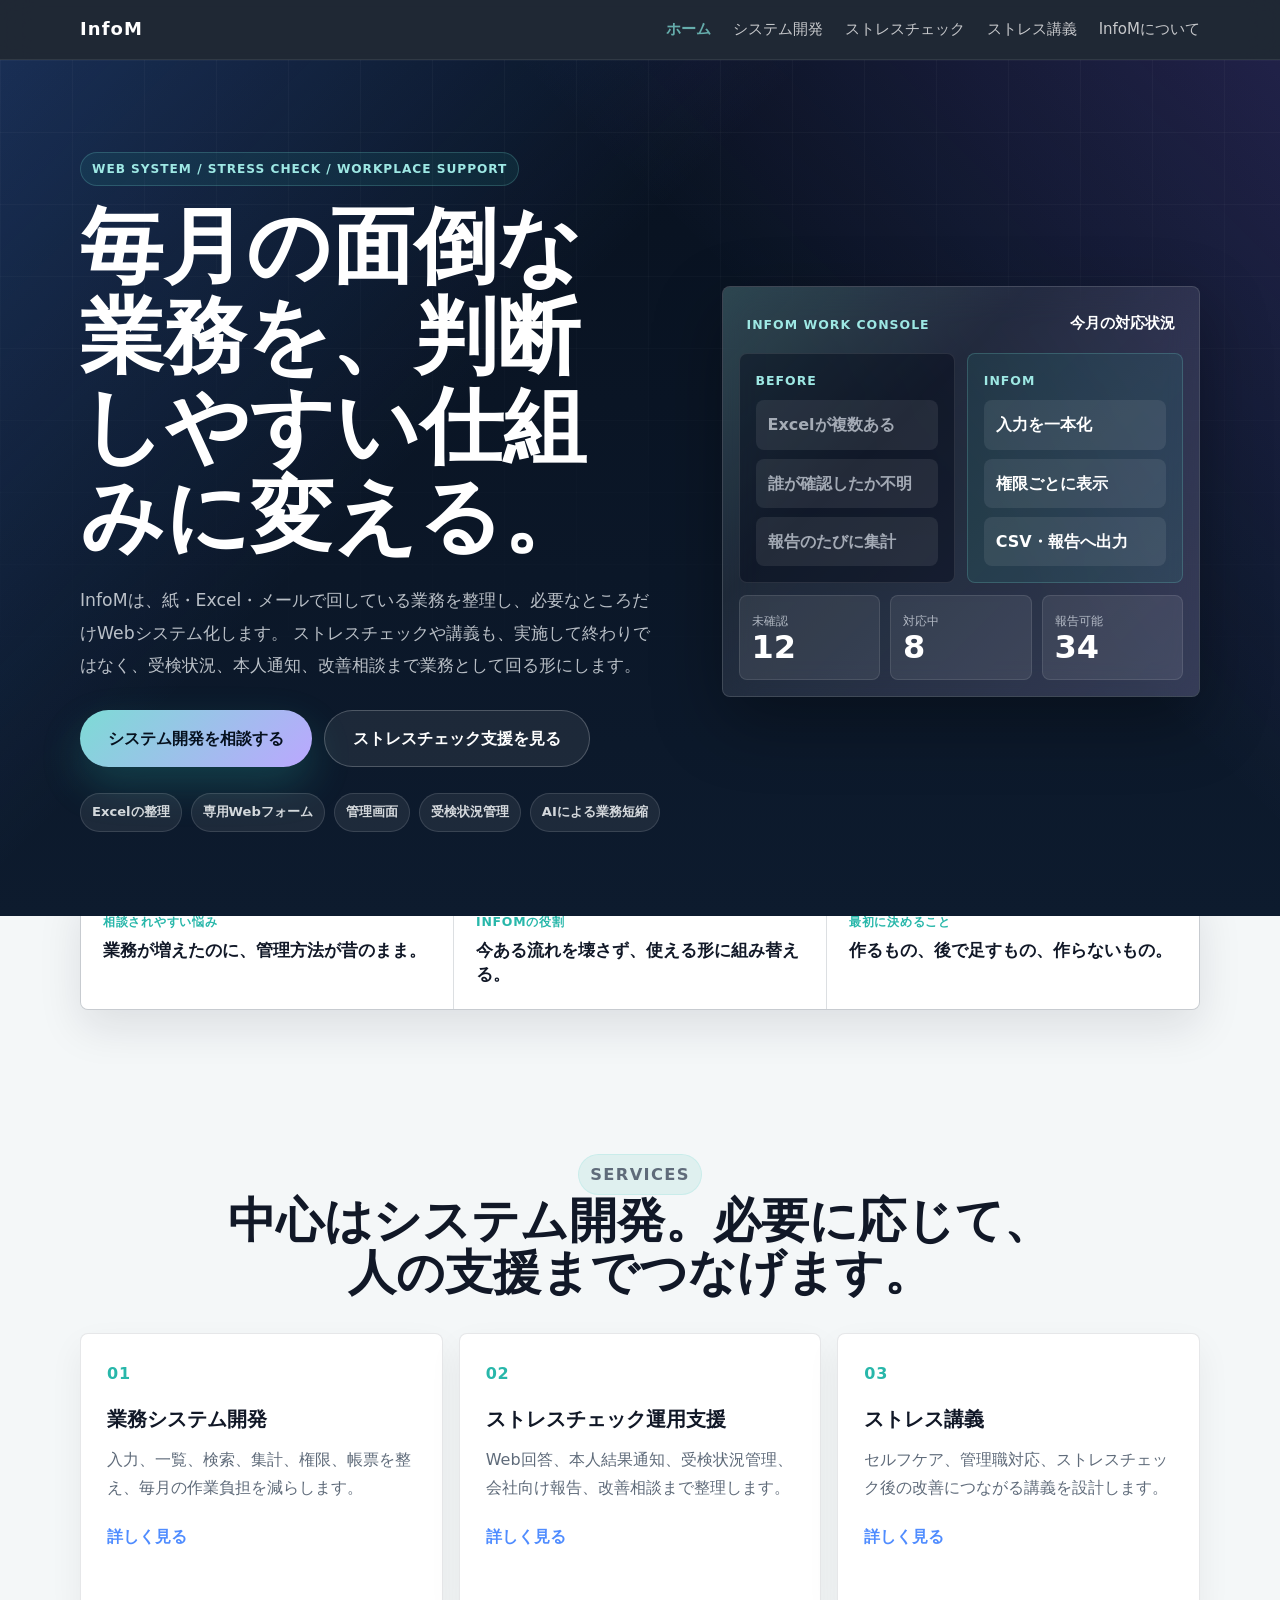
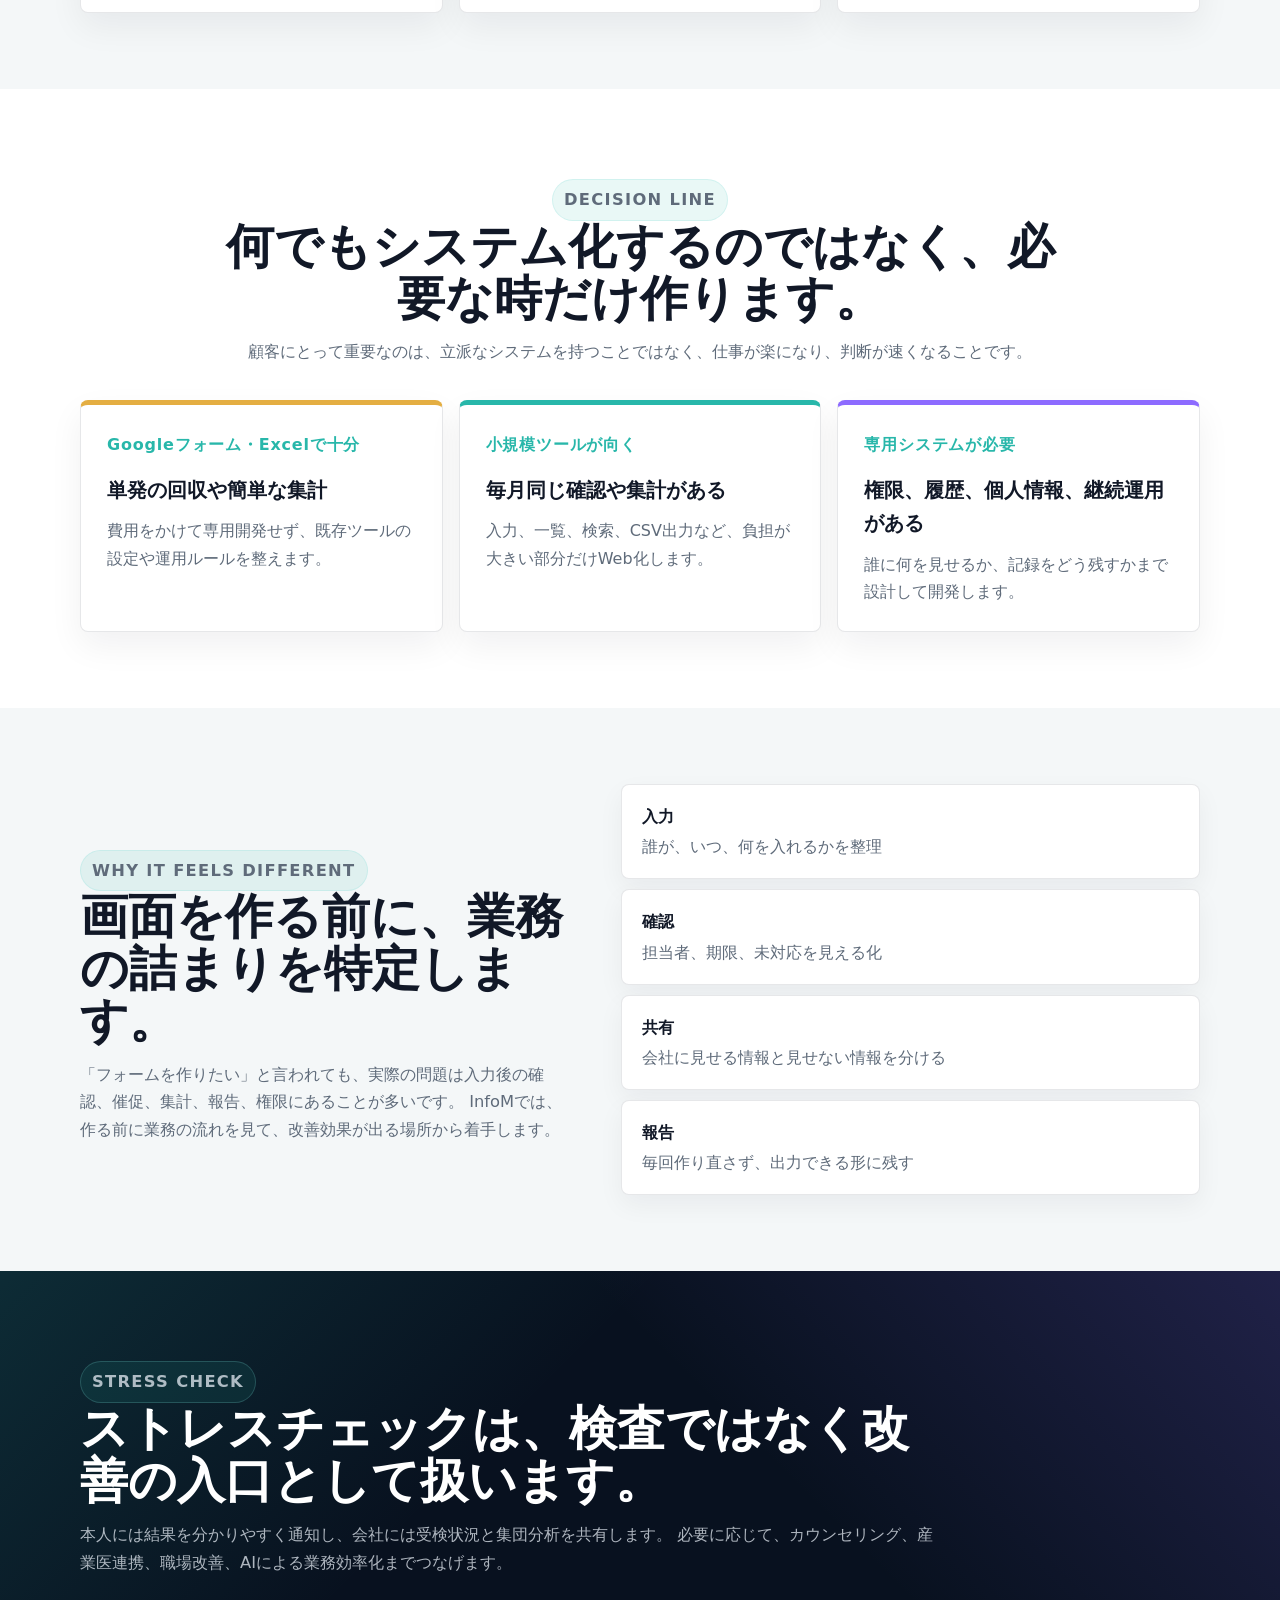
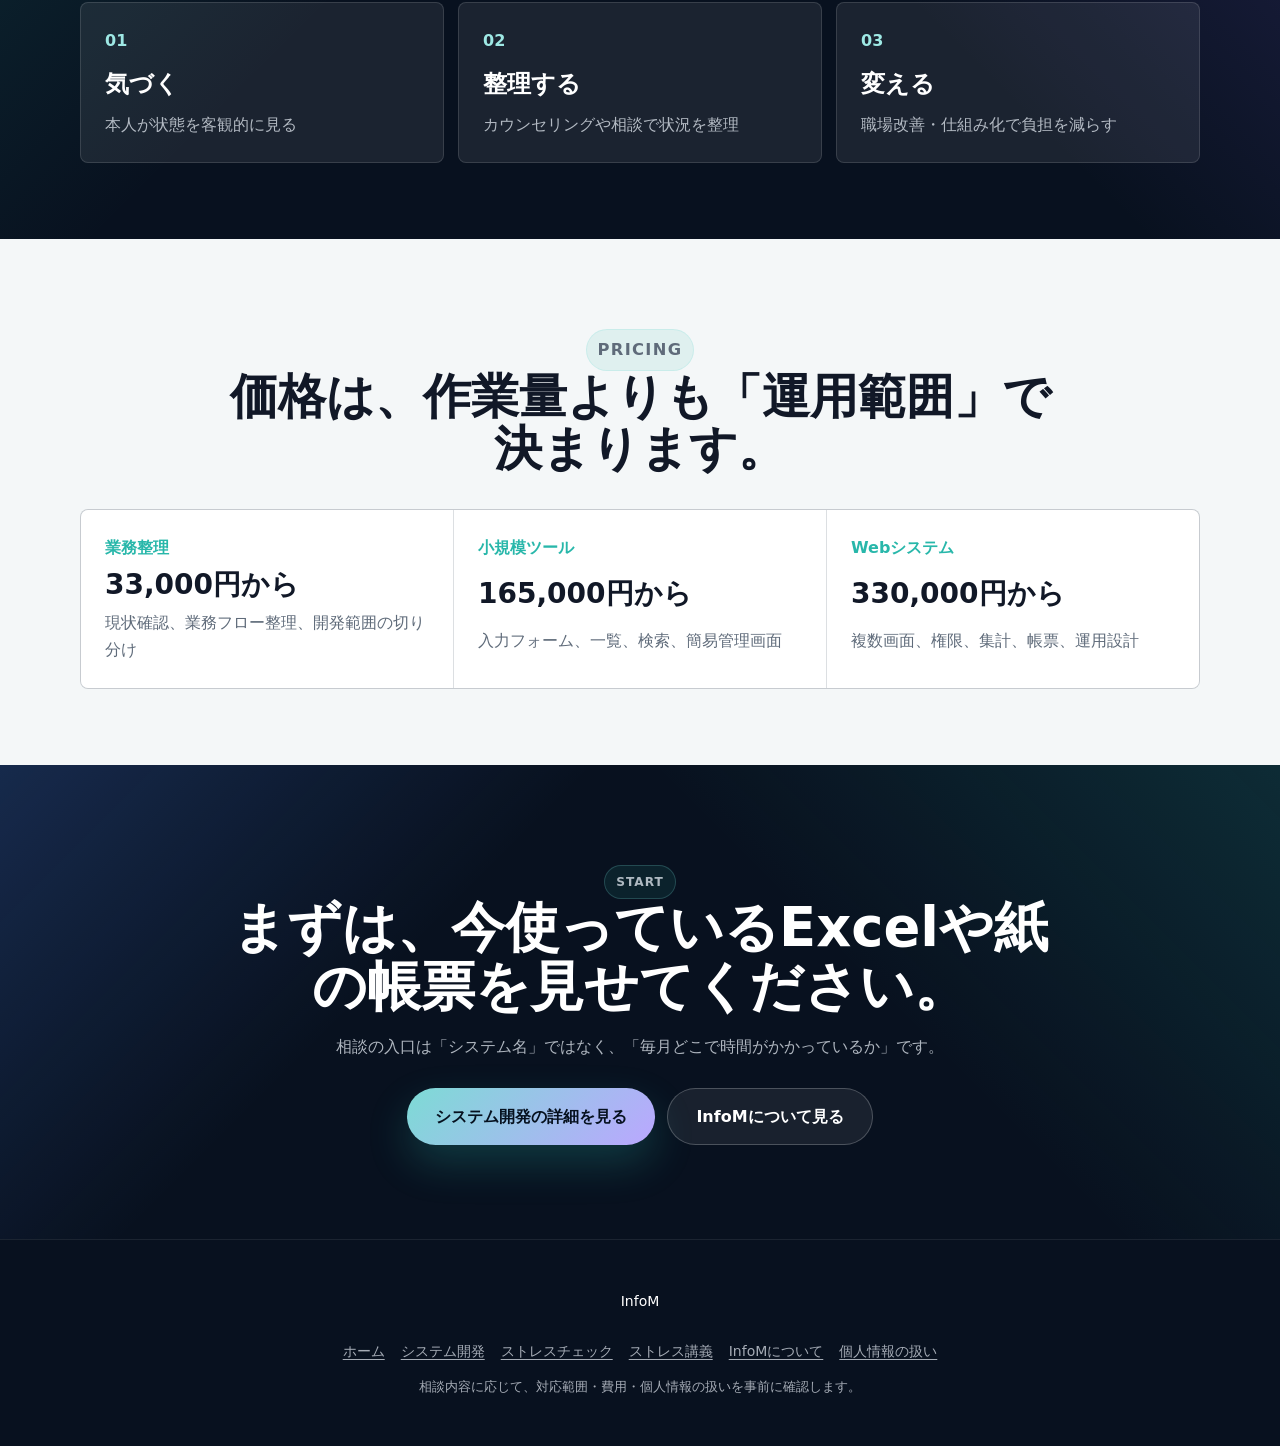
<file: index.html>
<!DOCTYPE html>
<html lang="ja">
<head>
  <meta charset="UTF-8" />
  <meta name="viewport" content="width=device-width, initial-scale=1.0" />
  <title>InfoM | 業務改善とWebシステム開発</title>
  <link rel="stylesheet" href="styles.css" />
</head>
<body class="studio-page">
  <header class="site-header">
    <div class="container header-inner">
      <a href="index.html" class="logo" aria-current="page">InfoM</a>
      <nav class="nav" aria-label="メインメニュー">
        <a href="index.html" aria-current="page">ホーム</a>
        <a href="system-development.html">システム開発</a>
        <a href="stress-check.html">ストレスチェック</a>
        <a href="lecture.html">ストレス講義</a>
        <a href="about.html">InfoMについて</a>
      </nav>
      <button type="button" class="menu-toggle" aria-expanded="false" aria-controls="mobile-nav">メニュー</button>
    </div>
    <div id="mobile-nav" class="mobile-nav" hidden>
      <a href="index.html" aria-current="page">ホーム</a>
      <a href="system-development.html">システム開発</a>
      <a href="stress-check.html">ストレスチェック</a>
      <a href="lecture.html">ストレス講義</a>
      <a href="about.html">InfoMについて</a>
    </div>
  </header>

  <main>
    <section class="studio-hero">
      <div class="container studio-hero-grid">
        <div class="studio-copy">
          <p class="studio-kicker">Web system / stress check / workplace support</p>
          <h1>毎月の面倒な業務を、判断しやすい仕組みに変える。</h1>
          <p class="studio-lead">
            InfoMは、紙・Excel・メールで回している業務を整理し、必要なところだけWebシステム化します。
            ストレスチェックや講義も、実施して終わりではなく、受検状況、本人通知、改善相談まで業務として回る形にします。
          </p>
          <div class="studio-actions">
            <a class="btn btn-primary btn-lg" href="system-development.html">システム開発を相談する</a>
            <a class="btn btn-outline btn-lg" href="stress-check.html">ストレスチェック支援を見る</a>
          </div>
          <div class="decision-tags" aria-label="相談できること">
            <span>Excelの整理</span>
            <span>専用Webフォーム</span>
            <span>管理画面</span>
            <span>受検状況管理</span>
            <span>AIによる業務短縮</span>
          </div>
        </div>

        <div class="workflow-showcase" aria-label="業務改善の流れ">
          <div class="showcase-head">
            <span>InfoM Work Console</span>
            <strong>今月の対応状況</strong>
          </div>
          <div class="showcase-lanes">
            <section>
              <span class="lane-label">Before</span>
              <div class="lane-item muted">Excelが複数ある</div>
              <div class="lane-item muted">誰が確認したか不明</div>
              <div class="lane-item muted">報告のたびに集計</div>
            </section>
            <section class="lane-active">
              <span class="lane-label">InfoM</span>
              <div class="lane-item">入力を一本化</div>
              <div class="lane-item">権限ごとに表示</div>
              <div class="lane-item">CSV・報告へ出力</div>
            </section>
          </div>
          <div class="showcase-result">
            <div><span>未確認</span><strong>12</strong></div>
            <div><span>対応中</span><strong>8</strong></div>
            <div><span>報告可能</span><strong>34</strong></div>
          </div>
        </div>
      </div>
    </section>

    <section class="studio-band">
      <div class="container studio-band-grid">
        <div>
          <span>相談されやすい悩み</span>
          <strong>業務が増えたのに、管理方法が昔のまま。</strong>
        </div>
        <div>
          <span>InfoMの役割</span>
          <strong>今ある流れを壊さず、使える形に組み替える。</strong>
        </div>
        <div>
          <span>最初に決めること</span>
          <strong>作るもの、後で足すもの、作らないもの。</strong>
        </div>
      </div>
    </section>

    <section class="studio-section">
      <div class="container">
        <div class="studio-section-head">
          <p class="studio-kicker">Services</p>
          <h2>中心はシステム開発。必要に応じて、人の支援までつなげます。</h2>
        </div>
        <div class="service-overview">
          <a href="system-development.html">
            <span>01</span>
            <h3>業務システム開発</h3>
            <p>入力、一覧、検索、集計、権限、帳票を整え、毎月の作業負担を減らします。</p>
            <em>詳しく見る</em>
          </a>
          <a href="stress-check.html">
            <span>02</span>
            <h3>ストレスチェック運用支援</h3>
            <p>Web回答、本人結果通知、受検状況管理、会社向け報告、改善相談まで整理します。</p>
            <em>詳しく見る</em>
          </a>
          <a href="lecture.html">
            <span>03</span>
            <h3>ストレス講義</h3>
            <p>セルフケア、管理職対応、ストレスチェック後の改善につながる講義を設計します。</p>
            <em>詳しく見る</em>
          </a>
        </div>
      </div>
    </section>

    <section class="studio-section studio-light">
      <div class="container">
        <div class="studio-section-head">
          <p class="studio-kicker">Decision Line</p>
          <h2>何でもシステム化するのではなく、必要な時だけ作ります。</h2>
          <p>顧客にとって重要なのは、立派なシステムを持つことではなく、仕事が楽になり、判断が速くなることです。</p>
        </div>
        <div class="decision-grid">
          <article>
            <span>Googleフォーム・Excelで十分</span>
            <h3>単発の回収や簡単な集計</h3>
            <p>費用をかけて専用開発せず、既存ツールの設定や運用ルールを整えます。</p>
          </article>
          <article>
            <span>小規模ツールが向く</span>
            <h3>毎月同じ確認や集計がある</h3>
            <p>入力、一覧、検索、CSV出力など、負担が大きい部分だけWeb化します。</p>
          </article>
          <article>
            <span>専用システムが必要</span>
            <h3>権限、履歴、個人情報、継続運用がある</h3>
            <p>誰に何を見せるか、記録をどう残すかまで設計して開発します。</p>
          </article>
        </div>
      </div>
    </section>

    <section class="studio-section">
      <div class="container proof-grid">
        <div>
          <p class="studio-kicker">Why it feels different</p>
          <h2>画面を作る前に、業務の詰まりを特定します。</h2>
          <p>
            「フォームを作りたい」と言われても、実際の問題は入力後の確認、催促、集計、報告、権限にあることが多いです。
            InfoMでは、作る前に業務の流れを見て、改善効果が出る場所から着手します。
          </p>
        </div>
        <div class="proof-list">
          <div><strong>入力</strong><span>誰が、いつ、何を入れるかを整理</span></div>
          <div><strong>確認</strong><span>担当者、期限、未対応を見える化</span></div>
          <div><strong>共有</strong><span>会社に見せる情報と見せない情報を分ける</span></div>
          <div><strong>報告</strong><span>毎回作り直さず、出力できる形に残す</span></div>
        </div>
      </div>
    </section>

    <section class="studio-section studio-dark">
      <div class="container">
        <div class="studio-section-head left">
          <p class="studio-kicker">Stress Check</p>
          <h2>ストレスチェックは、検査ではなく改善の入口として扱います。</h2>
          <p>
            本人には結果を分かりやすく通知し、会社には受検状況と集団分析を共有します。
            必要に応じて、カウンセリング、産業医連携、職場改善、AIによる業務効率化までつなげます。
          </p>
        </div>
        <div class="stress-support-flow">
          <div><span>01</span><strong>気づく</strong><em>本人が状態を客観的に見る</em></div>
          <div><span>02</span><strong>整理する</strong><em>カウンセリングや相談で状況を整理</em></div>
          <div><span>03</span><strong>変える</strong><em>職場改善・仕組み化で負担を減らす</em></div>
        </div>
      </div>
    </section>

    <section class="studio-section">
      <div class="container">
        <div class="studio-section-head">
          <p class="studio-kicker">Pricing</p>
          <h2>価格は、作業量よりも「運用範囲」で決まります。</h2>
        </div>
        <div class="pricing-table-lite">
          <div><span>業務整理</span><strong>33,000円から</strong><em>現状確認、業務フロー整理、開発範囲の切り分け</em></div>
          <div><span>小規模ツール</span><strong>165,000円から</strong><em>入力フォーム、一覧、検索、簡易管理画面</em></div>
          <div><span>Webシステム</span><strong>330,000円から</strong><em>複数画面、権限、集計、帳票、運用設計</em></div>
        </div>
      </div>
    </section>

    <section class="studio-cta">
      <div class="container">
        <p class="studio-kicker">Start</p>
        <h2>まずは、今使っているExcelや紙の帳票を見せてください。</h2>
        <p>相談の入口は「システム名」ではなく、「毎月どこで時間がかかっているか」です。</p>
        <div class="studio-actions center">
          <a class="btn btn-primary btn-lg" href="system-development.html">システム開発の詳細を見る</a>
          <a class="btn btn-outline btn-lg" href="about.html">InfoMについて見る</a>
        </div>
      </div>
    </section>
  </main>

  <footer class="site-footer">
    <div class="container footer-inner">
      <p class="footer-brand">InfoM</p>
      <nav class="footer-nav" aria-label="フッターメニュー">
        <a href="index.html">ホーム</a>
        <a href="system-development.html">システム開発</a>
        <a href="stress-check.html">ストレスチェック</a>
        <a href="lecture.html">ストレス講義</a>
        <a href="about.html">InfoMについて</a>
        <a href="privacy.html">個人情報の扱い</a>
      </nav>
      <p class="copyright">相談内容に応じて、対応範囲・費用・個人情報の扱いを事前に確認します。</p>
    </div>
  </footer>
  <script>
    const button = document.querySelector('.menu-toggle');
    const nav = document.querySelector('#mobile-nav');
    if (button && nav) {
      button.addEventListener('click', () => {
        const expanded = button.getAttribute('aria-expanded') === 'true';
        button.setAttribute('aria-expanded', String(!expanded));
        nav.hidden = expanded;
      });
    }
  </script>
</body>
</html>
</file>
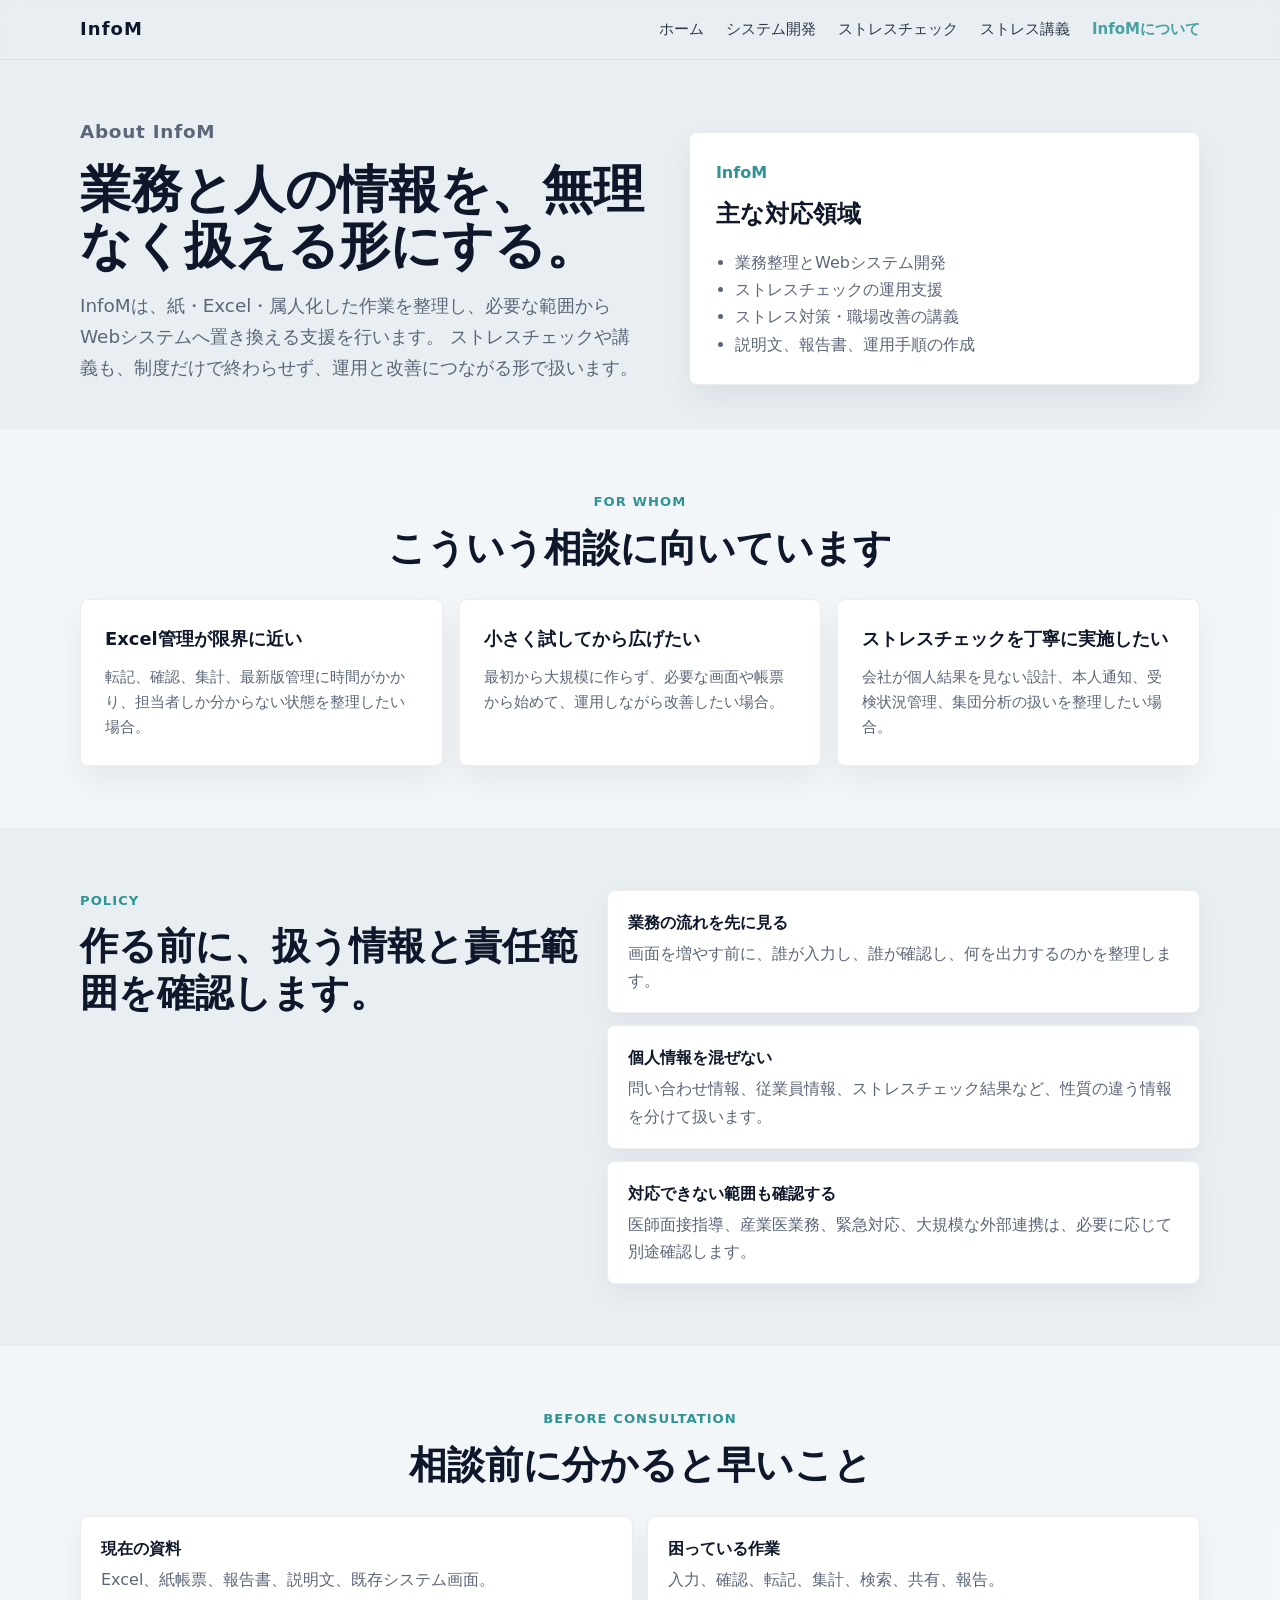
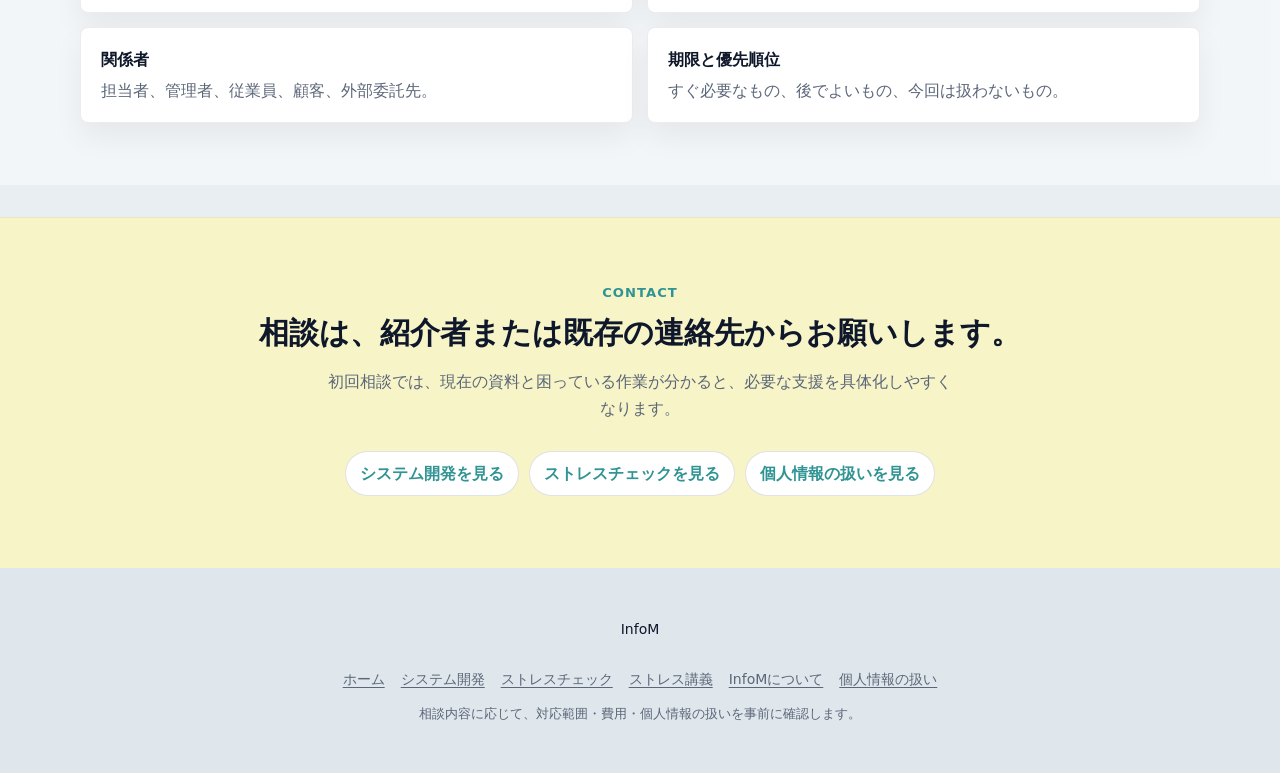
<file: about.html>
<!DOCTYPE html>
<html lang="ja">
<head>
  <meta charset="UTF-8" />
  <meta name="viewport" content="width=device-width, initial-scale=1.0" />
  <title>InfoM | InfoMについて</title>
  <link rel="stylesheet" href="styles.css" />
</head>
<body>
  <header class="site-header">
    <div class="container header-inner">
      <a href="index.html" class="logo">InfoM</a>
      <nav class="nav" aria-label="メインメニュー">
        <a href="index.html">ホーム</a>
        <a href="system-development.html">システム開発</a>
        <a href="stress-check.html">ストレスチェック</a>
        <a href="lecture.html">ストレス講義</a>
        <a href="about.html" aria-current="page">InfoMについて</a>
      </nav>
      <button type="button" class="menu-toggle" aria-expanded="false" aria-controls="mobile-nav">メニュー</button>
    </div>
    <div id="mobile-nav" class="mobile-nav" hidden>
      <a href="index.html">ホーム</a>
      <a href="system-development.html">システム開発</a>
      <a href="stress-check.html">ストレスチェック</a>
      <a href="lecture.html">ストレス講義</a>
      <a href="about.html" aria-current="page">InfoMについて</a>
    </div>
  </header>

  <main>
    <section class="page-hero">
      <div class="container page-hero-grid">
        <div>
          <p class="page-kicker">About InfoM</p>
          <h1 class="page-title">業務と人の情報を、無理なく扱える形にする。</h1>
          <p class="page-lead">
            InfoMは、紙・Excel・属人化した作業を整理し、必要な範囲からWebシステムへ置き換える支援を行います。
            ストレスチェックや講義も、制度だけで終わらせず、運用と改善につながる形で扱います。
          </p>
        </div>
        <div class="profile-card">
          <span>InfoM</span>
          <h2>主な対応領域</h2>
          <ul>
            <li>業務整理とWebシステム開発</li>
            <li>ストレスチェックの運用支援</li>
            <li>ストレス対策・職場改善の講義</li>
            <li>説明文、報告書、運用手順の作成</li>
          </ul>
        </div>
      </div>
    </section>

    <section class="lp-section lp-muted">
      <div class="container">
        <p class="lp-kicker centered">For Whom</p>
        <h2 class="lp-title centered">こういう相談に向いています</h2>
        <div class="lp-card-grid">
          <article class="lp-card">
            <h3>Excel管理が限界に近い</h3>
            <p>転記、確認、集計、最新版管理に時間がかかり、担当者しか分からない状態を整理したい場合。</p>
          </article>
          <article class="lp-card">
            <h3>小さく試してから広げたい</h3>
            <p>最初から大規模に作らず、必要な画面や帳票から始めて、運用しながら改善したい場合。</p>
          </article>
          <article class="lp-card">
            <h3>ストレスチェックを丁寧に実施したい</h3>
            <p>会社が個人結果を見ない設計、本人通知、受検状況管理、集団分析の扱いを整理したい場合。</p>
          </article>
        </div>
      </div>
    </section>

    <section class="lp-section">
      <div class="container lp-split">
        <div>
          <p class="lp-kicker">Policy</p>
          <h2>作る前に、扱う情報と責任範囲を確認します。</h2>
        </div>
        <div class="lp-review-list">
          <div>
            <strong>業務の流れを先に見る</strong>
            <p>画面を増やす前に、誰が入力し、誰が確認し、何を出力するのかを整理します。</p>
          </div>
          <div>
            <strong>個人情報を混ぜない</strong>
            <p>問い合わせ情報、従業員情報、ストレスチェック結果など、性質の違う情報を分けて扱います。</p>
          </div>
          <div>
            <strong>対応できない範囲も確認する</strong>
            <p>医師面接指導、産業医業務、緊急対応、大規模な外部連携は、必要に応じて別途確認します。</p>
          </div>
        </div>
      </div>
    </section>

    <section class="lp-section lp-muted">
      <div class="container">
        <p class="lp-kicker centered">Before Consultation</p>
        <h2 class="lp-title centered">相談前に分かると早いこと</h2>
        <div class="info-grid">
          <div><strong>現在の資料</strong><span>Excel、紙帳票、報告書、説明文、既存システム画面。</span></div>
          <div><strong>困っている作業</strong><span>入力、確認、転記、集計、検索、共有、報告。</span></div>
          <div><strong>関係者</strong><span>担当者、管理者、従業員、顧客、外部委託先。</span></div>
          <div><strong>期限と優先順位</strong><span>すぐ必要なもの、後でよいもの、今回は扱わないもの。</span></div>
        </div>
      </div>
    </section>

    <section class="cta-band">
      <div class="container cta-simple">
        <p class="lp-kicker centered">Contact</p>
        <h2 class="cta-title">相談は、紹介者または既存の連絡先からお願いします。</h2>
        <p class="cta-lead">初回相談では、現在の資料と困っている作業が分かると、必要な支援を具体化しやすくなります。</p>
        <div class="link-panel">
          <a href="system-development.html">システム開発を見る</a>
          <a href="stress-check.html">ストレスチェックを見る</a>
          <a href="privacy.html">個人情報の扱いを見る</a>
        </div>
      </div>
    </section>
  </main>

  <footer class="site-footer">
    <div class="container footer-inner">
      <p class="footer-brand">InfoM</p>
      <nav class="footer-nav" aria-label="フッターメニュー">
        <a href="index.html">ホーム</a>
        <a href="system-development.html">システム開発</a>
        <a href="stress-check.html">ストレスチェック</a>
        <a href="lecture.html">ストレス講義</a>
        <a href="about.html">InfoMについて</a>
        <a href="privacy.html">個人情報の扱い</a>
      </nav>
      <p class="copyright">相談内容に応じて、対応範囲・費用・個人情報の扱いを事前に確認します。</p>
    </div>
  </footer>
  <script>
    const button = document.querySelector('.menu-toggle');
    const nav = document.querySelector('#mobile-nav');
    if (button && nav) {
      button.addEventListener('click', () => {
        const expanded = button.getAttribute('aria-expanded') === 'true';
        button.setAttribute('aria-expanded', String(!expanded));
        nav.hidden = expanded;
      });
    }
  </script>
</body>
</html>
</file>
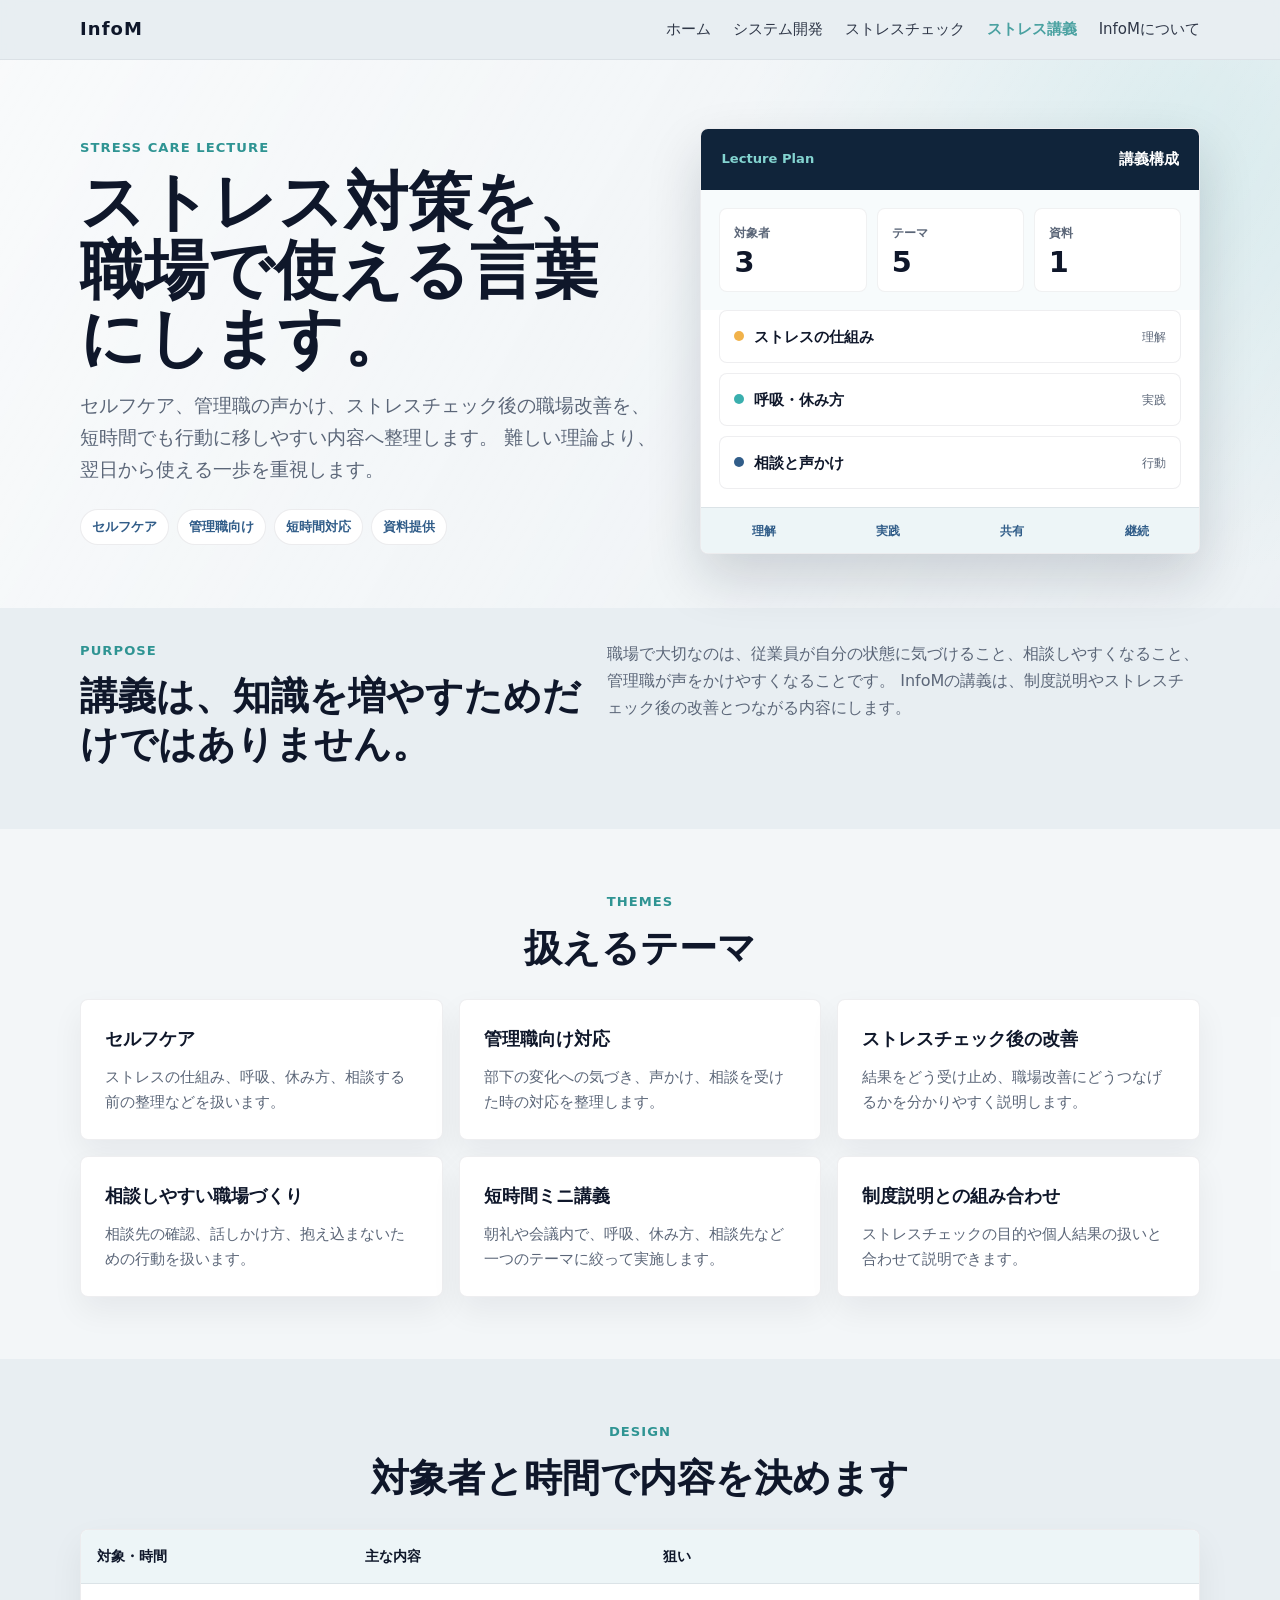
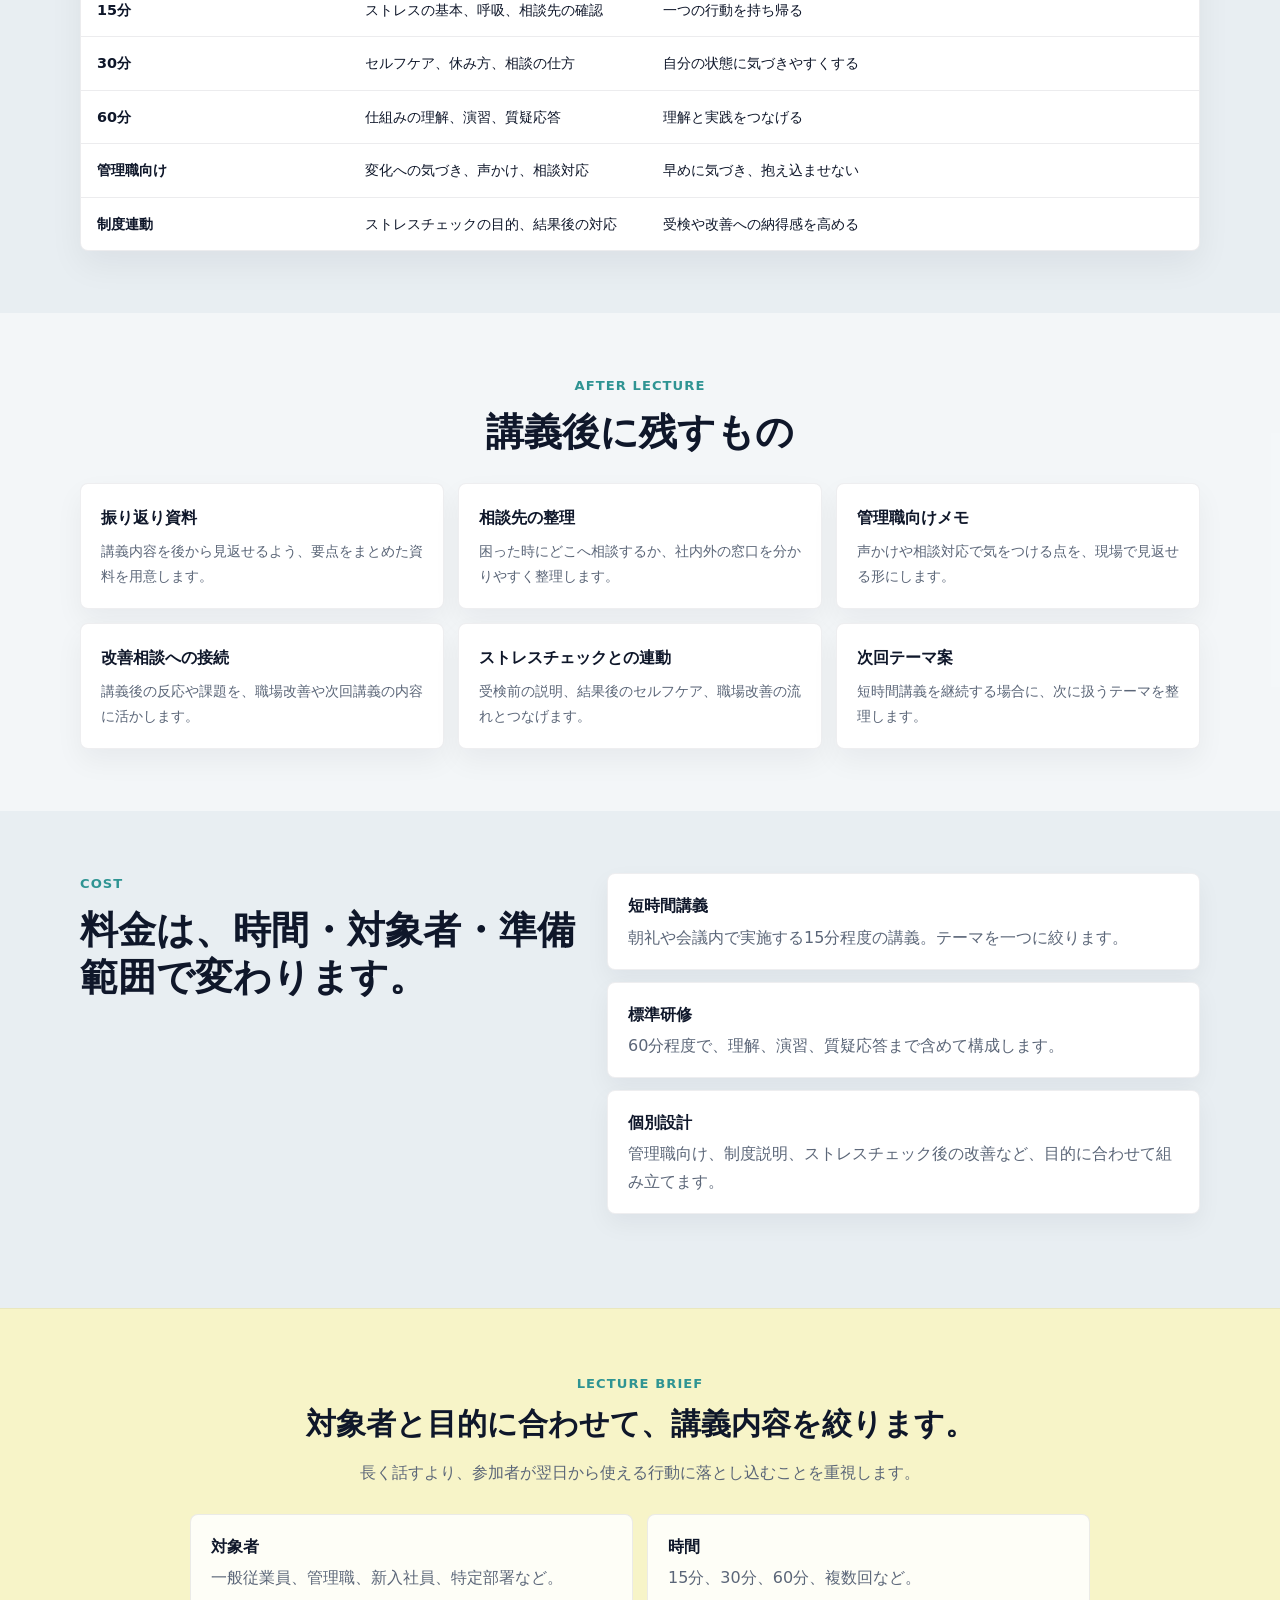
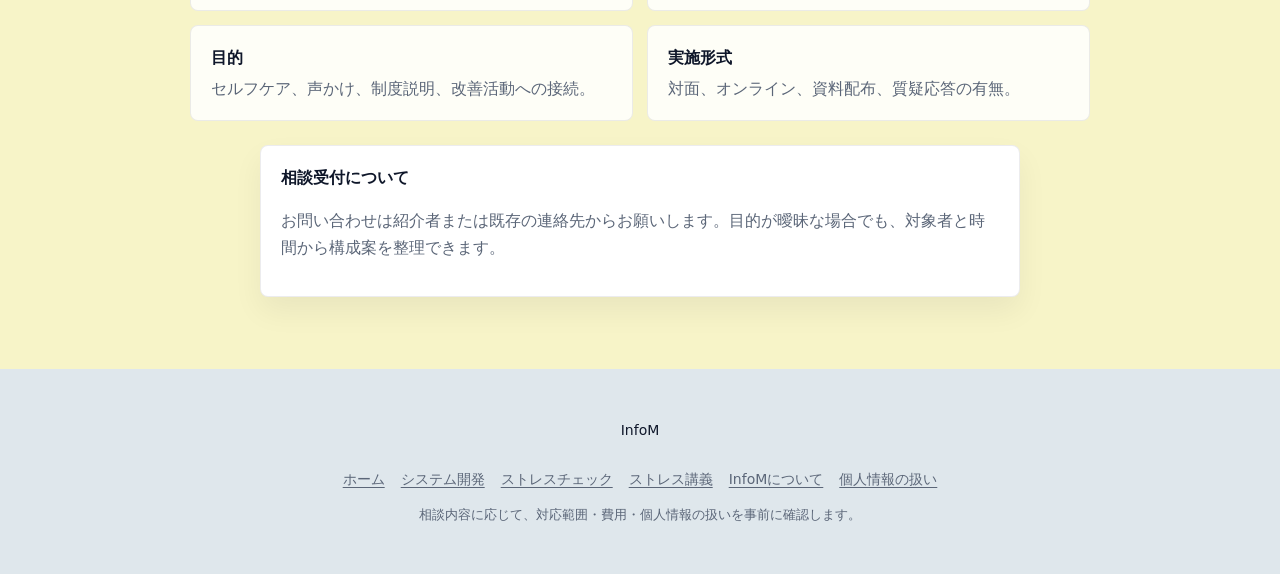
<file: lecture.html>
<!DOCTYPE html>
<html lang="ja">
<head>
  <meta charset="UTF-8" />
  <meta name="viewport" content="width=device-width, initial-scale=1.0" />
  <title>InfoM | ストレス講義</title>
  <link rel="stylesheet" href="styles.css" />
</head>
<body>
  <header class="site-header">
    <div class="container header-inner">
      <a href="index.html" class="logo">InfoM</a>
      <nav class="nav" aria-label="メインメニュー">
        <a href="index.html">ホーム</a>
        <a href="system-development.html">システム開発</a>
        <a href="stress-check.html">ストレスチェック</a>
        <a href="lecture.html" aria-current="page">ストレス講義</a>
        <a href="about.html">InfoMについて</a>
      </nav>
      <button type="button" class="menu-toggle" aria-expanded="false" aria-controls="mobile-nav">メニュー</button>
    </div>
    <div id="mobile-nav" class="mobile-nav" hidden>
      <a href="index.html">ホーム</a>
      <a href="system-development.html">システム開発</a>
      <a href="stress-check.html">ストレスチェック</a>
      <a href="lecture.html" aria-current="page">ストレス講義</a>
      <a href="about.html">InfoMについて</a>
    </div>
  </header>

  <main>
    <section class="lp-hero">
      <div class="container lp-hero-inner">
        <div class="lp-hero-copy">
          <p class="lp-kicker">Stress Care Lecture</p>
          <h1>ストレス対策を、職場で使える言葉にします。</h1>
          <p class="lp-lead">
            セルフケア、管理職の声かけ、ストレスチェック後の職場改善を、短時間でも行動に移しやすい内容へ整理します。
            難しい理論より、翌日から使える一歩を重視します。
          </p>
          <div class="lp-trust-row" aria-label="講義の特徴">
            <span>セルフケア</span>
            <span>管理職向け</span>
            <span>短時間対応</span>
            <span>資料提供</span>
          </div>
        </div>
        <div class="product-shot" aria-label="講義設計のイメージ">
          <div class="product-topbar">
            <span>Lecture Plan</span>
            <strong>講義構成</strong>
          </div>
          <div class="product-metrics">
            <div><span>対象者</span><strong>3</strong></div>
            <div><span>テーマ</span><strong>5</strong></div>
            <div><span>資料</span><strong>1</strong></div>
          </div>
          <div class="product-list">
            <div><span class="status status-new"></span><strong>ストレスの仕組み</strong><em>理解</em></div>
            <div><span class="status status-work"></span><strong>呼吸・休み方</strong><em>実践</em></div>
            <div><span class="status status-done"></span><strong>相談と声かけ</strong><em>行動</em></div>
          </div>
          <div class="product-foot">
            <span>理解</span>
            <span>実践</span>
            <span>共有</span>
            <span>継続</span>
          </div>
        </div>
      </div>
    </section>

    <section class="lp-section lp-intro">
      <div class="container lp-split">
        <div>
          <p class="lp-kicker">Purpose</p>
          <h2>講義は、知識を増やすためだけではありません。</h2>
        </div>
        <p>
          職場で大切なのは、従業員が自分の状態に気づけること、相談しやすくなること、管理職が声をかけやすくなることです。
          InfoMの講義は、制度説明やストレスチェック後の改善とつながる内容にします。
        </p>
      </div>
    </section>

    <section class="lp-section lp-muted">
      <div class="container">
        <p class="lp-kicker centered">Themes</p>
        <h2 class="lp-title centered">扱えるテーマ</h2>
        <div class="lp-card-grid">
          <article class="lp-card">
            <h3>セルフケア</h3>
            <p>ストレスの仕組み、呼吸、休み方、相談する前の整理などを扱います。</p>
          </article>
          <article class="lp-card">
            <h3>管理職向け対応</h3>
            <p>部下の変化への気づき、声かけ、相談を受けた時の対応を整理します。</p>
          </article>
          <article class="lp-card">
            <h3>ストレスチェック後の改善</h3>
            <p>結果をどう受け止め、職場改善にどうつなげるかを分かりやすく説明します。</p>
          </article>
          <article class="lp-card">
            <h3>相談しやすい職場づくり</h3>
            <p>相談先の確認、話しかけ方、抱え込まないための行動を扱います。</p>
          </article>
          <article class="lp-card">
            <h3>短時間ミニ講義</h3>
            <p>朝礼や会議内で、呼吸、休み方、相談先など一つのテーマに絞って実施します。</p>
          </article>
          <article class="lp-card">
            <h3>制度説明との組み合わせ</h3>
            <p>ストレスチェックの目的や個人結果の扱いと合わせて説明できます。</p>
          </article>
        </div>
      </div>
    </section>

    <section class="lp-section">
      <div class="container">
        <p class="lp-kicker centered">Design</p>
        <h2 class="lp-title centered">対象者と時間で内容を決めます</h2>
        <div class="lp-scope-table" role="table" aria-label="講義設計">
          <div class="lp-scope-head" role="row">
            <span role="columnheader">対象・時間</span>
            <span role="columnheader">主な内容</span>
            <span role="columnheader">狙い</span>
          </div>
          <div role="row"><span>15分</span><span>ストレスの基本、呼吸、相談先の確認</span><span>一つの行動を持ち帰る</span></div>
          <div role="row"><span>30分</span><span>セルフケア、休み方、相談の仕方</span><span>自分の状態に気づきやすくする</span></div>
          <div role="row"><span>60分</span><span>仕組みの理解、演習、質疑応答</span><span>理解と実践をつなげる</span></div>
          <div role="row"><span>管理職向け</span><span>変化への気づき、声かけ、相談対応</span><span>早めに気づき、抱え込ませない</span></div>
          <div role="row"><span>制度連動</span><span>ストレスチェックの目的、結果後の対応</span><span>受検や改善への納得感を高める</span></div>
        </div>
      </div>
    </section>

    <section class="lp-section lp-muted">
      <div class="container">
        <p class="lp-kicker centered">After Lecture</p>
        <h2 class="lp-title centered">講義後に残すもの</h2>
        <div class="lp-deliverable-grid">
          <article>
            <h3>振り返り資料</h3>
            <p>講義内容を後から見返せるよう、要点をまとめた資料を用意します。</p>
          </article>
          <article>
            <h3>相談先の整理</h3>
            <p>困った時にどこへ相談するか、社内外の窓口を分かりやすく整理します。</p>
          </article>
          <article>
            <h3>管理職向けメモ</h3>
            <p>声かけや相談対応で気をつける点を、現場で見返せる形にします。</p>
          </article>
          <article>
            <h3>改善相談への接続</h3>
            <p>講義後の反応や課題を、職場改善や次回講義の内容に活かします。</p>
          </article>
          <article>
            <h3>ストレスチェックとの連動</h3>
            <p>受検前の説明、結果後のセルフケア、職場改善の流れとつなげます。</p>
          </article>
          <article>
            <h3>次回テーマ案</h3>
            <p>短時間講義を継続する場合に、次に扱うテーマを整理します。</p>
          </article>
        </div>
      </div>
    </section>

    <section class="lp-section">
      <div class="container lp-split">
        <div>
          <p class="lp-kicker">Cost</p>
          <h2>料金は、時間・対象者・準備範囲で変わります。</h2>
        </div>
        <div class="lp-review-list">
          <div>
            <strong>短時間講義</strong>
            <p>朝礼や会議内で実施する15分程度の講義。テーマを一つに絞ります。</p>
          </div>
          <div>
            <strong>標準研修</strong>
            <p>60分程度で、理解、演習、質疑応答まで含めて構成します。</p>
          </div>
          <div>
            <strong>個別設計</strong>
            <p>管理職向け、制度説明、ストレスチェック後の改善など、目的に合わせて組み立てます。</p>
          </div>
        </div>
      </div>
    </section>

    <section class="cta-band">
      <div class="container cta-simple">
        <p class="lp-kicker centered">Lecture Brief</p>
        <h2 class="cta-title">対象者と目的に合わせて、講義内容を絞ります。</h2>
        <p class="cta-lead">長く話すより、参加者が翌日から使える行動に落とし込むことを重視します。</p>
        <div class="cta-checks">
          <div><strong>対象者</strong><span>一般従業員、管理職、新入社員、特定部署など。</span></div>
          <div><strong>時間</strong><span>15分、30分、60分、複数回など。</span></div>
          <div><strong>目的</strong><span>セルフケア、声かけ、制度説明、改善活動への接続。</span></div>
          <div><strong>実施形式</strong><span>対面、オンライン、資料配布、質疑応答の有無。</span></div>
        </div>
        <div class="notice-panel">
          <strong>相談受付について</strong>
          <p>お問い合わせは紹介者または既存の連絡先からお願いします。目的が曖昧な場合でも、対象者と時間から構成案を整理できます。</p>
        </div>
      </div>
    </section>
  </main>

  <footer class="site-footer">
    <div class="container footer-inner">
      <p class="footer-brand">InfoM</p>
      <nav class="footer-nav" aria-label="フッターメニュー">
        <a href="index.html">ホーム</a>
        <a href="system-development.html">システム開発</a>
        <a href="stress-check.html">ストレスチェック</a>
        <a href="lecture.html">ストレス講義</a>
        <a href="about.html">InfoMについて</a>
        <a href="privacy.html">個人情報の扱い</a>
      </nav>
      <p class="copyright">相談内容に応じて、対応範囲・費用・個人情報の扱いを事前に確認します。</p>
    </div>
  </footer>
  <script>
    const button = document.querySelector('.menu-toggle');
    const nav = document.querySelector('#mobile-nav');
    if (button && nav) {
      button.addEventListener('click', () => {
        const expanded = button.getAttribute('aria-expanded') === 'true';
        button.setAttribute('aria-expanded', String(!expanded));
        nav.hidden = expanded;
      });
    }
  </script>
</body>
</html>
</file>
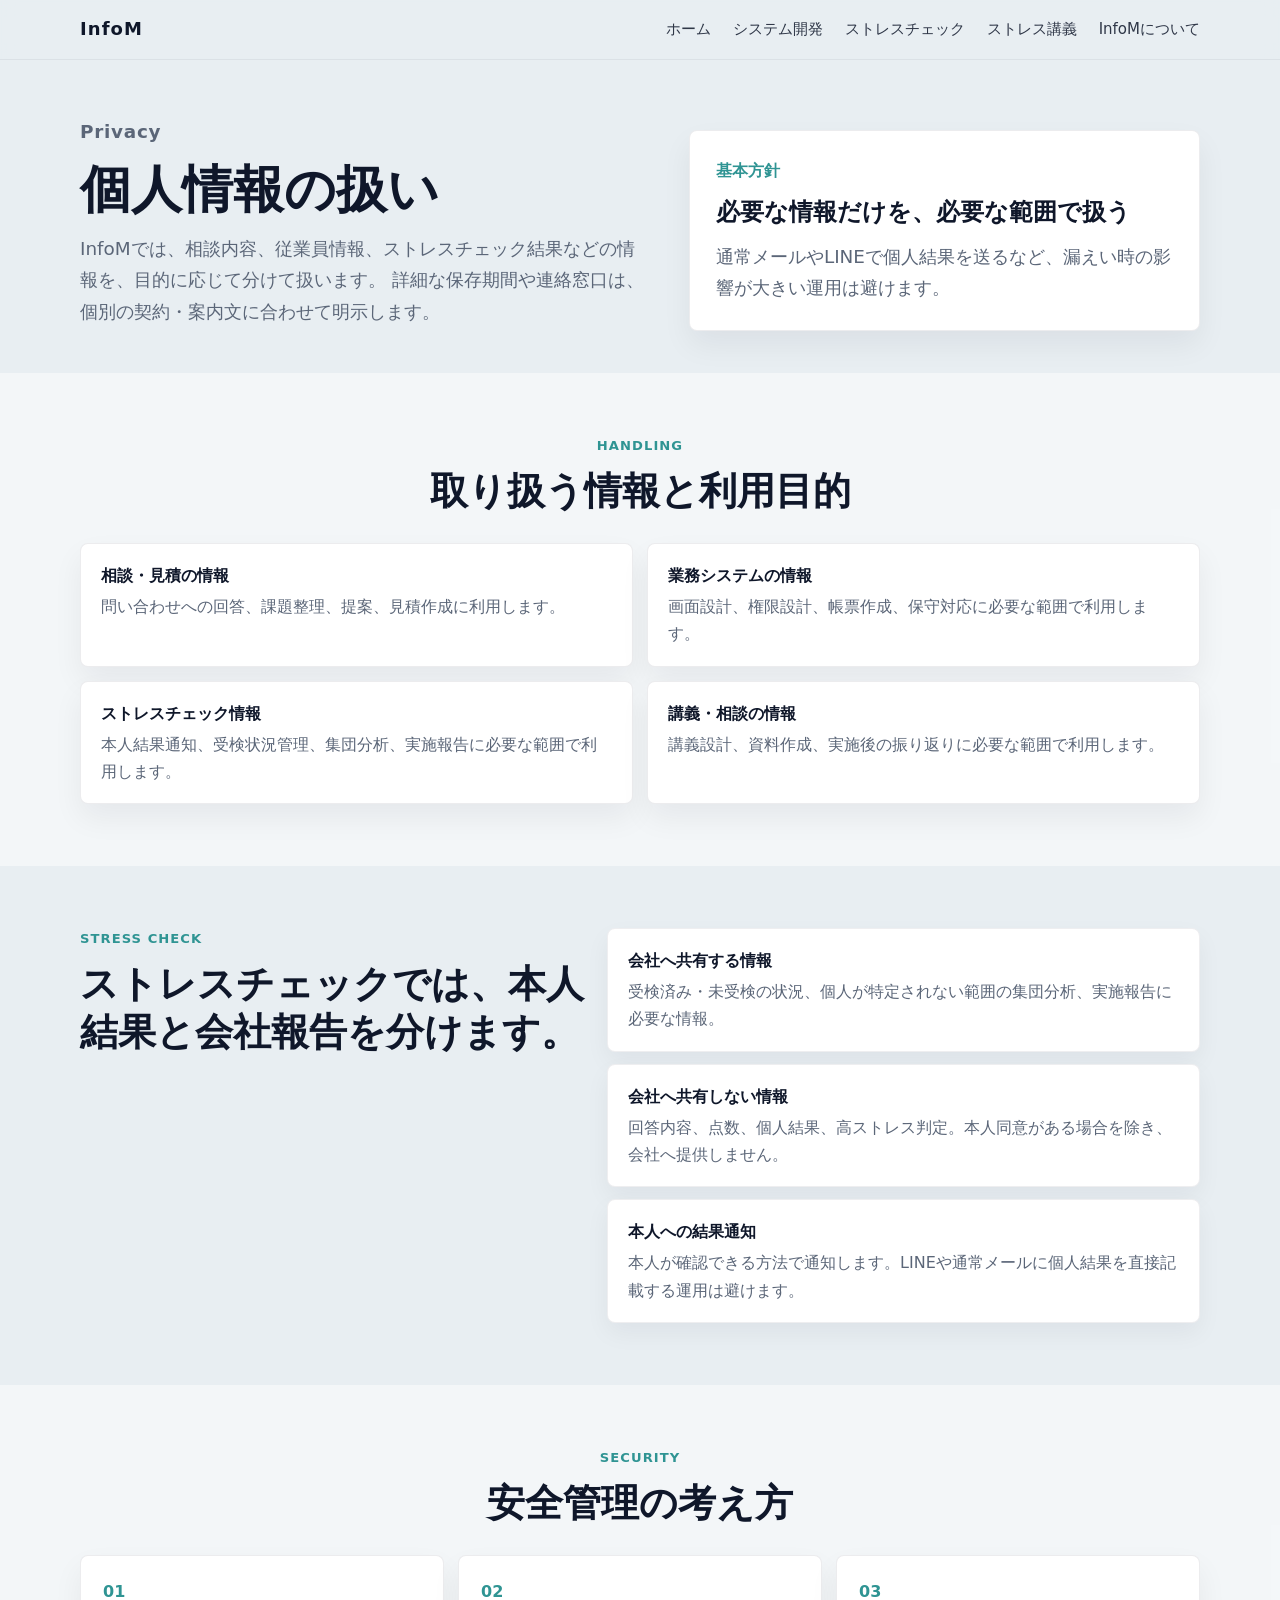
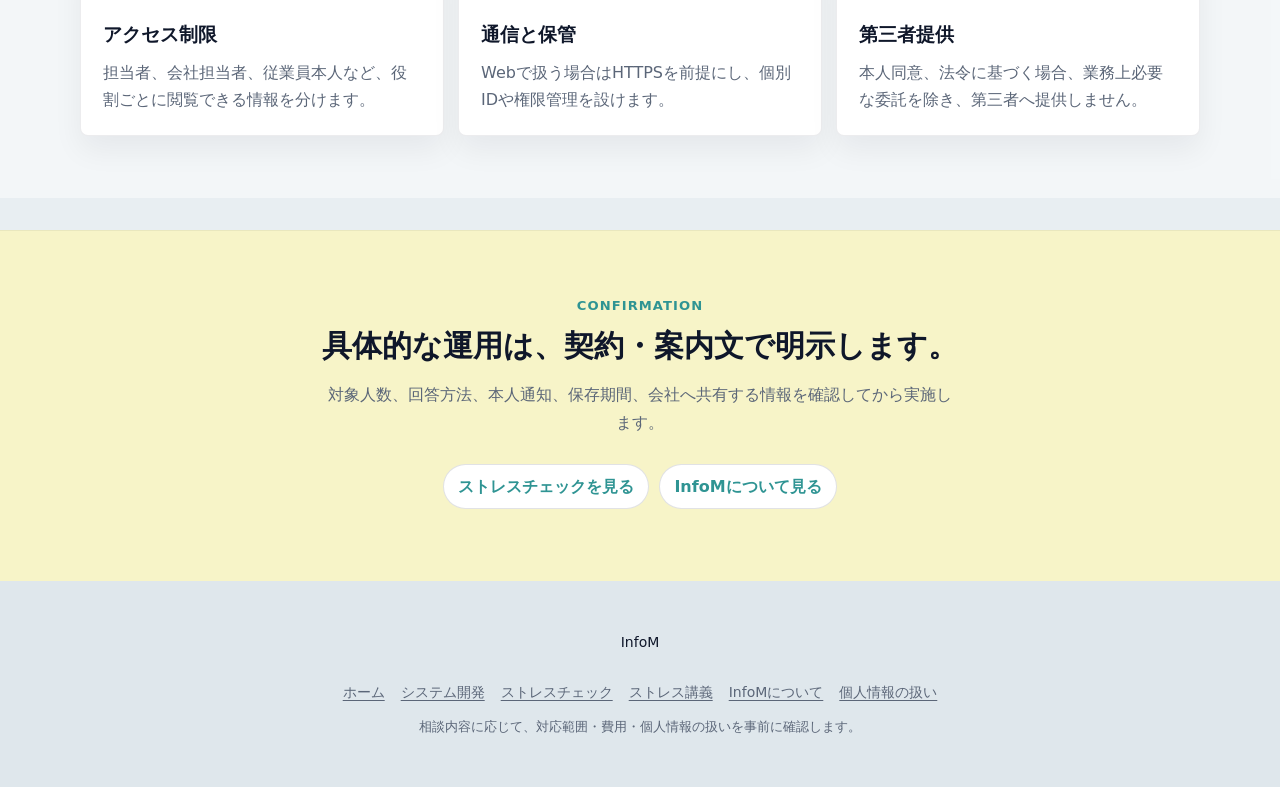
<file: privacy.html>
<!DOCTYPE html>
<html lang="ja">
<head>
  <meta charset="UTF-8" />
  <meta name="viewport" content="width=device-width, initial-scale=1.0" />
  <title>InfoM | 個人情報の扱い</title>
  <link rel="stylesheet" href="styles.css" />
</head>
<body>
  <header class="site-header">
    <div class="container header-inner">
      <a href="index.html" class="logo">InfoM</a>
      <nav class="nav" aria-label="メインメニュー">
        <a href="index.html">ホーム</a>
        <a href="system-development.html">システム開発</a>
        <a href="stress-check.html">ストレスチェック</a>
        <a href="lecture.html">ストレス講義</a>
        <a href="about.html">InfoMについて</a>
      </nav>
      <button type="button" class="menu-toggle" aria-expanded="false" aria-controls="mobile-nav">メニュー</button>
    </div>
    <div id="mobile-nav" class="mobile-nav" hidden>
      <a href="index.html">ホーム</a>
      <a href="system-development.html">システム開発</a>
      <a href="stress-check.html">ストレスチェック</a>
      <a href="lecture.html">ストレス講義</a>
      <a href="about.html">InfoMについて</a>
    </div>
  </header>

  <main>
    <section class="page-hero">
      <div class="container page-hero-grid">
        <div>
          <p class="page-kicker">Privacy</p>
          <h1 class="page-title">個人情報の扱い</h1>
          <p class="page-lead">
            InfoMでは、相談内容、従業員情報、ストレスチェック結果などの情報を、目的に応じて分けて扱います。
            詳細な保存期間や連絡窓口は、個別の契約・案内文に合わせて明示します。
          </p>
        </div>
        <div class="profile-card">
          <span>基本方針</span>
          <h2>必要な情報だけを、必要な範囲で扱う</h2>
          <p>通常メールやLINEで個人結果を送るなど、漏えい時の影響が大きい運用は避けます。</p>
        </div>
      </div>
    </section>

    <section class="lp-section lp-muted">
      <div class="container">
        <p class="lp-kicker centered">Handling</p>
        <h2 class="lp-title centered">取り扱う情報と利用目的</h2>
        <div class="info-grid">
          <div><strong>相談・見積の情報</strong><span>問い合わせへの回答、課題整理、提案、見積作成に利用します。</span></div>
          <div><strong>業務システムの情報</strong><span>画面設計、権限設計、帳票作成、保守対応に必要な範囲で利用します。</span></div>
          <div><strong>ストレスチェック情報</strong><span>本人結果通知、受検状況管理、集団分析、実施報告に必要な範囲で利用します。</span></div>
          <div><strong>講義・相談の情報</strong><span>講義設計、資料作成、実施後の振り返りに必要な範囲で利用します。</span></div>
        </div>
      </div>
    </section>

    <section class="lp-section">
      <div class="container lp-split">
        <div>
          <p class="lp-kicker">Stress Check</p>
          <h2>ストレスチェックでは、本人結果と会社報告を分けます。</h2>
        </div>
        <div class="lp-review-list">
          <div>
            <strong>会社へ共有する情報</strong>
            <p>受検済み・未受検の状況、個人が特定されない範囲の集団分析、実施報告に必要な情報。</p>
          </div>
          <div>
            <strong>会社へ共有しない情報</strong>
            <p>回答内容、点数、個人結果、高ストレス判定。本人同意がある場合を除き、会社へ提供しません。</p>
          </div>
          <div>
            <strong>本人への結果通知</strong>
            <p>本人が確認できる方法で通知します。LINEや通常メールに個人結果を直接記載する運用は避けます。</p>
          </div>
        </div>
      </div>
    </section>

    <section class="lp-section lp-muted">
      <div class="container">
        <p class="lp-kicker centered">Security</p>
        <h2 class="lp-title centered">安全管理の考え方</h2>
        <div class="trust-panel-grid">
          <article class="trust-panel">
            <span>01</span>
            <h3>アクセス制限</h3>
            <p>担当者、会社担当者、従業員本人など、役割ごとに閲覧できる情報を分けます。</p>
          </article>
          <article class="trust-panel">
            <span>02</span>
            <h3>通信と保管</h3>
            <p>Webで扱う場合はHTTPSを前提にし、個別IDや権限管理を設けます。</p>
          </article>
          <article class="trust-panel">
            <span>03</span>
            <h3>第三者提供</h3>
            <p>本人同意、法令に基づく場合、業務上必要な委託を除き、第三者へ提供しません。</p>
          </article>
        </div>
      </div>
    </section>

    <section class="cta-band">
      <div class="container cta-simple">
        <p class="lp-kicker centered">Confirmation</p>
        <h2 class="cta-title">具体的な運用は、契約・案内文で明示します。</h2>
        <p class="cta-lead">対象人数、回答方法、本人通知、保存期間、会社へ共有する情報を確認してから実施します。</p>
        <div class="link-panel">
          <a href="stress-check.html">ストレスチェックを見る</a>
          <a href="about.html">InfoMについて見る</a>
        </div>
      </div>
    </section>
  </main>

  <footer class="site-footer">
    <div class="container footer-inner">
      <p class="footer-brand">InfoM</p>
      <nav class="footer-nav" aria-label="フッターメニュー">
        <a href="index.html">ホーム</a>
        <a href="system-development.html">システム開発</a>
        <a href="stress-check.html">ストレスチェック</a>
        <a href="lecture.html">ストレス講義</a>
        <a href="about.html">InfoMについて</a>
        <a href="privacy.html">個人情報の扱い</a>
      </nav>
      <p class="copyright">相談内容に応じて、対応範囲・費用・個人情報の扱いを事前に確認します。</p>
    </div>
  </footer>
  <script>
    const button = document.querySelector('.menu-toggle');
    const nav = document.querySelector('#mobile-nav');
    if (button && nav) {
      button.addEventListener('click', () => {
        const expanded = button.getAttribute('aria-expanded') === 'true';
        button.setAttribute('aria-expanded', String(!expanded));
        nav.hidden = expanded;
      });
    }
  </script>
</body>
</html>
</file>
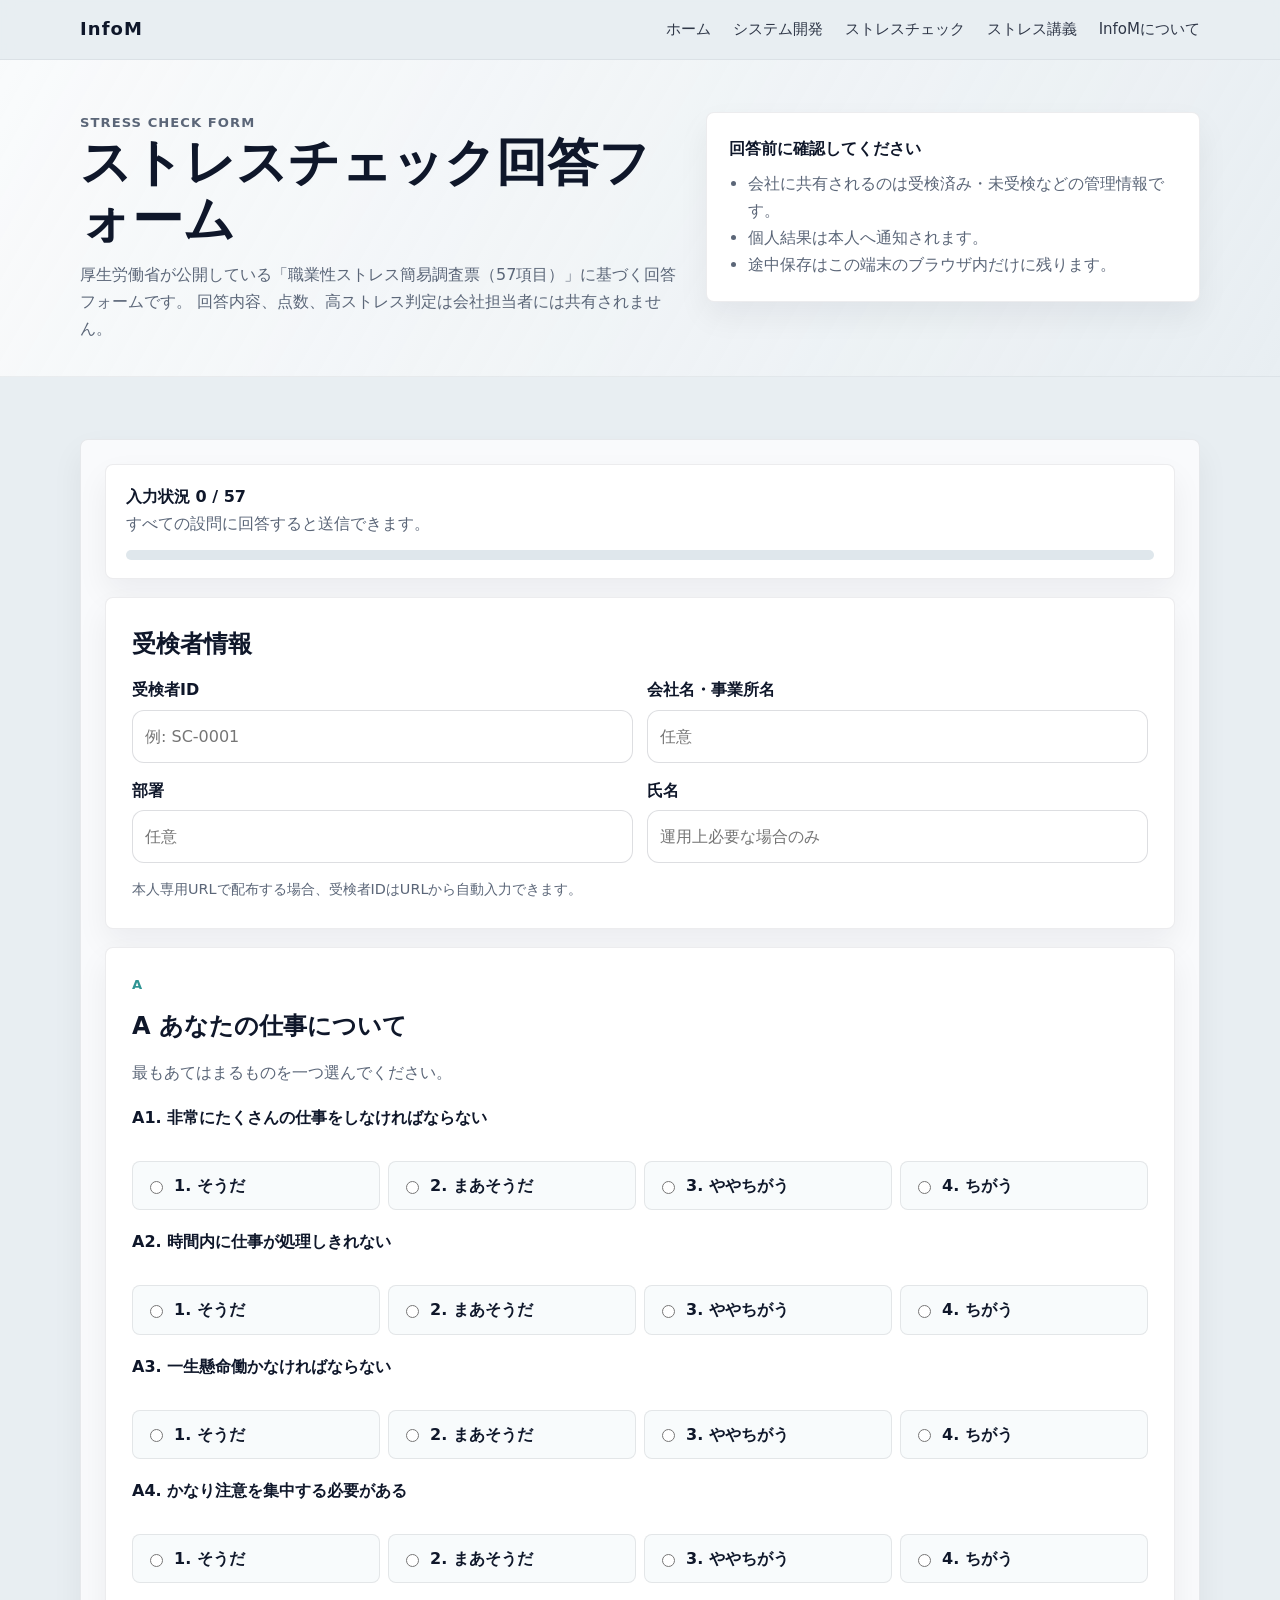
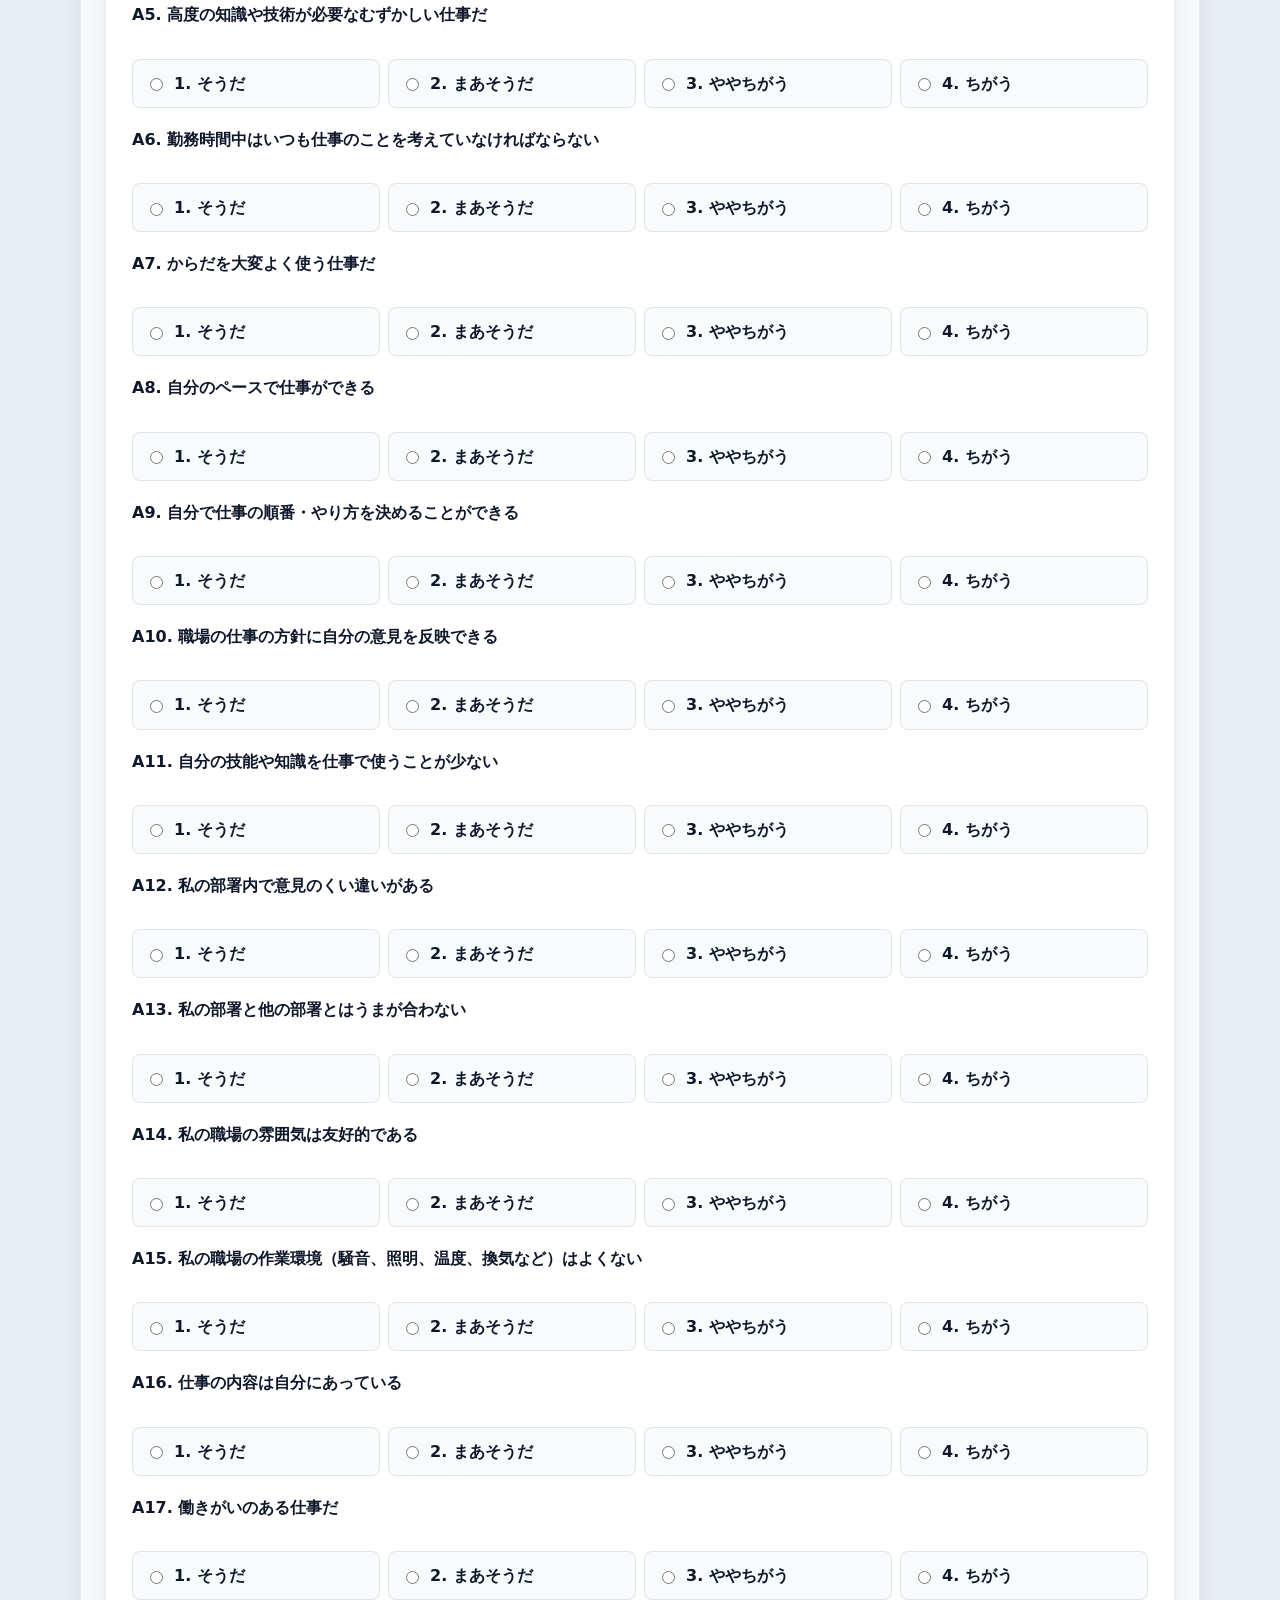
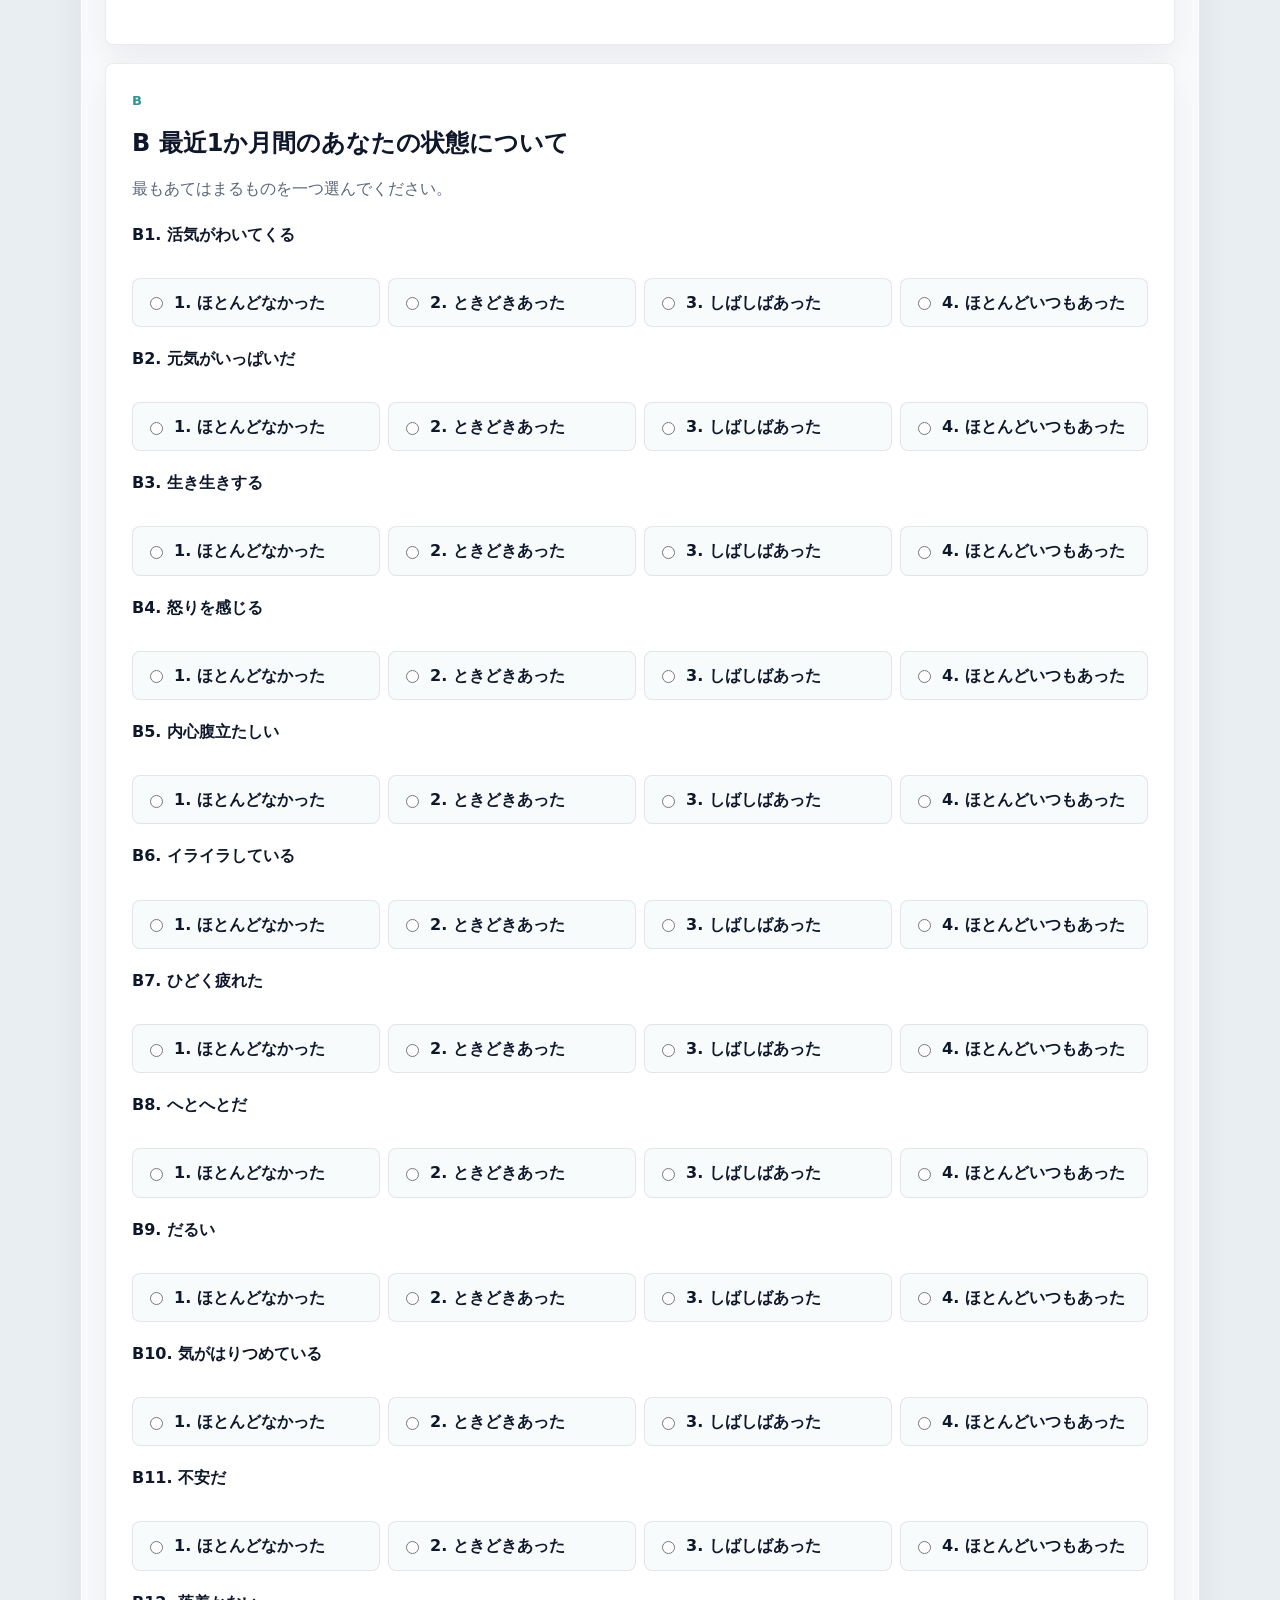
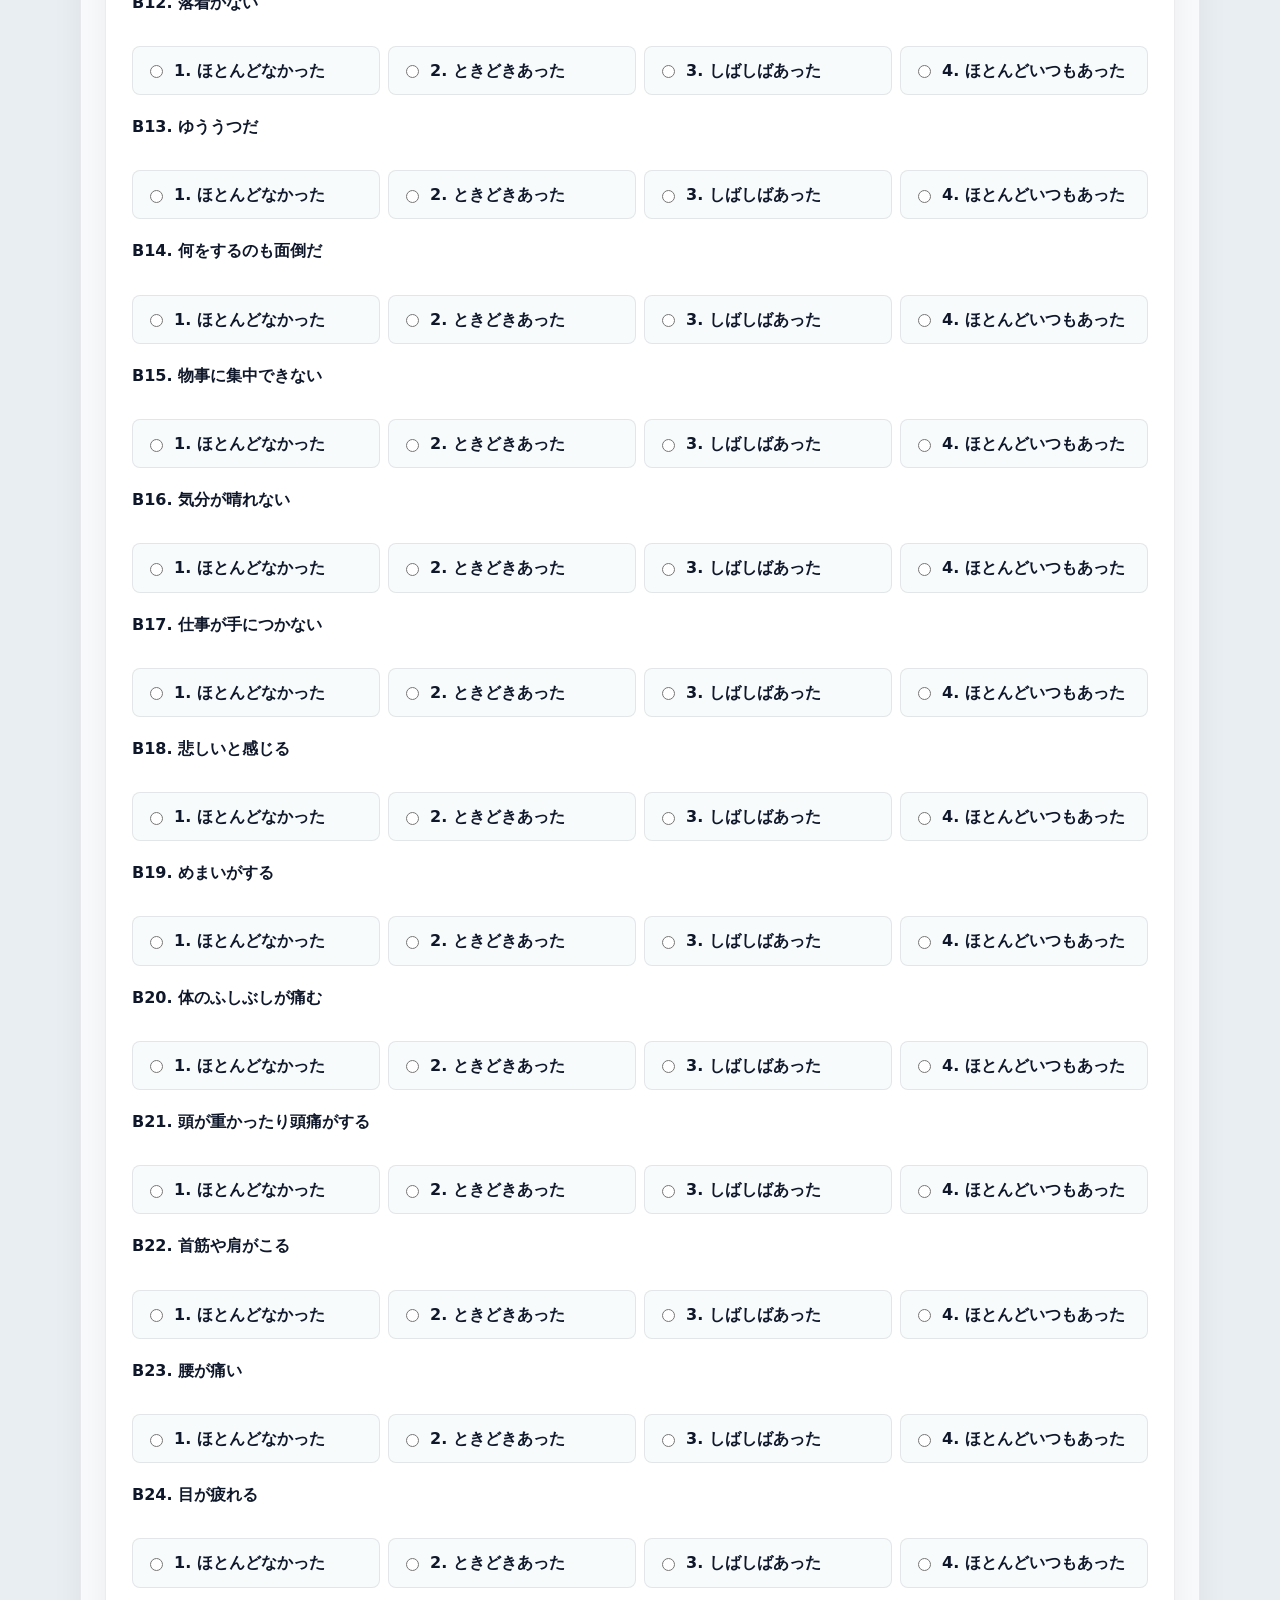
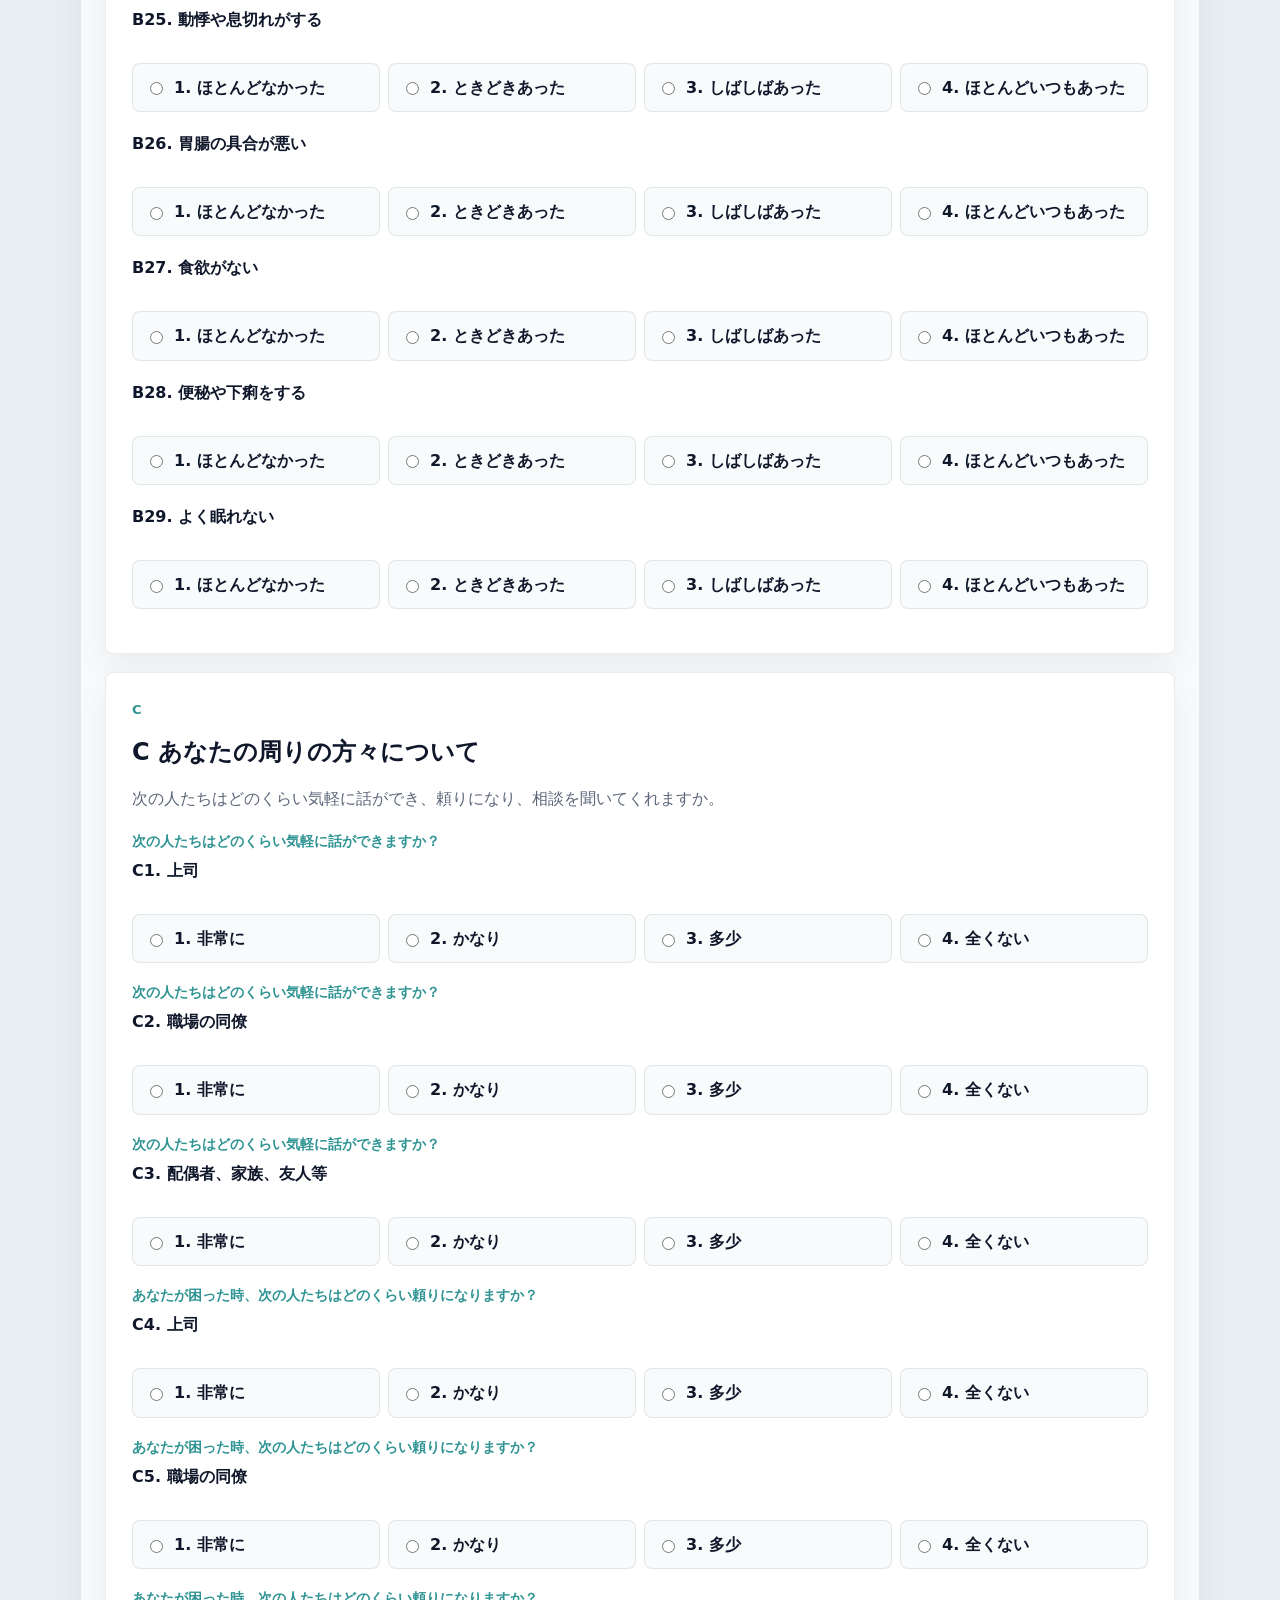
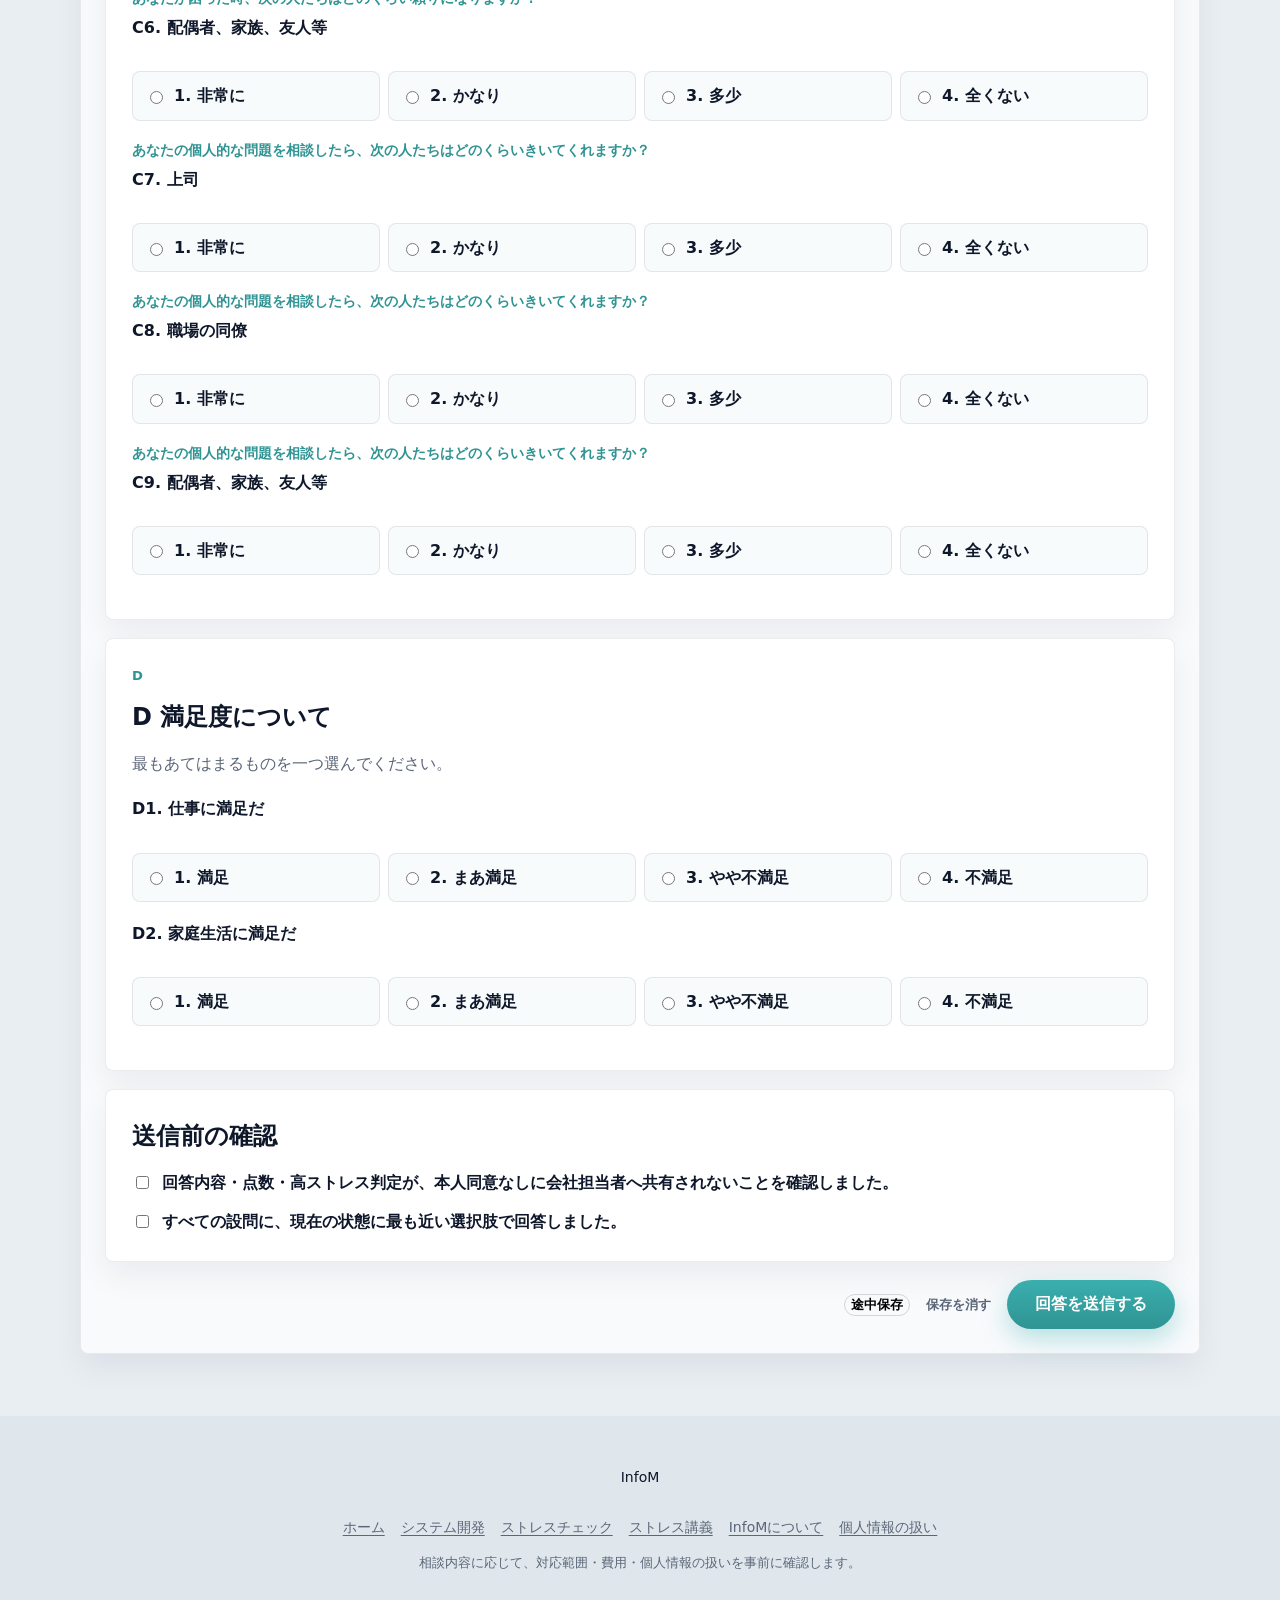
<file: stress-check-form.html>
<!DOCTYPE html>
<html lang="ja">
<head>
  <meta charset="UTF-8" />
  <meta name="viewport" content="width=device-width, initial-scale=1.0" />
  <title>InfoM | ストレスチェック回答フォーム</title>
  <link rel="stylesheet" href="styles.css" />
</head>
<body>
  <header class="site-header">
    <div class="container header-inner">
      <a href="index.html" class="logo">InfoM</a>
      <nav class="nav" aria-label="メインメニュー">
        <a href="index.html">ホーム</a>
        <a href="system-development.html">システム開発</a>
        <a href="stress-check.html">ストレスチェック</a>
        <a href="lecture.html">ストレス講義</a>
        <a href="about.html">InfoMについて</a>
      </nav>
      <button type="button" class="menu-toggle" aria-expanded="false" aria-controls="mobile-nav">メニュー</button>
    </div>
    <div id="mobile-nav" class="mobile-nav" hidden>
      <a href="index.html">ホーム</a>
      <a href="system-development.html">システム開発</a>
      <a href="stress-check.html">ストレスチェック</a>
      <a href="lecture.html">ストレス講義</a>
      <a href="about.html">InfoMについて</a>
    </div>
  </header>

  <main>
    <section class="form-hero">
      <div class="container form-hero-inner">
        <div>
          <p class="lp-kicker">Stress Check Form</p>
          <h1>ストレスチェック回答フォーム</h1>
          <p>
            厚生労働省が公開している「職業性ストレス簡易調査票（57項目）」に基づく回答フォームです。
            回答内容、点数、高ストレス判定は会社担当者には共有されません。
          </p>
        </div>
        <aside class="form-guard">
          <strong>回答前に確認してください</strong>
          <ul>
            <li>会社に共有されるのは受検済み・未受検などの管理情報です。</li>
            <li>個人結果は本人へ通知されます。</li>
            <li>途中保存はこの端末のブラウザ内だけに残ります。</li>
          </ul>
        </aside>
      </div>
    </section>

    <section class="lp-section">
      <div class="container">
        <div class="form-shell">
          <div class="form-progress-card">
            <div>
              <strong id="progressText">入力状況 0 / 57</strong>
              <span>すべての設問に回答すると送信できます。</span>
            </div>
            <div class="progress-track" aria-hidden="true"><span id="progressBar"></span></div>
          </div>

          <form id="stressCheckForm" class="stress-form" novalidate>
            <section class="respondent-panel" aria-labelledby="respondentTitle">
              <h2 id="respondentTitle">受検者情報</h2>
              <div class="respondent-grid">
                <label>
                  <span>受検者ID</span>
                  <input id="respondentId" name="respondentId" type="text" autocomplete="off" required placeholder="例: SC-0001" />
                </label>
                <label>
                  <span>会社名・事業所名</span>
                  <input id="organization" name="organization" type="text" autocomplete="organization" placeholder="任意" />
                </label>
                <label>
                  <span>部署</span>
                  <input id="department" name="department" type="text" autocomplete="off" placeholder="任意" />
                </label>
                <label>
                  <span>氏名</span>
                  <input id="personName" name="personName" type="text" autocomplete="name" placeholder="運用上必要な場合のみ" />
                </label>
              </div>
              <p class="form-note-left">本人専用URLで配布する場合、受検者IDはURLから自動入力できます。</p>
            </section>

            <div id="questionRoot" class="question-root"></div>

            <section class="agreement-panel" aria-labelledby="agreementTitle">
              <h2 id="agreementTitle">送信前の確認</h2>
              <label class="check-line">
                <input id="privacyConfirm" name="privacyConfirm" type="checkbox" required />
                <span>回答内容・点数・高ストレス判定が、本人同意なしに会社担当者へ共有されないことを確認しました。</span>
              </label>
              <label class="check-line">
                <input id="answerConfirm" name="answerConfirm" type="checkbox" required />
                <span>すべての設問に、現在の状態に最も近い選択肢で回答しました。</span>
              </label>
            </section>

            <div class="form-actions-bar">
              <button type="button" id="saveDraftButton" class="btn btn-outline">途中保存</button>
              <button type="button" id="clearDraftButton" class="btn btn-ghost">保存を消す</button>
              <button type="submit" class="btn btn-primary btn-lg">回答を送信する</button>
            </div>
          </form>

          <div id="formMessage" class="form-message" role="status" aria-live="polite" hidden></div>
        </div>
      </div>
    </section>
  </main>

  <footer class="site-footer">
    <div class="container footer-inner">
      <p class="footer-brand">InfoM</p>
      <nav class="footer-nav" aria-label="フッターメニュー">
        <a href="index.html">ホーム</a>
        <a href="system-development.html">システム開発</a>
        <a href="stress-check.html">ストレスチェック</a>
        <a href="lecture.html">ストレス講義</a>
        <a href="about.html">InfoMについて</a>
        <a href="privacy.html">個人情報の扱い</a>
      </nav>
      <p class="copyright">相談内容に応じて、対応範囲・費用・個人情報の扱いを事前に確認します。</p>
    </div>
  </footer>
  <script>
    const button = document.querySelector('.menu-toggle');
    const nav = document.querySelector('#mobile-nav');
    if (button && nav) {
      button.addEventListener('click', () => {
        const expanded = button.getAttribute('aria-expanded') === 'true';
        button.setAttribute('aria-expanded', String(!expanded));
        nav.hidden = expanded;
      });
    }
  </script>
  <script src="stress-check-form.js"></script>
</body>
</html>
</file>
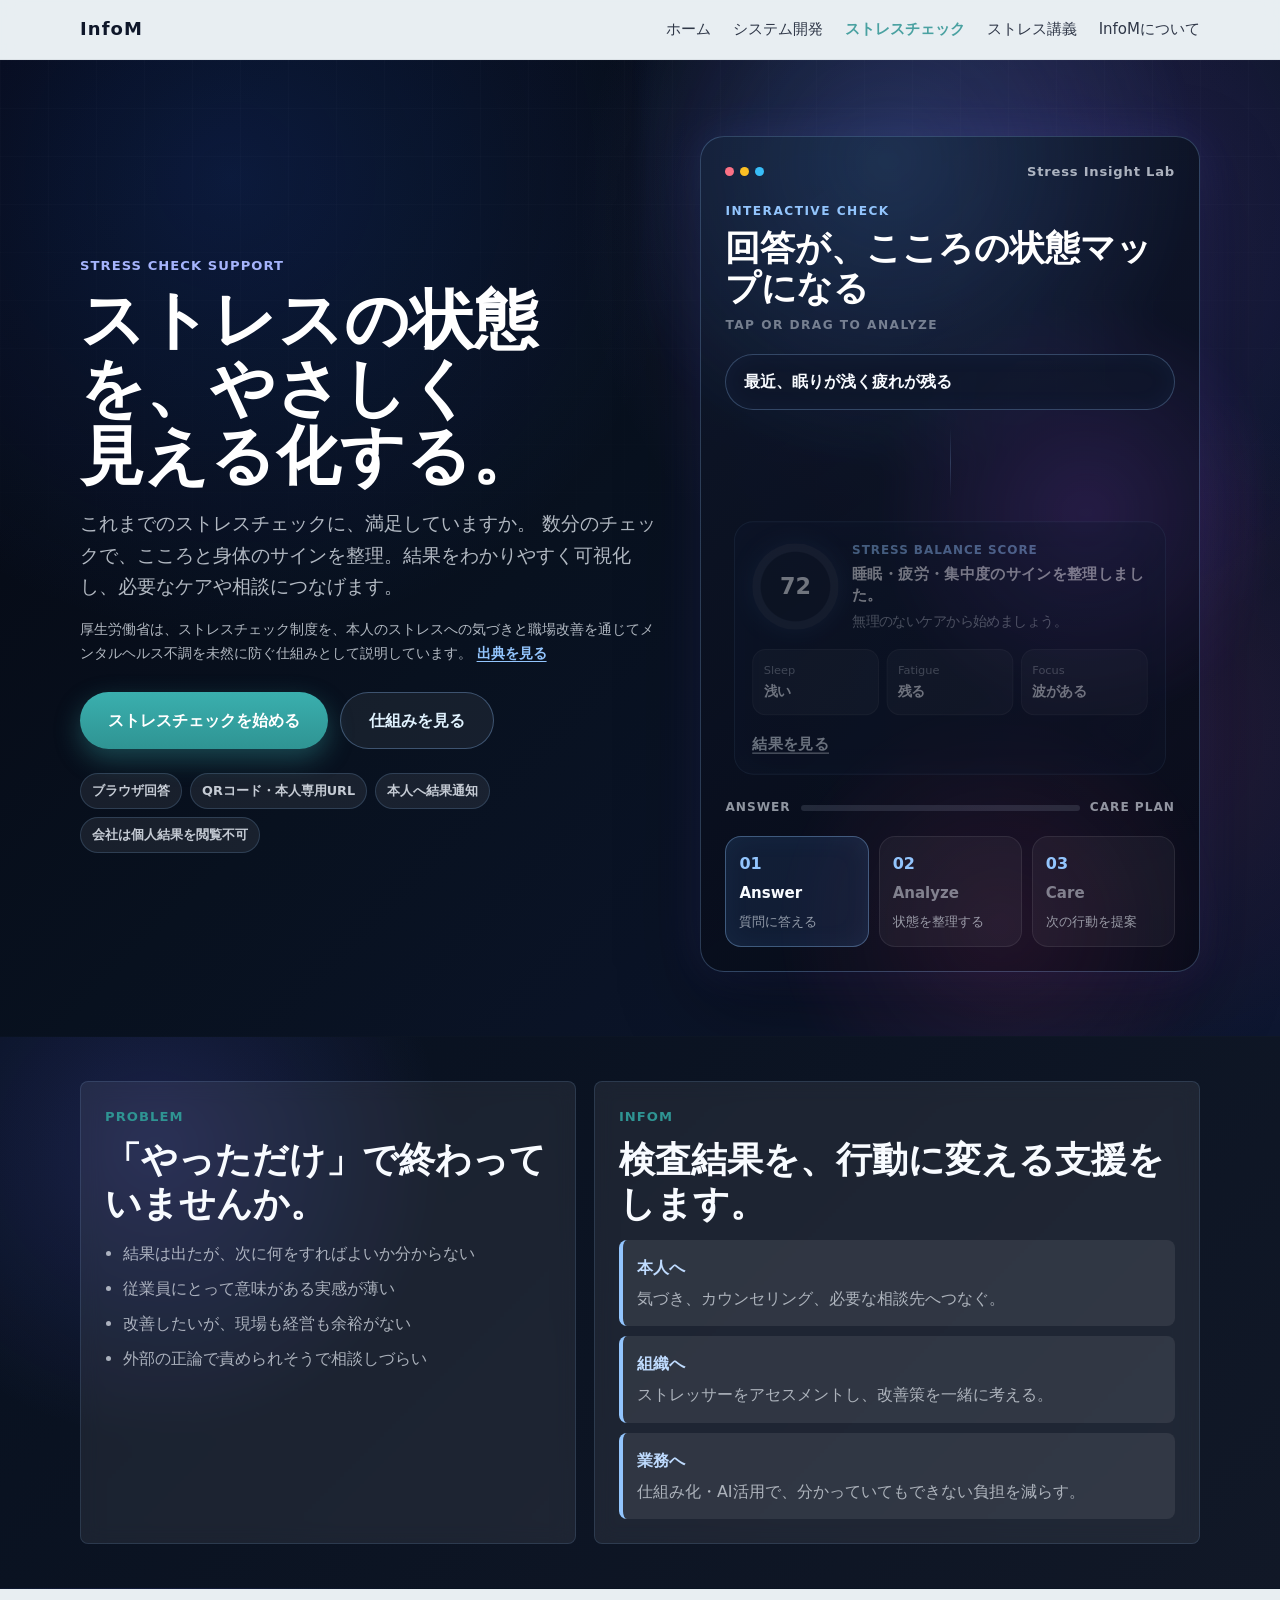
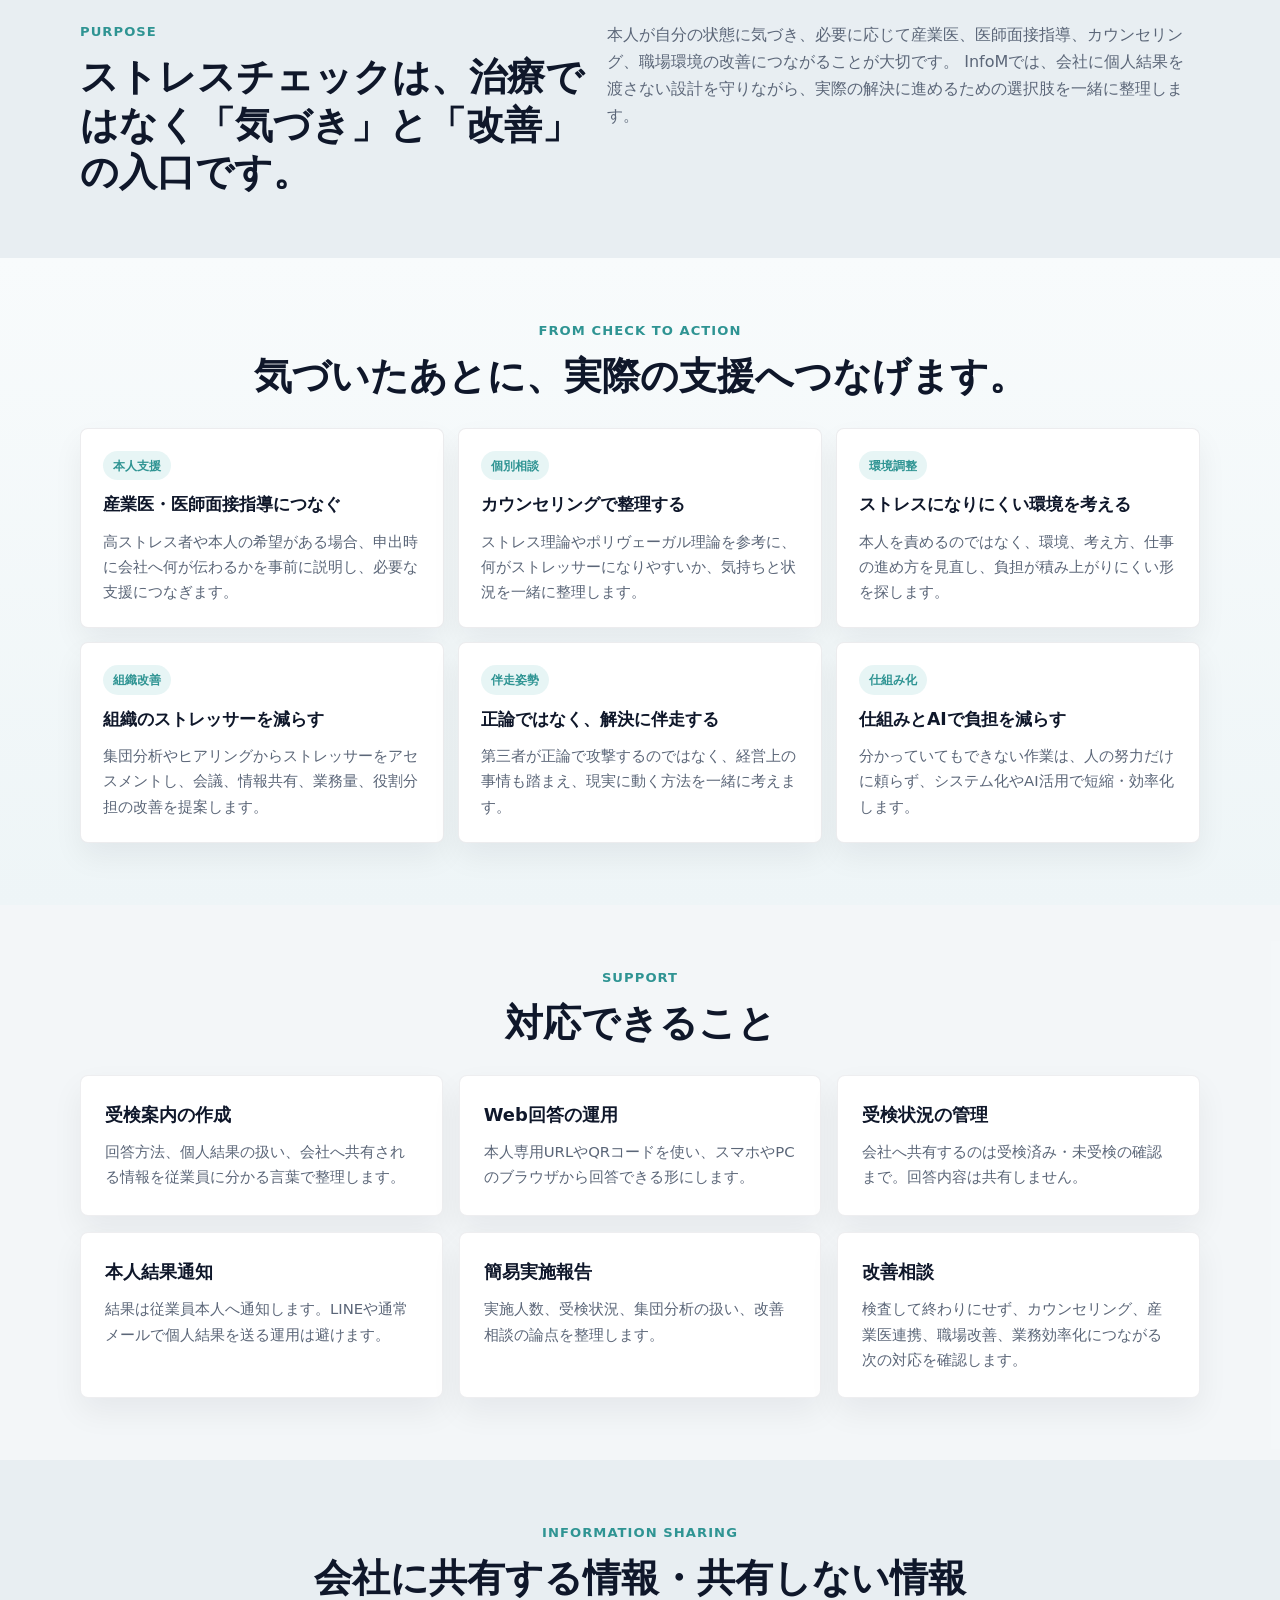
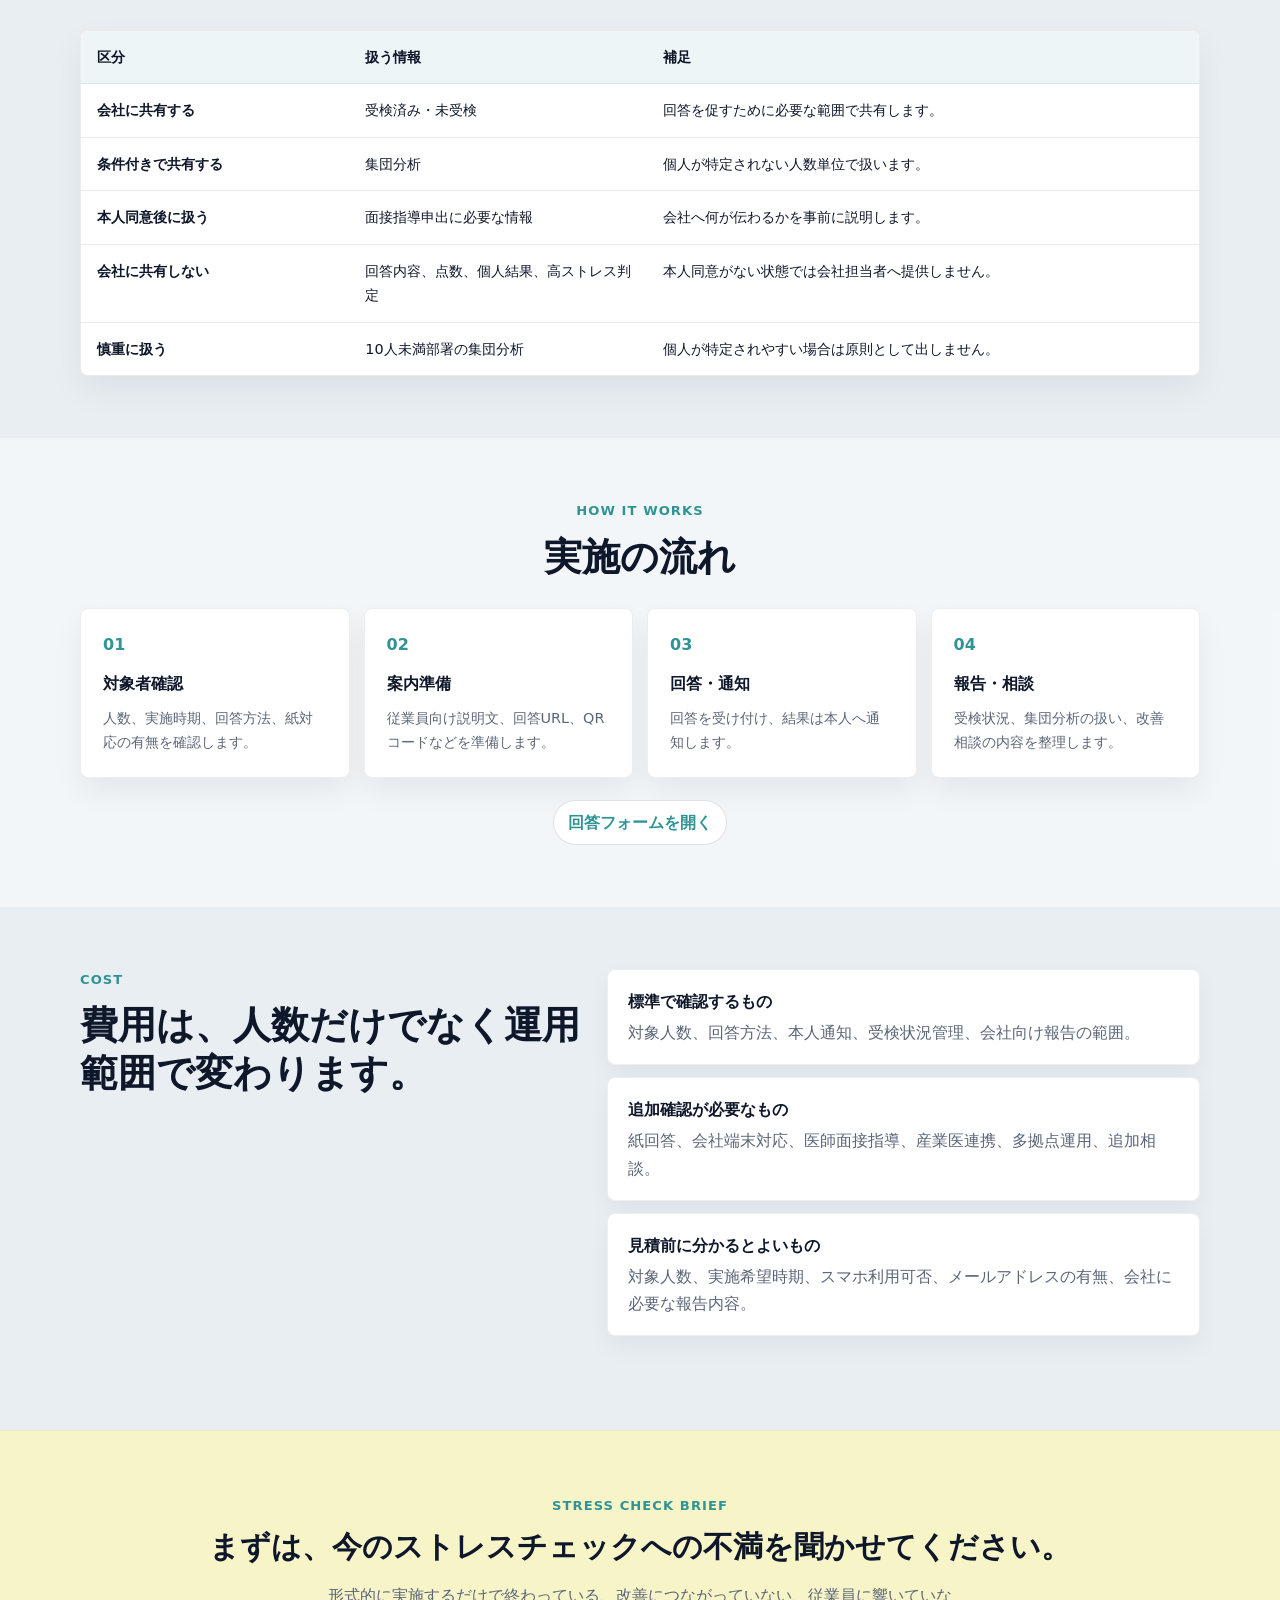
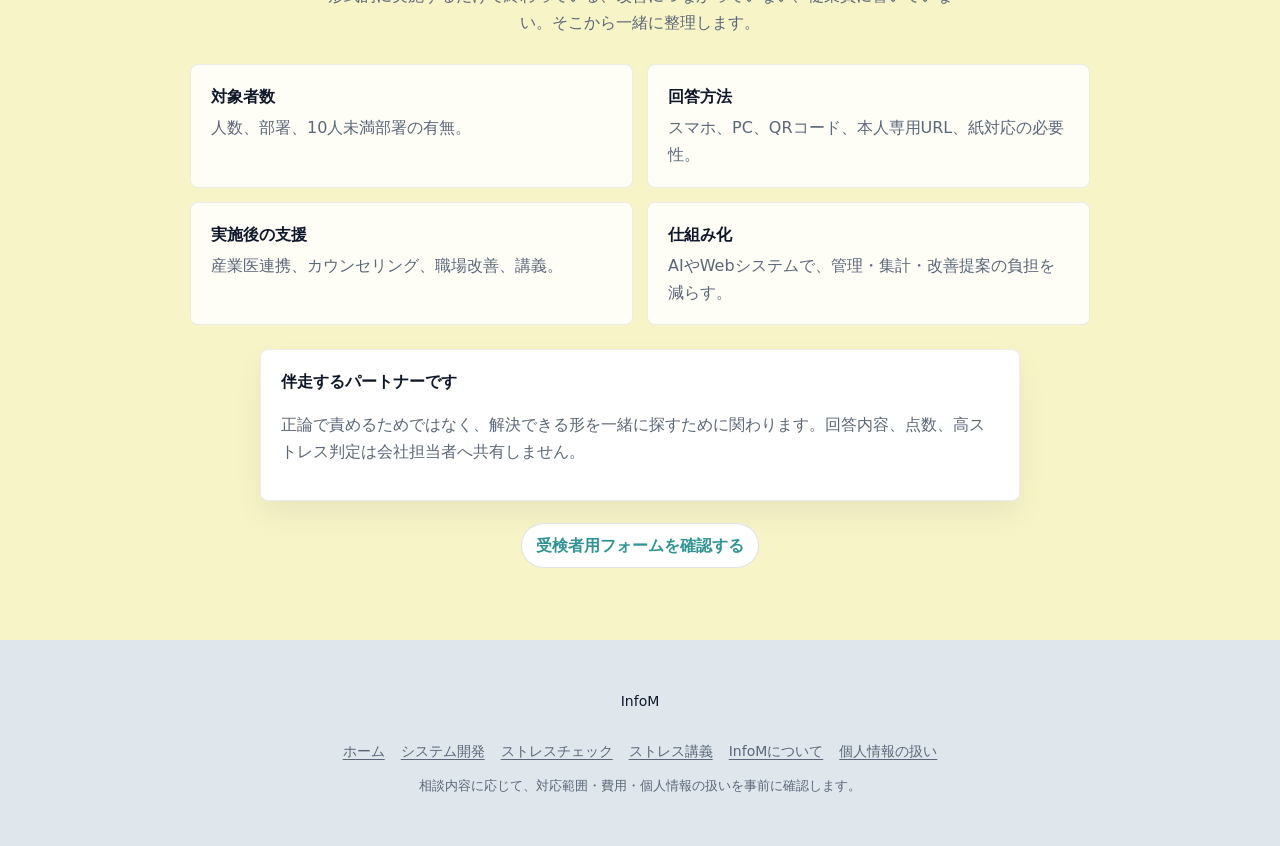
<file: stress-check.html>
<!DOCTYPE html>
<html lang="ja">
<head>
  <meta charset="UTF-8" />
  <meta name="viewport" content="width=device-width, initial-scale=1.0" />
  <title>InfoM | ストレスチェック運用支援</title>
  <link rel="stylesheet" href="styles.css" />
</head>
<body>
  <header class="site-header">
    <div class="container header-inner">
      <a href="index.html" class="logo">InfoM</a>
      <nav class="nav" aria-label="メインメニュー">
        <a href="index.html">ホーム</a>
        <a href="system-development.html">システム開発</a>
        <a href="stress-check.html" aria-current="page">ストレスチェック</a>
        <a href="lecture.html">ストレス講義</a>
        <a href="about.html">InfoMについて</a>
      </nav>
      <button type="button" class="menu-toggle" aria-expanded="false" aria-controls="mobile-nav">メニュー</button>
    </div>
    <div id="mobile-nav" class="mobile-nav" hidden>
      <a href="index.html">ホーム</a>
      <a href="system-development.html">システム開発</a>
      <a href="stress-check.html" aria-current="page">ストレスチェック</a>
      <a href="lecture.html">ストレス講義</a>
      <a href="about.html">InfoMについて</a>
    </div>
  </header>

  <main>
    <section class="lp-hero stress-hero">
      <div class="container lp-hero-inner">
        <div class="lp-hero-copy">
          <p class="lp-kicker">Stress Check Support</p>
          <h1>ストレスの状態を、やさしく見える化する。</h1>
          <p class="lp-lead">
            これまでのストレスチェックに、満足していますか。
            数分のチェックで、こころと身体のサインを整理。結果をわかりやすく可視化し、必要なケアや相談につなげます。
          </p>
          <p class="lp-source-note">
            厚生労働省は、ストレスチェック制度を、本人のストレスへの気づきと職場改善を通じてメンタルヘルス不調を未然に防ぐ仕組みとして説明しています。
            <a href="https://www.startup-roudou.mhlw.go.jp/study/jigyonushi_stresscheck.html" target="_blank" rel="noreferrer">出典を見る</a>
          </p>
          <div class="lp-actions">
            <a class="btn btn-primary btn-lg" href="stress-check-form.html">ストレスチェックを始める</a>
            <a class="btn btn-outline btn-lg" href="about.html">仕組みを見る</a>
          </div>
          <div class="lp-trust-row" aria-label="対応の特徴">
            <span>ブラウザ回答</span>
            <span>QRコード・本人専用URL</span>
            <span>本人へ結果通知</span>
            <span>会社は個人結果を閲覧不可</span>
          </div>
        </div>
        <aside class="interactive-stress-demo" data-stress-demo aria-label="回答が状態マップになるデモ">
          <div class="demo-glow" aria-hidden="true"></div>
          <div class="demo-header">
            <div class="demo-dots" aria-hidden="true"><span></span><span></span><span></span></div>
            <strong>Stress Insight Lab</strong>
          </div>

          <div class="demo-title">
            <span>INTERACTIVE CHECK</span>
            <h2>回答が、こころの状態マップになる</h2>
            <p>TAP OR DRAG TO ANALYZE</p>
          </div>

          <button type="button" class="demo-input" data-demo-trigger aria-label="分析デモを開始する">
            <span>最近、眠りが浅く疲れが残る</span>
          </button>

          <div class="demo-flow" aria-hidden="true">
            <span class="flow-line"></span>
            <span class="flow-particle particle-a"></span>
            <span class="flow-particle particle-b"></span>
            <span class="flow-particle particle-c"></span>
          </div>

          <div class="stress-result-card">
            <div class="score-block">
              <div class="score-meter" data-score-meter><span>72</span></div>
              <div>
                <p>Stress Balance Score</p>
                <strong>睡眠・疲労・集中度のサインを整理しました。</strong>
                <em>無理のないケアから始めましょう。</em>
              </div>
            </div>
            <div class="mini-metrics">
              <div><span>Sleep</span><strong>浅い</strong></div>
              <div><span>Fatigue</span><strong>残る</strong></div>
              <div><span>Focus</span><strong>波がある</strong></div>
            </div>
            <a href="stress-check-form.html">結果を見る</a>
          </div>

          <div class="demo-stage-track" aria-label="分析の進行">
            <span data-stage-label>Answer</span>
            <div><i data-stage-bar></i></div>
            <span>Care Plan</span>
          </div>

          <div class="demo-step-grid">
            <div class="demo-step active" data-demo-step="0"><span>01</span><strong>Answer</strong><em>質問に答える</em></div>
            <div class="demo-step" data-demo-step="1"><span>02</span><strong>Analyze</strong><em>状態を整理する</em></div>
            <div class="demo-step" data-demo-step="2"><span>03</span><strong>Care</strong><em>次の行動を提案</em></div>
          </div>
        </aside>
      </div>
    </section>

    <section class="stress-message-band">
      <div class="container message-contrast">
        <div class="message-question">
          <p class="lp-kicker">Problem</p>
          <h2>「やっただけ」で終わっていませんか。</h2>
          <ul>
            <li>結果は出たが、次に何をすればよいか分からない</li>
            <li>従業員にとって意味がある実感が薄い</li>
            <li>改善したいが、現場も経営も余裕がない</li>
            <li>外部の正論で責められそうで相談しづらい</li>
          </ul>
        </div>
        <div class="message-answer">
          <p class="lp-kicker">InfoM</p>
          <h2>検査結果を、行動に変える支援をします。</h2>
          <div class="answer-stack">
            <div><strong>本人へ</strong><span>気づき、カウンセリング、必要な相談先へつなぐ。</span></div>
            <div><strong>組織へ</strong><span>ストレッサーをアセスメントし、改善策を一緒に考える。</span></div>
            <div><strong>業務へ</strong><span>仕組み化・AI活用で、分かっていてもできない負担を減らす。</span></div>
          </div>
        </div>
      </div>
    </section>

    <section class="lp-section lp-intro">
      <div class="container lp-split">
        <div>
          <p class="lp-kicker">Purpose</p>
          <h2>ストレスチェックは、治療ではなく「気づき」と「改善」の入口です。</h2>
        </div>
        <p>
          本人が自分の状態に気づき、必要に応じて産業医、医師面接指導、カウンセリング、職場環境の改善につながることが大切です。
          InfoMでは、会社に個人結果を渡さない設計を守りながら、実際の解決に進めるための選択肢を一緒に整理します。
        </p>
      </div>
    </section>

    <section class="lp-section solution-section">
      <div class="container">
        <p class="lp-kicker centered">From Check To Action</p>
        <h2 class="lp-title centered">気づいたあとに、実際の支援へつなげます。</h2>
        <div class="solution-lanes">
          <article>
            <span>本人支援</span>
            <h3>産業医・医師面接指導につなぐ</h3>
            <p>高ストレス者や本人の希望がある場合、申出時に会社へ何が伝わるかを事前に説明し、必要な支援につなぎます。</p>
          </article>
          <article>
            <span>個別相談</span>
            <h3>カウンセリングで整理する</h3>
            <p>ストレス理論やポリヴェーガル理論を参考に、何がストレッサーになりやすいか、気持ちと状況を一緒に整理します。</p>
          </article>
          <article>
            <span>環境調整</span>
            <h3>ストレスになりにくい環境を考える</h3>
            <p>本人を責めるのではなく、環境、考え方、仕事の進め方を見直し、負担が積み上がりにくい形を探します。</p>
          </article>
          <article>
            <span>組織改善</span>
            <h3>組織のストレッサーを減らす</h3>
            <p>集団分析やヒアリングからストレッサーをアセスメントし、会議、情報共有、業務量、役割分担の改善を提案します。</p>
          </article>
          <article>
            <span>伴走姿勢</span>
            <h3>正論ではなく、解決に伴走する</h3>
            <p>第三者が正論で攻撃するのではなく、経営上の事情も踏まえ、現実に動く方法を一緒に考えます。</p>
          </article>
          <article>
            <span>仕組み化</span>
            <h3>仕組みとAIで負担を減らす</h3>
            <p>分かっていてもできない作業は、人の努力だけに頼らず、システム化やAI活用で短縮・効率化します。</p>
          </article>
        </div>
      </div>
    </section>

    <section class="lp-section lp-muted">
      <div class="container">
        <p class="lp-kicker centered">Support</p>
        <h2 class="lp-title centered">対応できること</h2>
        <div class="lp-card-grid">
          <article class="lp-card">
            <h3>受検案内の作成</h3>
            <p>回答方法、個人結果の扱い、会社へ共有される情報を従業員に分かる言葉で整理します。</p>
          </article>
          <article class="lp-card">
            <h3>Web回答の運用</h3>
            <p>本人専用URLやQRコードを使い、スマホやPCのブラウザから回答できる形にします。</p>
          </article>
          <article class="lp-card">
            <h3>受検状況の管理</h3>
            <p>会社へ共有するのは受検済み・未受検の確認まで。回答内容は共有しません。</p>
          </article>
          <article class="lp-card">
            <h3>本人結果通知</h3>
            <p>結果は従業員本人へ通知します。LINEや通常メールで個人結果を送る運用は避けます。</p>
          </article>
          <article class="lp-card">
            <h3>簡易実施報告</h3>
            <p>実施人数、受検状況、集団分析の扱い、改善相談の論点を整理します。</p>
          </article>
          <article class="lp-card">
            <h3>改善相談</h3>
            <p>検査して終わりにせず、カウンセリング、産業医連携、職場改善、業務効率化につながる次の対応を確認します。</p>
          </article>
        </div>
      </div>
    </section>

    <section class="lp-section">
      <div class="container">
        <p class="lp-kicker centered">Information Sharing</p>
        <h2 class="lp-title centered">会社に共有する情報・共有しない情報</h2>
        <div class="lp-scope-table" role="table" aria-label="会社に共有する情報">
          <div class="lp-scope-head" role="row">
            <span role="columnheader">区分</span>
            <span role="columnheader">扱う情報</span>
            <span role="columnheader">補足</span>
          </div>
          <div role="row"><span>会社に共有する</span><span>受検済み・未受検</span><span>回答を促すために必要な範囲で共有します。</span></div>
          <div role="row"><span>条件付きで共有する</span><span>集団分析</span><span>個人が特定されない人数単位で扱います。</span></div>
          <div role="row"><span>本人同意後に扱う</span><span>面接指導申出に必要な情報</span><span>会社へ何が伝わるかを事前に説明します。</span></div>
          <div role="row"><span>会社に共有しない</span><span>回答内容、点数、個人結果、高ストレス判定</span><span>本人同意がない状態では会社担当者へ提供しません。</span></div>
          <div role="row"><span>慎重に扱う</span><span>10人未満部署の集団分析</span><span>個人が特定されやすい場合は原則として出しません。</span></div>
        </div>
      </div>
    </section>

    <section class="lp-section lp-muted">
      <div class="container">
        <p class="lp-kicker centered">How It Works</p>
        <h2 class="lp-title centered">実施の流れ</h2>
        <div class="lp-flow">
          <div><span>01</span><strong>対象者確認</strong><p>人数、実施時期、回答方法、紙対応の有無を確認します。</p></div>
          <div><span>02</span><strong>案内準備</strong><p>従業員向け説明文、回答URL、QRコードなどを準備します。</p></div>
          <div><span>03</span><strong>回答・通知</strong><p>回答を受け付け、結果は本人へ通知します。</p></div>
          <div><span>04</span><strong>報告・相談</strong><p>受検状況、集団分析の扱い、改善相談の内容を整理します。</p></div>
        </div>
        <div class="link-panel">
          <a href="stress-check-form.html">回答フォームを開く</a>
        </div>
      </div>
    </section>

    <section class="lp-section">
      <div class="container lp-split">
        <div>
          <p class="lp-kicker">Cost</p>
          <h2>費用は、人数だけでなく運用範囲で変わります。</h2>
        </div>
        <div class="lp-review-list">
          <div>
            <strong>標準で確認するもの</strong>
            <p>対象人数、回答方法、本人通知、受検状況管理、会社向け報告の範囲。</p>
          </div>
          <div>
            <strong>追加確認が必要なもの</strong>
            <p>紙回答、会社端末対応、医師面接指導、産業医連携、多拠点運用、追加相談。</p>
          </div>
          <div>
            <strong>見積前に分かるとよいもの</strong>
            <p>対象人数、実施希望時期、スマホ利用可否、メールアドレスの有無、会社に必要な報告内容。</p>
          </div>
        </div>
      </div>
    </section>

    <section class="cta-band" id="stress-consult">
      <div class="container cta-simple">
        <p class="lp-kicker centered">Stress Check Brief</p>
        <h2 class="cta-title">まずは、今のストレスチェックへの不満を聞かせてください。</h2>
        <p class="cta-lead">形式的に実施するだけで終わっている、改善につながっていない、従業員に響いていない。そこから一緒に整理します。</p>
        <div class="cta-checks">
          <div><strong>対象者数</strong><span>人数、部署、10人未満部署の有無。</span></div>
          <div><strong>回答方法</strong><span>スマホ、PC、QRコード、本人専用URL、紙対応の必要性。</span></div>
          <div><strong>実施後の支援</strong><span>産業医連携、カウンセリング、職場改善、講義。</span></div>
          <div><strong>仕組み化</strong><span>AIやWebシステムで、管理・集計・改善提案の負担を減らす。</span></div>
        </div>
        <div class="notice-panel">
          <strong>伴走するパートナーです</strong>
          <p>正論で責めるためではなく、解決できる形を一緒に探すために関わります。回答内容、点数、高ストレス判定は会社担当者へ共有しません。</p>
        </div>
        <div class="link-panel">
          <a href="stress-check-form.html">受検者用フォームを確認する</a>
        </div>
      </div>
    </section>
  </main>

  <footer class="site-footer">
    <div class="container footer-inner">
      <p class="footer-brand">InfoM</p>
      <nav class="footer-nav" aria-label="フッターメニュー">
        <a href="index.html">ホーム</a>
        <a href="system-development.html">システム開発</a>
        <a href="stress-check.html">ストレスチェック</a>
        <a href="lecture.html">ストレス講義</a>
        <a href="about.html">InfoMについて</a>
        <a href="privacy.html">個人情報の扱い</a>
      </nav>
      <p class="copyright">相談内容に応じて、対応範囲・費用・個人情報の扱いを事前に確認します。</p>
    </div>
  </footer>
  <script>
    const button = document.querySelector('.menu-toggle');
    const nav = document.querySelector('#mobile-nav');
    if (button && nav) {
      button.addEventListener('click', () => {
        const expanded = button.getAttribute('aria-expanded') === 'true';
        button.setAttribute('aria-expanded', String(!expanded));
        nav.hidden = expanded;
      });
    }
  </script>
  <script src="stress-demo.js"></script>
</body>
</html>
</file>
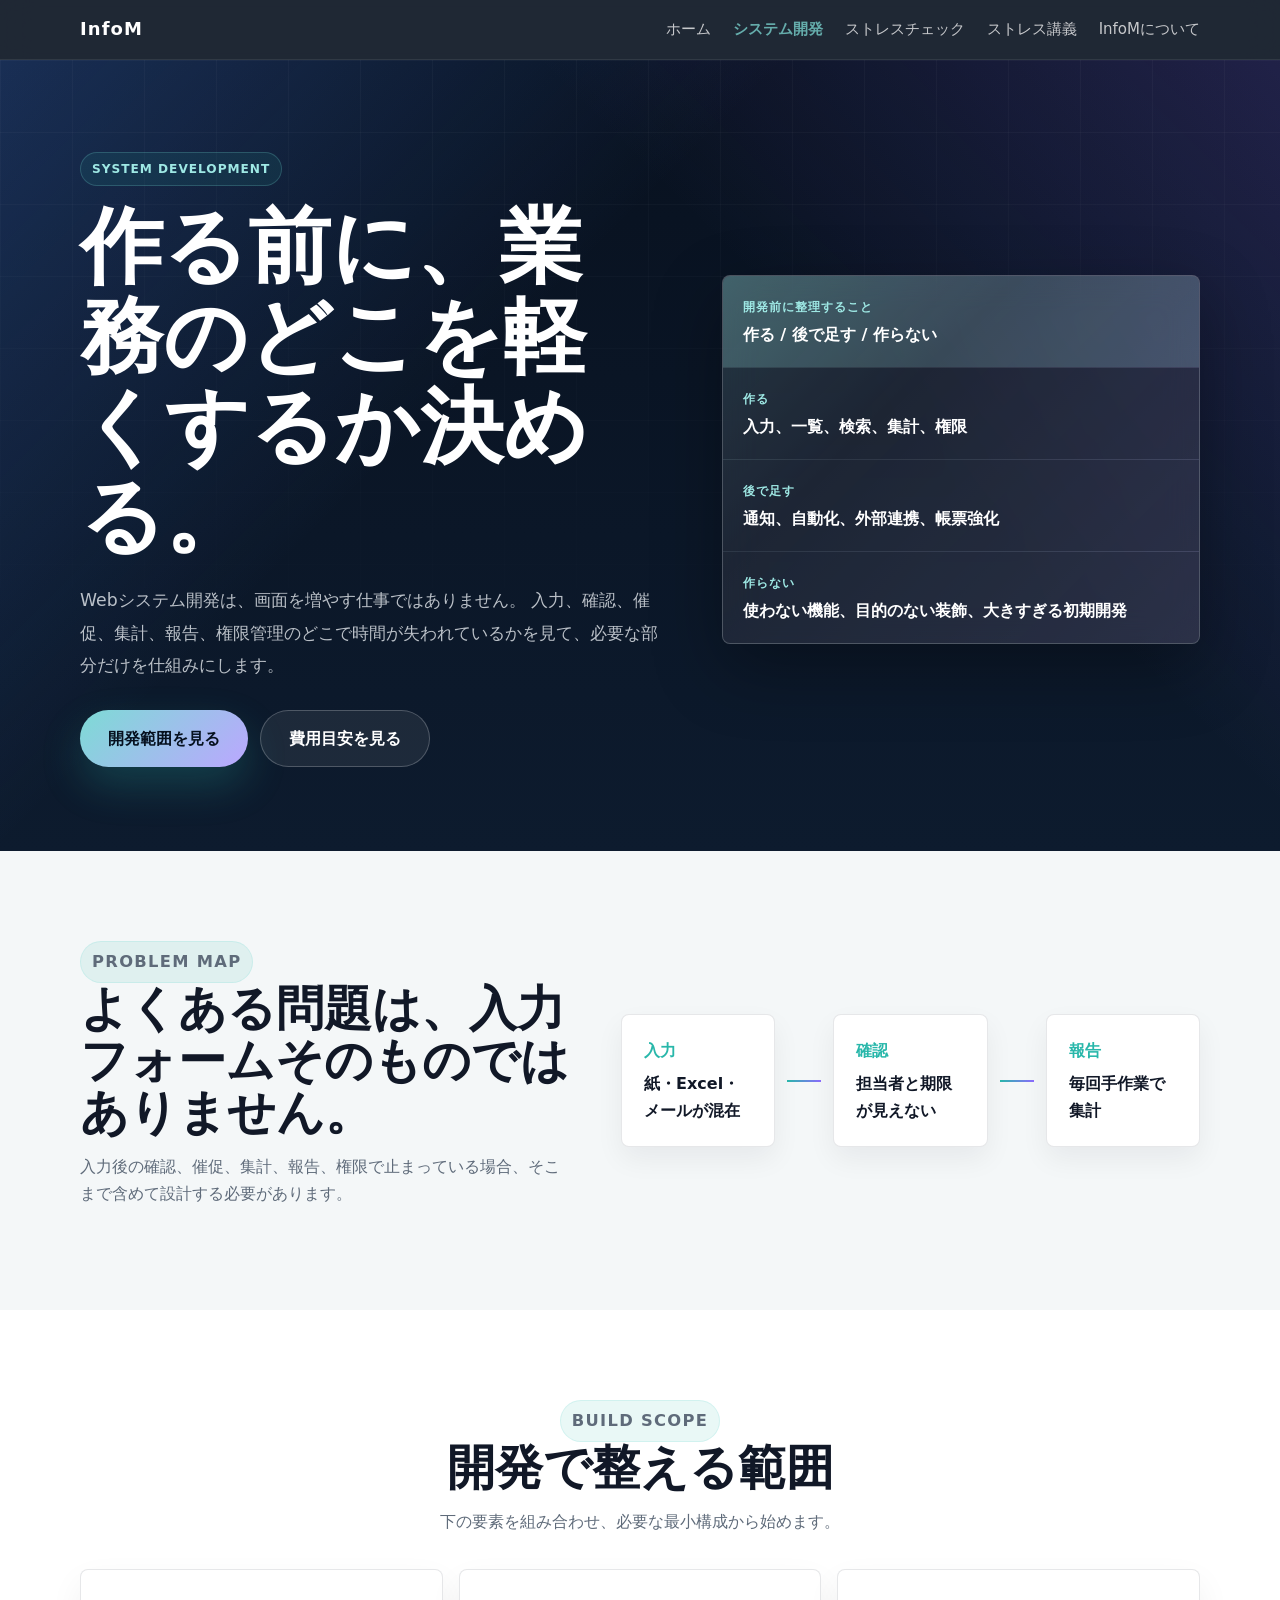
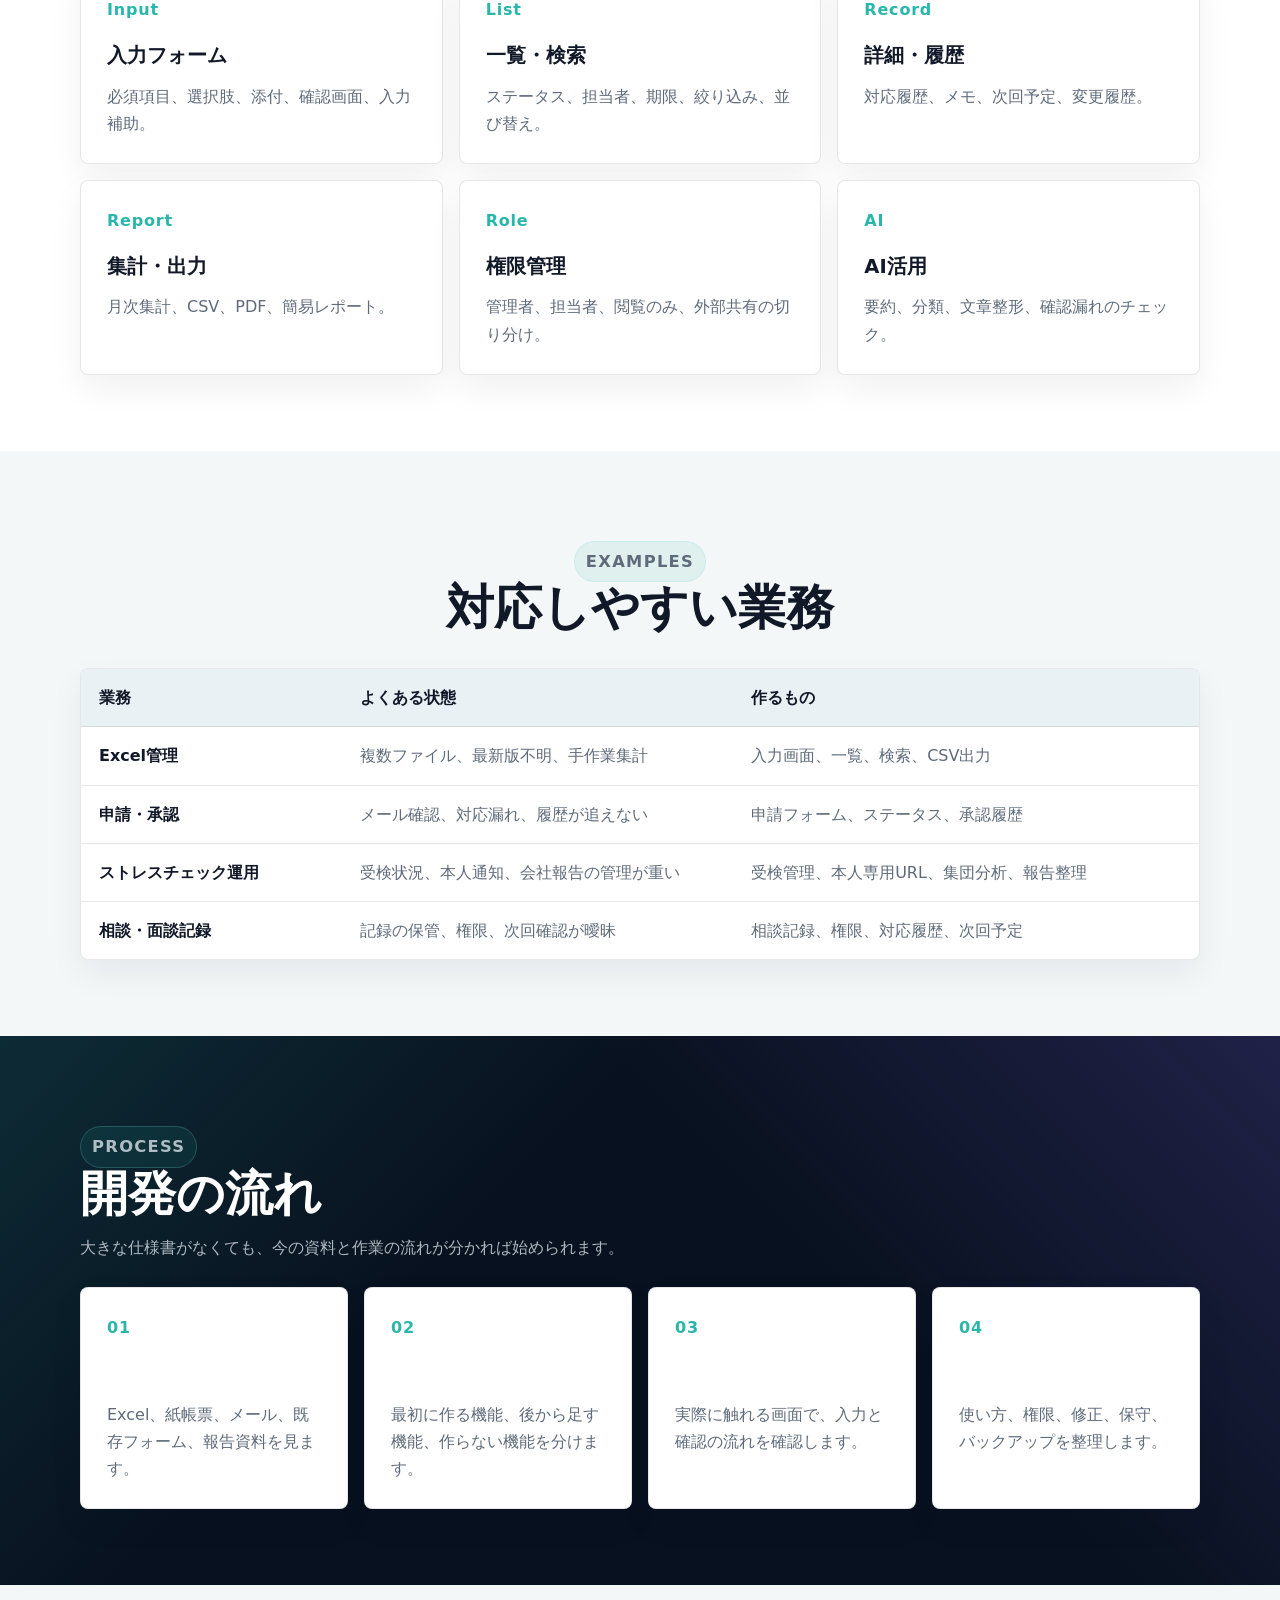
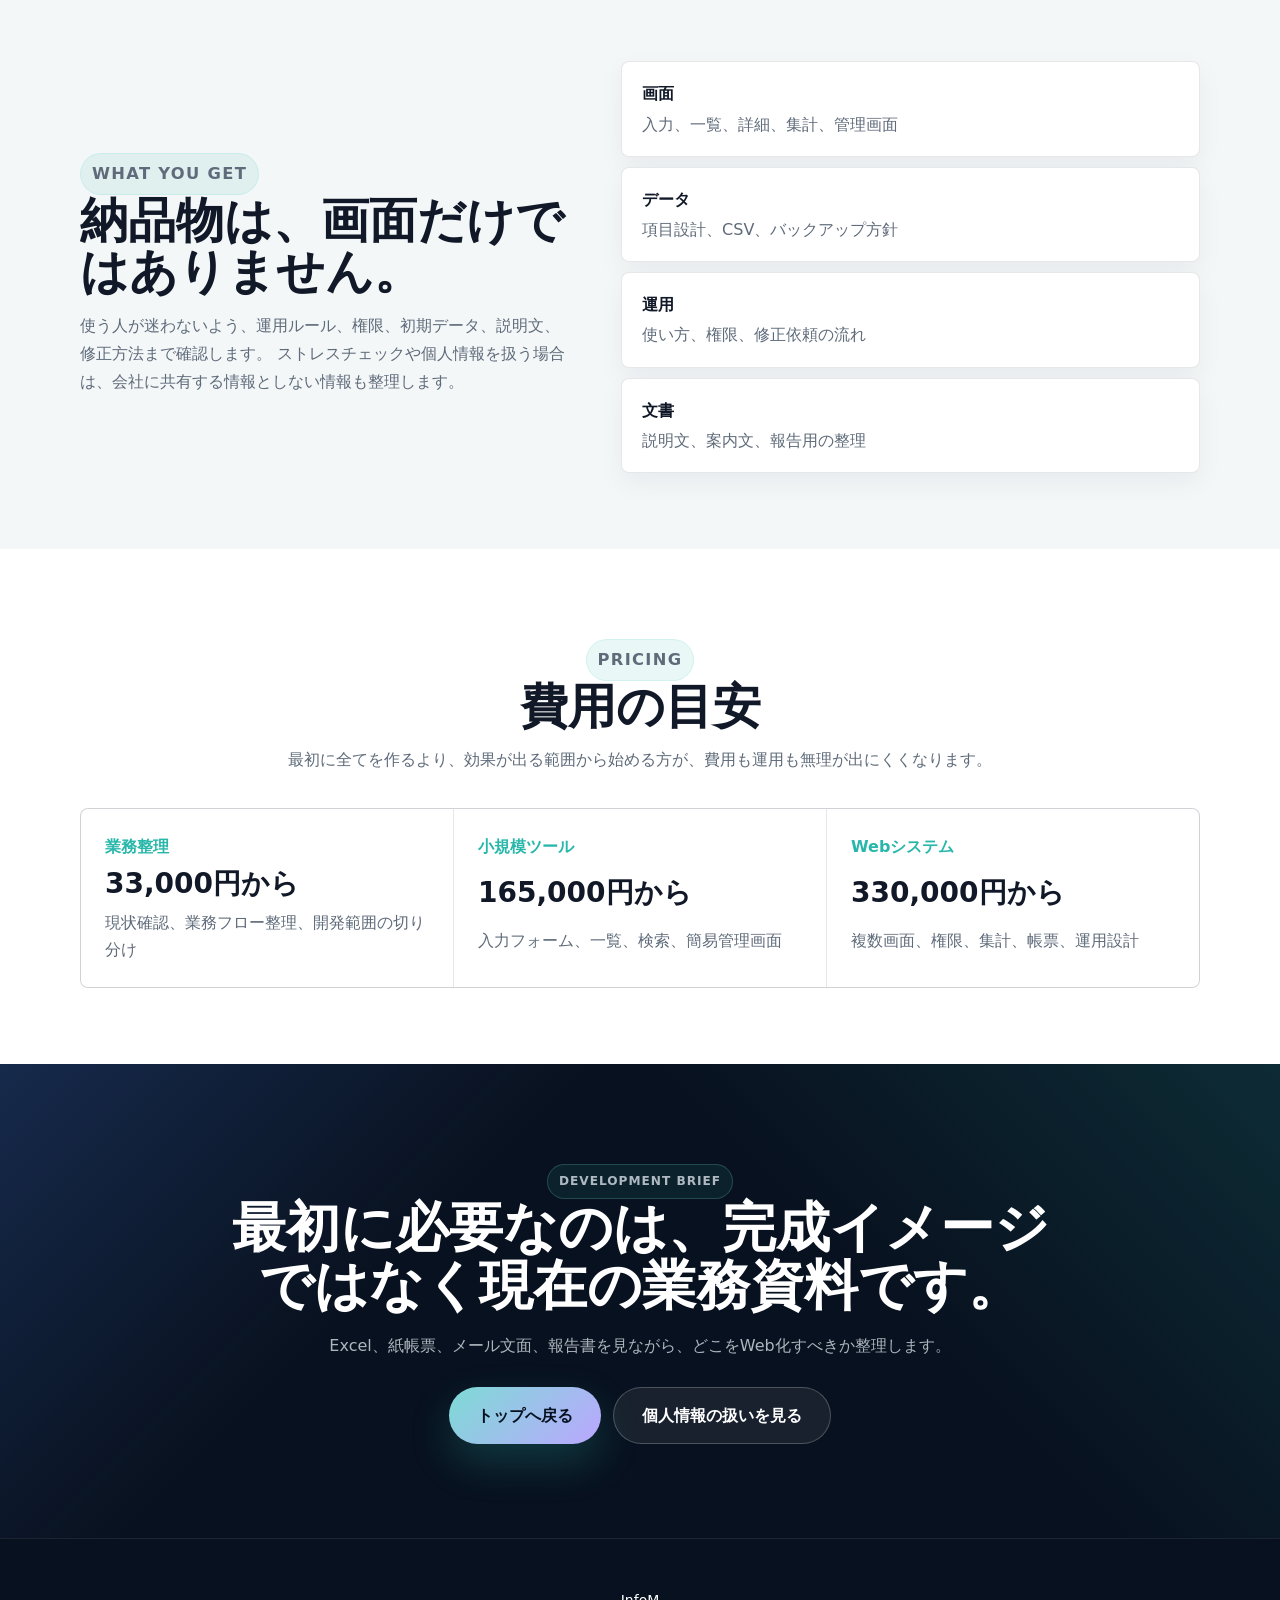
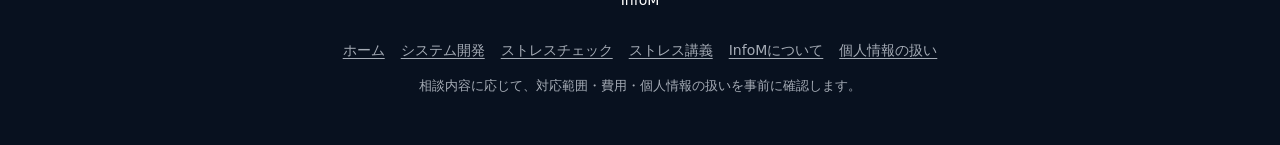
<file: system-development.html>
<!DOCTYPE html>
<html lang="ja">
<head>
  <meta charset="UTF-8" />
  <meta name="viewport" content="width=device-width, initial-scale=1.0" />
  <title>InfoM | システム開発</title>
  <link rel="stylesheet" href="styles.css" />
</head>
<body class="studio-page system-page">
  <header class="site-header">
    <div class="container header-inner">
      <a href="index.html" class="logo">InfoM</a>
      <nav class="nav" aria-label="メインメニュー">
        <a href="index.html">ホーム</a>
        <a href="system-development.html" aria-current="page">システム開発</a>
        <a href="stress-check.html">ストレスチェック</a>
        <a href="lecture.html">ストレス講義</a>
        <a href="about.html">InfoMについて</a>
      </nav>
      <button type="button" class="menu-toggle" aria-expanded="false" aria-controls="mobile-nav">メニュー</button>
    </div>
    <div id="mobile-nav" class="mobile-nav" hidden>
      <a href="index.html">ホーム</a>
      <a href="system-development.html" aria-current="page">システム開発</a>
      <a href="stress-check.html">ストレスチェック</a>
      <a href="lecture.html">ストレス講義</a>
      <a href="about.html">InfoMについて</a>
    </div>
  </header>

  <main>
    <section class="studio-hero system-detail-hero">
      <div class="container studio-hero-grid">
        <div class="studio-copy">
          <p class="studio-kicker">System Development</p>
          <h1>作る前に、業務のどこを軽くするか決める。</h1>
          <p class="studio-lead">
            Webシステム開発は、画面を増やす仕事ではありません。
            入力、確認、催促、集計、報告、権限管理のどこで時間が失われているかを見て、必要な部分だけを仕組みにします。
          </p>
          <div class="studio-actions">
            <a class="btn btn-primary btn-lg" href="#scope">開発範囲を見る</a>
            <a class="btn btn-outline btn-lg" href="#pricing">費用目安を見る</a>
          </div>
        </div>

        <div class="build-brief" aria-label="開発前の整理">
          <div class="brief-row head">
            <span>開発前に整理すること</span>
            <strong>作る / 後で足す / 作らない</strong>
          </div>
          <div class="brief-row">
            <span>作る</span>
            <strong>入力、一覧、検索、集計、権限</strong>
          </div>
          <div class="brief-row">
            <span>後で足す</span>
            <strong>通知、自動化、外部連携、帳票強化</strong>
          </div>
          <div class="brief-row">
            <span>作らない</span>
            <strong>使わない機能、目的のない装飾、大きすぎる初期開発</strong>
          </div>
        </div>
      </div>
    </section>

    <section class="studio-section">
      <div class="container problem-map">
        <div class="studio-section-head left">
          <p class="studio-kicker">Problem Map</p>
          <h2>よくある問題は、入力フォームそのものではありません。</h2>
          <p>入力後の確認、催促、集計、報告、権限で止まっている場合、そこまで含めて設計する必要があります。</p>
        </div>
        <div class="problem-chain" aria-label="業務の詰まり">
          <div><span>入力</span><strong>紙・Excel・メールが混在</strong></div>
          <i></i>
          <div><span>確認</span><strong>担当者と期限が見えない</strong></div>
          <i></i>
          <div><span>報告</span><strong>毎回手作業で集計</strong></div>
        </div>
      </div>
    </section>

    <section class="studio-section studio-light" id="scope">
      <div class="container">
        <div class="studio-section-head">
          <p class="studio-kicker">Build Scope</p>
          <h2>開発で整える範囲</h2>
          <p>下の要素を組み合わせ、必要な最小構成から始めます。</p>
        </div>
        <div class="scope-catalog">
          <article><span>Input</span><h3>入力フォーム</h3><p>必須項目、選択肢、添付、確認画面、入力補助。</p></article>
          <article><span>List</span><h3>一覧・検索</h3><p>ステータス、担当者、期限、絞り込み、並び替え。</p></article>
          <article><span>Record</span><h3>詳細・履歴</h3><p>対応履歴、メモ、次回予定、変更履歴。</p></article>
          <article><span>Report</span><h3>集計・出力</h3><p>月次集計、CSV、PDF、簡易レポート。</p></article>
          <article><span>Role</span><h3>権限管理</h3><p>管理者、担当者、閲覧のみ、外部共有の切り分け。</p></article>
          <article><span>AI</span><h3>AI活用</h3><p>要約、分類、文章整形、確認漏れのチェック。</p></article>
        </div>
      </div>
    </section>

    <section class="studio-section">
      <div class="container">
        <div class="studio-section-head">
          <p class="studio-kicker">Examples</p>
          <h2>対応しやすい業務</h2>
        </div>
        <div class="example-table" role="table" aria-label="対応しやすい業務">
          <div class="example-row head" role="row">
            <span role="columnheader">業務</span>
            <span role="columnheader">よくある状態</span>
            <span role="columnheader">作るもの</span>
          </div>
          <div class="example-row" role="row">
            <span>Excel管理</span>
            <span>複数ファイル、最新版不明、手作業集計</span>
            <span>入力画面、一覧、検索、CSV出力</span>
          </div>
          <div class="example-row" role="row">
            <span>申請・承認</span>
            <span>メール確認、対応漏れ、履歴が追えない</span>
            <span>申請フォーム、ステータス、承認履歴</span>
          </div>
          <div class="example-row" role="row">
            <span>ストレスチェック運用</span>
            <span>受検状況、本人通知、会社報告の管理が重い</span>
            <span>受検管理、本人専用URL、集団分析、報告整理</span>
          </div>
          <div class="example-row" role="row">
            <span>相談・面談記録</span>
            <span>記録の保管、権限、次回確認が曖昧</span>
            <span>相談記録、権限、対応履歴、次回予定</span>
          </div>
        </div>
      </div>
    </section>

    <section class="studio-section studio-dark">
      <div class="container">
        <div class="studio-section-head left">
          <p class="studio-kicker">Process</p>
          <h2>開発の流れ</h2>
          <p>大きな仕様書がなくても、今の資料と作業の流れが分かれば始められます。</p>
        </div>
        <div class="process-board">
          <article><span>01</span><h3>現状確認</h3><p>Excel、紙帳票、メール、既存フォーム、報告資料を見ます。</p></article>
          <article><span>02</span><h3>範囲整理</h3><p>最初に作る機能、後から足す機能、作らない機能を分けます。</p></article>
          <article><span>03</span><h3>試作</h3><p>実際に触れる画面で、入力と確認の流れを確認します。</p></article>
          <article><span>04</span><h3>運用開始</h3><p>使い方、権限、修正、保守、バックアップを整理します。</p></article>
        </div>
      </div>
    </section>

    <section class="studio-section">
      <div class="container proof-grid">
        <div>
          <p class="studio-kicker">What You Get</p>
          <h2>納品物は、画面だけではありません。</h2>
          <p>
            使う人が迷わないよう、運用ルール、権限、初期データ、説明文、修正方法まで確認します。
            ストレスチェックや個人情報を扱う場合は、会社に共有する情報としない情報も整理します。
          </p>
        </div>
        <div class="proof-list">
          <div><strong>画面</strong><span>入力、一覧、詳細、集計、管理画面</span></div>
          <div><strong>データ</strong><span>項目設計、CSV、バックアップ方針</span></div>
          <div><strong>運用</strong><span>使い方、権限、修正依頼の流れ</span></div>
          <div><strong>文書</strong><span>説明文、案内文、報告用の整理</span></div>
        </div>
      </div>
    </section>

    <section class="studio-section studio-light" id="pricing">
      <div class="container">
        <div class="studio-section-head">
          <p class="studio-kicker">Pricing</p>
          <h2>費用の目安</h2>
          <p>最初に全てを作るより、効果が出る範囲から始める方が、費用も運用も無理が出にくくなります。</p>
        </div>
        <div class="pricing-table-lite strong">
          <div><span>業務整理</span><strong>33,000円から</strong><em>現状確認、業務フロー整理、開発範囲の切り分け</em></div>
          <div><span>小規模ツール</span><strong>165,000円から</strong><em>入力フォーム、一覧、検索、簡易管理画面</em></div>
          <div><span>Webシステム</span><strong>330,000円から</strong><em>複数画面、権限、集計、帳票、運用設計</em></div>
        </div>
      </div>
    </section>

    <section class="studio-cta">
      <div class="container">
        <p class="studio-kicker">Development Brief</p>
        <h2>最初に必要なのは、完成イメージではなく現在の業務資料です。</h2>
        <p>Excel、紙帳票、メール文面、報告書を見ながら、どこをWeb化すべきか整理します。</p>
        <div class="studio-actions center">
          <a class="btn btn-primary btn-lg" href="index.html">トップへ戻る</a>
          <a class="btn btn-outline btn-lg" href="privacy.html">個人情報の扱いを見る</a>
        </div>
      </div>
    </section>
  </main>

  <footer class="site-footer">
    <div class="container footer-inner">
      <p class="footer-brand">InfoM</p>
      <nav class="footer-nav" aria-label="フッターメニュー">
        <a href="index.html">ホーム</a>
        <a href="system-development.html">システム開発</a>
        <a href="stress-check.html">ストレスチェック</a>
        <a href="lecture.html">ストレス講義</a>
        <a href="about.html">InfoMについて</a>
        <a href="privacy.html">個人情報の扱い</a>
      </nav>
      <p class="copyright">相談内容に応じて、対応範囲・費用・個人情報の扱いを事前に確認します。</p>
    </div>
  </footer>
  <script>
    const button = document.querySelector('.menu-toggle');
    const nav = document.querySelector('#mobile-nav');
    if (button && nav) {
      button.addEventListener('click', () => {
        const expanded = button.getAttribute('aria-expanded') === 'true';
        button.setAttribute('aria-expanded', String(!expanded));
        nav.hidden = expanded;
      });
    }
  </script>
</body>
</html>
</file>
<file: styles.css>
:root {
  --bg-page: #e8eef2;
  --bg-card: #ffffff;
  --ink: #0f172a;
  --muted: #5b6678;
  --teal: #3aafae;
  --teal-dark: #2f9493;
  --teal-soft: rgba(58, 175, 174, 0.12);
  --yellow-band: #f7f4c8;
  --radius-lg: 20px;
  --radius-md: 14px;
  --shadow: 0 18px 40px rgba(15, 23, 42, 0.08);
  --container: 1120px;
}

*,
*::before,
*::after {
  box-sizing: border-box;
}

html {
  scroll-behavior: smooth;
}

body {
  margin: 0;
  font-family: system-ui, -apple-system, BlinkMacSystemFont, "Segoe UI", sans-serif;
  color: var(--ink);
  background: var(--bg-page);
  line-height: 1.7;
}

img {
  max-width: 100%;
  height: auto;
  display: block;
}

a {
  color: inherit;
  text-decoration: none;
}

.container {
  width: min(var(--container), calc(100% - 40px));
  margin-inline: auto;
}

/* Header */
.site-header {
  position: sticky;
  top: 0;
  z-index: 20;
  background: rgba(232, 238, 242, 0.92);
  backdrop-filter: blur(8px);
  border-bottom: 1px solid rgba(15, 23, 42, 0.06);
}

.header-inner {
  display: flex;
  align-items: center;
  justify-content: space-between;
  gap: 16px;
  padding-block: 14px;
}

.logo {
  font-weight: 700;
  letter-spacing: 0.06em;
  font-size: 1.125rem;
}

.nav {
  display: none;
  align-items: center;
  gap: 22px;
  font-size: 0.9375rem;
  font-weight: 500;
}

.nav a:not(.btn) {
  opacity: 0.85;
}

.nav a:not(.btn):hover {
  color: var(--teal-dark);
}

.nav a[aria-current="page"],
.mobile-nav a[aria-current="page"] {
  color: var(--teal-dark);
  font-weight: 700;
}

.menu-toggle {
  font: inherit;
  cursor: pointer;
  border: 1px solid rgba(15, 23, 42, 0.14);
  background: var(--bg-card);
  border-radius: 999px;
  padding: 8px 14px;
}

.mobile-nav {
  display: none;
  gap: 8px;
  padding: 0 20px 16px;
  font-weight: 500;
}

.mobile-nav:not([hidden]) {
  display: grid;
}

.mobile-nav a {
  padding: 10px 12px;
  border-radius: 10px;
  background: var(--bg-card);
  border: 1px solid rgba(15, 23, 42, 0.06);
}

@media (min-width: 840px) {
  .menu-toggle {
    display: none;
  }
  .nav {
    display: flex;
  }
  .mobile-nav {
    display: none !important;
  }
}

/* Buttons */
.btn {
  display: inline-flex;
  align-items: center;
  justify-content: center;
  gap: 8px;
  border-radius: 999px;
  font-weight: 600;
  border: none;
  cursor: pointer;
  transition: transform 0.12s ease, box-shadow 0.12s ease, background 0.12s ease;
}

.btn:active {
  transform: translateY(1px);
}

.btn-sm {
  padding: 8px 16px;
  font-size: 0.875rem;
}

.btn-lg {
  padding: 14px 28px;
  font-size: 1rem;
}

.btn-primary {
  background: linear-gradient(180deg, var(--teal), var(--teal-dark));
  color: #fff;
  box-shadow: 0 10px 26px rgba(58, 175, 174, 0.35);
}

.btn-primary:hover {
  filter: brightness(1.03);
}

.btn-outline {
  background: transparent;
  border: 1px solid rgba(15, 23, 42, 0.16);
}

.btn-outline:hover {
  border-color: var(--teal);
  color: var(--teal-dark);
}

/* Hero */
.hero {
  padding: 52px 0 64px;
}

.hero-grid {
  display: grid;
  gap: 40px;
  align-items: center;
}

@media (min-width: 960px) {
  .hero-grid {
    grid-template-columns: 1.05fr 0.95fr;
    gap: 56px;
  }
}

.eyebrow {
  margin: 0;
  font-size: 0.875rem;
  font-weight: 600;
  color: var(--teal-dark);
}

.sub-eyebrow {
  margin: 4px 0 0;
  font-size: 1rem;
  font-weight: 600;
}

.hero-title {
  margin: 18px 0 12px;
  font-size: clamp(2.5rem, 5vw, 3.75rem);
  letter-spacing: 0.04em;
}

.hero-lead {
  margin: 0 0 20px;
  max-width: 44ch;
  color: var(--muted);
}

.note-above-cta {
  margin: 0 0 8px;
  font-size: 0.8125rem;
  color: var(--muted);
}

.hero-photo-frame {
  border-radius: 50%;
  overflow: hidden;
  aspect-ratio: 1;
  max-width: min(560px, 100%);
  margin-inline: auto;
  box-shadow: var(--shadow);
  border: 6px solid #fff;
}

.hero-photo-frame img {
  width: 100%;
  height: 100%;
  object-fit: cover;
}

.hero-graphic {
  background:
    radial-gradient(circle at 50% 30%, rgba(58, 175, 174, 0.16), transparent 36%),
    linear-gradient(180deg, #ffffff, #eaf2f5);
  display: grid;
  place-items: center;
}

.hero-graphic-core {
  width: min(82%, 380px);
  min-height: 82%;
  border-radius: 28px;
  background: linear-gradient(180deg, #16324f, #1d456c);
  box-shadow: inset 0 1px 0 rgba(255, 255, 255, 0.08);
  padding: 20px;
  display: grid;
  gap: 18px;
  align-content: center;
}

.hero-graphic-chip {
  width: max-content;
  padding: 8px 14px;
  border-radius: 999px;
  background: rgba(255, 255, 255, 0.14);
  color: #fff;
  font-weight: 700;
  letter-spacing: 0.08em;
}

.hero-graphic-stack {
  display: grid;
  gap: 12px;
}

.hero-graphic-stack span {
  display: block;
  padding: 14px 16px;
  border-radius: 16px;
  background: rgba(255, 255, 255, 0.1);
  color: #fff;
  font-size: 0.95rem;
  border: 1px solid rgba(255, 255, 255, 0.12);
}

.card-thumb-graphic {
  min-height: 180px;
  position: relative;
  overflow: hidden;
}

.card-thumb-graphic::before,
.card-thumb-graphic::after {
  content: "";
  position: absolute;
  inset: auto;
  border-radius: 999px;
}

.card-thumb-dev {
  background: linear-gradient(180deg, #d7e8ef, #f8fbfd);
}

.card-thumb-dev::before {
  width: 72%;
  height: 54%;
  left: 14%;
  top: 16%;
  background: linear-gradient(180deg, #1f3550, #2d5b89);
  border-radius: 24px;
}

.card-thumb-dev::after {
  width: 48%;
  height: 12px;
  left: 26%;
  top: 32%;
  background: rgba(255, 255, 255, 0.88);
  box-shadow: 0 28px 0 rgba(255, 255, 255, 0.88), 0 56px 0 rgba(255, 255, 255, 0.88);
}

.card-thumb-sc {
  background: linear-gradient(180deg, #ebf6f3, #f8fcfb);
}

.card-thumb-sc::before {
  width: 64%;
  height: 62%;
  left: 18%;
  top: 16%;
  background: linear-gradient(180deg, #ffffff, #d8f0ea);
  border-radius: 22px;
  border: 2px solid rgba(58, 175, 174, 0.42);
}

.card-thumb-sc::after {
  width: 14px;
  height: 14px;
  left: 45%;
  top: 42%;
  background: var(--teal);
  box-shadow: -34px -10px 0 rgba(58, 175, 174, 0.32), 34px 8px 0 rgba(58, 175, 174, 0.32), 0 36px 0 rgba(58, 175, 174, 0.32);
}

.card-thumb-lecture {
  background: linear-gradient(180deg, #fff5d9, #fffaf0);
}

.card-thumb-lecture::before {
  width: 44%;
  height: 44%;
  left: 28%;
  top: 22%;
  background: radial-gradient(circle at 50% 40%, #f1b24a 0 34%, transparent 36%), linear-gradient(180deg, #1f3550, #315d89);
  border-radius: 50%;
}

.card-thumb-lecture::after {
  width: 52%;
  height: 14px;
  left: 24%;
  top: 64%;
  background: rgba(31, 53, 80, 0.18);
  border-radius: 999px;
}

/* Section common */
.section {
  padding: 56px 0;
}

.section-title {
  margin: 0 0 12px;
  font-size: clamp(1.5rem, 2.8vw, 2rem);
  letter-spacing: 0.02em;
}

.section-title.centered {
  text-align: center;
}

.section-lead {
  margin: 0 0 32px;
  max-width: 62ch;
  color: var(--muted);
}

.works .section-title + .section-lead {
  margin-top: -4px;
}

/* Works cards */
.cards {
  display: grid;
  gap: 22px;
}

@media (min-width: 720px) {
  .works-cards {
    grid-template-columns: repeat(2, minmax(0, 1fr));
  }
}

@media (min-width: 1040px) {
  .works-cards {
    grid-template-columns: repeat(3, minmax(0, 1fr));
  }
}

.card {
  background: var(--bg-card);
  border-radius: var(--radius-lg);
  overflow: hidden;
  box-shadow: var(--shadow);
  border: 1px solid rgba(15, 23, 42, 0.05);
  display: flex;
  flex-direction: column;
  min-height: 100%;
}

.card-thumb img {
  width: 100%;
  aspect-ratio: 4 / 3;
  object-fit: cover;
}

.card-body {
  padding: 16px 18px 22px;
  display: grid;
  gap: 8px;
  flex: 1;
}

.tag {
  display: inline-block;
  font-size: 0.75rem;
  font-weight: 600;
  padding: 4px 10px;
  border-radius: 999px;
  background: var(--teal-soft);
  color: var(--teal-dark);
  width: max-content;
}

.card-body h3 {
  margin: 0;
  font-size: 1rem;
}

.card-body p {
  margin: 0;
  font-size: 0.875rem;
  color: var(--muted);
  line-height: 1.65;
}

/* Company */
.company-inner {
  max-width: 880px;
}

.company-text p {
  margin: 0 0 12px;
  text-align: center;
}

.company-text .muted {
  font-size: 0.8125rem;
  color: var(--muted);
}

.map-block {
  position: relative;
  margin: 40px auto 28px;
  max-width: 520px;
  aspect-ratio: 1;
  border-radius: 28px;
  background: radial-gradient(circle at 52% 45%, rgba(247, 244, 200, 0.35), transparent 62%),
    linear-gradient(180deg, #f3f7fa, #e4edf2);
  border: 1px solid rgba(15, 23, 42, 0.06);
  overflow: hidden;
}

.map-dots {
  position: absolute;
  inset: 12%;
  border-radius: 24px;
  background-image: radial-gradient(rgba(240, 200, 80, 0.55) 1.2px, transparent 1.6px);
  background-size: 8px 8px;
  opacity: 0.65;
}

.map-pin {
  position: absolute;
  width: 14px;
  height: 14px;
  border-radius: 50%;
  background: rgba(58, 175, 174, 0.35);
  border: 3px solid var(--teal);
  transform: translate(-50%, -50%);
  box-shadow: 0 0 0 6px rgba(58, 175, 174, 0.12);
}

.sample-watermark {
  position: absolute;
  inset: 0;
  display: grid;
  place-items: center;
  font-size: clamp(1.75rem, 4vw, 2.75rem);
  font-weight: 700;
  color: rgba(15, 23, 42, 0.045);
  transform: rotate(-18deg);
  pointer-events: none;
  letter-spacing: 0.4em;
}

.tiles {
  display: grid;
  grid-template-columns: repeat(2, minmax(0, 1fr));
  gap: 12px;
}

@media (min-width: 720px) {
  .tiles {
    grid-template-columns: repeat(4, minmax(0, 1fr));
    gap: 14px;
  }
}

.tile {
  background: var(--teal);
  color: #fff;
  border-radius: var(--radius-md);
  padding: 18px 14px;
  display: grid;
  gap: 10px;
  justify-items: center;
  text-align: center;
  min-height: 96px;
  box-shadow: 0 14px 30px rgba(58, 175, 174, 0.25);
}

.tile-icon {
  font-size: 1.125rem;
  opacity: 0.9;
}

.tile-label {
  font-size: 0.8125rem;
  font-weight: 600;
}

/* Services band */
.services-band {
  padding-top: 12px;
}

.service-cards {
  margin-top: 28px;
}

@media (min-width: 880px) {
  .service-cards {
    grid-template-columns: repeat(4, minmax(0, 1fr));
  }
}

.service-card {
  border-radius: var(--radius-lg);
  overflow: hidden;
  box-shadow: var(--shadow);
  border: 1px solid rgba(15, 23, 42, 0.05);
  display: flex;
  flex-direction: column;
}

.service-card-head {
  background: linear-gradient(180deg, var(--teal), var(--teal-dark));
  color: #fff;
  padding: 18px 16px;
  display: grid;
  grid-template-columns: auto 1fr;
  gap: 10px;
  align-items: center;
}

.service-card-head h3 {
  margin: 0;
  font-size: 0.975rem;
  font-weight: 700;
}

.svc-ico {
  opacity: 0.9;
  font-size: 1.125rem;
}

.service-card-body {
  background: var(--bg-card);
  padding: 16px 16px 20px;
  flex: 1;
}

.svc-lead {
  margin: 0 0 8px;
  font-weight: 600;
  color: var(--teal-dark);
  font-size: 0.9rem;
}

.svc-desc {
  margin: 0;
  font-size: 0.8375rem;
  color: var(--muted);
  line-height: 1.65;
}

/* Centered lead */
.centered-lead {
  margin-inline: auto;
  text-align: center;
}

/* Stress Check Flow */
.flow-steps {
  list-style: none;
  margin: 0;
  padding: 0;
  display: grid;
  gap: 16px;
}

@media (min-width: 720px) {
  .flow-steps {
    grid-template-columns: repeat(2, minmax(0, 1fr));
  }
}

@media (min-width: 1040px) {
  .flow-steps {
    grid-template-columns: repeat(3, minmax(0, 1fr));
  }
}

.flow-step {
  background: var(--bg-card);
  border-radius: var(--radius-md);
  border: 1px solid rgba(15, 23, 42, 0.05);
  box-shadow: var(--shadow);
  padding: 20px 18px;
  display: grid;
  grid-template-columns: auto 1fr;
  gap: 14px;
  align-items: start;
}

.flow-num {
  font-size: 1.25rem;
  font-weight: 700;
  color: #fff;
  background: linear-gradient(180deg, var(--teal), var(--teal-dark));
  border-radius: 12px;
  width: 44px;
  height: 44px;
  display: grid;
  place-items: center;
  box-shadow: 0 10px 22px rgba(58, 175, 174, 0.3);
}

.flow-body h3 {
  margin: 2px 0 6px;
  font-size: 1rem;
}

.flow-body p {
  margin: 0;
  font-size: 0.875rem;
  color: var(--muted);
  line-height: 1.65;
}

/* Compliance */
.compliance-inner {
  max-width: 820px;
}

.compliance-list {
  list-style: none;
  margin: 0;
  padding: 0;
  display: grid;
  gap: 12px;
}

.compliance-list li {
  background: var(--bg-card);
  border-radius: var(--radius-md);
  border: 1px solid rgba(15, 23, 42, 0.05);
  box-shadow: var(--shadow);
  padding: 16px 18px;
  display: grid;
  grid-template-columns: auto 1fr;
  gap: 14px;
  align-items: start;
}

.compliance-list .check {
  width: 28px;
  height: 28px;
  border-radius: 50%;
  background: var(--teal-soft);
  color: var(--teal-dark);
  font-weight: 700;
  display: grid;
  place-items: center;
  font-size: 0.9rem;
}

.compliance-list div {
  font-size: 0.875rem;
  color: var(--muted);
  line-height: 1.65;
}

.compliance-list strong {
  display: block;
  color: var(--ink);
  font-size: 0.95rem;
  margin-bottom: 2px;
}

/* Mini Lectures */
.lecture-band {
  background: var(--teal-soft);
}

@media (min-width: 880px) {
  .lecture-cards {
    grid-template-columns: repeat(3, minmax(0, 1fr));
  }
}

.lecture-card {
  background: var(--bg-card);
  border-radius: var(--radius-lg);
  border: 1px solid rgba(15, 23, 42, 0.05);
  box-shadow: var(--shadow);
  padding: 22px 20px 24px;
  display: flex;
  flex-direction: column;
  gap: 6px;
}

.lecture-tag {
  display: inline-block;
  width: max-content;
  font-size: 0.75rem;
  font-weight: 600;
  padding: 4px 10px;
  border-radius: 999px;
  background: var(--teal-soft);
  color: var(--teal-dark);
}

.lecture-card h3 {
  margin: 10px 0 0;
  font-size: 1.0625rem;
  line-height: 1.45;
}

.lecture-sub {
  margin: 2px 0 8px;
  font-size: 0.8125rem;
  font-weight: 600;
  color: var(--teal-dark);
}

.lecture-card > p {
  margin: 0;
  font-size: 0.875rem;
  color: var(--muted);
  line-height: 1.65;
}

.lecture-points {
  list-style: none;
  margin: 12px 0;
  padding: 0;
  display: grid;
  gap: 10px;
}

.lecture-points li {
  font-size: 0.8375rem;
  color: var(--muted);
  line-height: 1.6;
  padding-left: 22px;
  position: relative;
}

.lecture-points strong {
  color: var(--ink);
}

.dot {
  position: absolute;
  left: 0;
  top: 6px;
  width: 12px;
  height: 12px;
  border-radius: 50%;
}

.dot-green {
  background: #58c08a;
}

.dot-yellow {
  background: #e7b84a;
}

.dot-red {
  background: #e0695f;
}

.dot-teal {
  background: var(--teal);
}

.lecture-note {
  margin-top: auto;
  padding-top: 12px;
  font-size: 0.8125rem;
  color: var(--teal-dark);
  border-top: 1px solid rgba(15, 23, 42, 0.07);
  line-height: 1.6;
}

/* CTA */
.cta-band {
  margin-top: 32px;
  background: var(--yellow-band);
  padding: 64px 0 72px;
  border-top: 1px solid rgba(15, 23, 42, 0.06);
}

.cta-title {
  margin: 0 0 14px;
  text-align: center;
  font-size: clamp(1.35rem, 2.6vw, 1.85rem);
  line-height: 1.35;
}

.cta-lead {
  margin: 0 auto 28px;
  text-align: center;
  max-width: 62ch;
  color: var(--muted);
}

.contact-form {
  max-width: 640px;
  margin: 0 auto;
  display: grid;
  gap: 14px;
  background: rgba(255, 255, 255, 0.55);
  padding: 22px;
  border-radius: var(--radius-lg);
  border: 1px solid rgba(15, 23, 42, 0.08);
}

.contact-form label {
  display: grid;
  gap: 6px;
  font-size: 0.875rem;
}

.contact-form label.full {
  grid-column: 1 / -1;
}

.contact-form button {
  grid-column: 1 / -1;
}

.lbl {
  font-weight: 600;
}

input,
textarea {
  font: inherit;
  padding: 12px 12px;
  border-radius: 12px;
  border: 1px solid rgba(15, 23, 42, 0.14);
  background: #fff;
}

textarea {
  resize: vertical;
}

.fine-print {
  margin: 14px auto 0;
  font-size: 0.75rem;
  color: var(--muted);
  text-align: center;
}

.hide-sm {
  display: inline;
}

/* Footer */
.site-footer {
  padding: 36px 0 48px;
  background: #dfe7ec;
}

.footer-inner {
  display: grid;
  gap: 12px;
  justify-items: center;
  text-align: center;
  font-size: 0.875rem;
}

.footer-nav {
  display: flex;
  gap: 16px;
  flex-wrap: wrap;
  justify-content: center;
}

.footer-nav a {
  text-decoration: underline;
  text-underline-offset: 3px;
  color: var(--muted);
}

.copyright {
  margin: 0;
  color: var(--muted);
  font-size: 0.8125rem;
}

/* Page layouts */
.page-hero {
  padding: 56px 0 28px;
}

.page-hero-grid {
  display: grid;
  gap: 24px;
  align-items: center;
}

@media (min-width: 960px) {
  .page-hero-grid {
    grid-template-columns: 1.05fr 0.95fr;
    gap: 44px;
  }
}

.page-kicker {
  margin: 0 0 6px;
  font-size: 0.875rem;
  font-weight: 700;
  color: var(--teal-dark);
  letter-spacing: 0.04em;
}

.page-title {
  margin: 0 0 14px;
  font-size: clamp(2rem, 4vw, 3.4rem);
  line-height: 1.15;
}

.page-lead {
  margin: 0 0 18px;
  color: var(--muted);
  max-width: 50ch;
}

.hero-actions,
.page-actions {
  display: flex;
  gap: 12px;
  flex-wrap: wrap;
  margin-top: 18px;
}

.hero-summary {
  display: grid;
  gap: 10px;
  margin-top: 18px;
}

@media (min-width: 720px) {
  .hero-summary {
    grid-template-columns: repeat(3, minmax(0, 1fr));
  }
}

.hero-summary-item {
  background: rgba(255, 255, 255, 0.75);
  border: 1px solid rgba(15, 23, 42, 0.08);
  border-radius: 18px;
  padding: 14px 16px;
  box-shadow: 0 10px 22px rgba(15, 23, 42, 0.04);
}

.hero-summary-item strong {
  display: block;
  margin-bottom: 4px;
  font-size: 0.85rem;
  color: var(--teal-dark);
}

.hero-summary-item span {
  display: block;
  color: var(--ink);
  font-size: 0.925rem;
  line-height: 1.55;
}

.page-subnav {
  display: flex;
  flex-wrap: wrap;
  gap: 10px;
  margin-top: 18px;
}

.page-subnav a {
  display: inline-flex;
  align-items: center;
  min-height: 36px;
  padding: 8px 12px;
  border-radius: 999px;
  background: rgba(58, 175, 174, 0.09);
  border: 1px solid rgba(15, 23, 42, 0.08);
  color: var(--teal-dark);
  font-size: 0.85rem;
  font-weight: 600;
}

.page-subnav a:hover {
  background: rgba(58, 175, 174, 0.15);
}

@media (max-width: 640px) {
  .hero-actions,
  .page-actions {
    display: grid;
    grid-template-columns: 1fr;
  }
}

.hero-actions .btn,
.page-actions .btn {
  min-width: min(240px, 100%);
}

.asset-shell {
  background: linear-gradient(180deg, #ffffff, #f2f7fa);
  border: 1px solid rgba(15, 23, 42, 0.06);
  border-radius: 28px;
  box-shadow: var(--shadow);
  padding: 18px;
}

.asset-panel {
  background: linear-gradient(180deg, var(--ink), #1f3550);
  color: #fff;
  border-radius: 22px;
  padding: 18px;
  min-height: 340px;
  position: relative;
  overflow: hidden;
}

.asset-panel::before {
  content: "";
  position: absolute;
  inset: 18px 18px auto auto;
  width: 110px;
  height: 110px;
  border-radius: 50%;
  background: rgba(58, 175, 174, 0.18);
  filter: blur(6px);
}

.asset-board {
  position: relative;
  display: grid;
  grid-template-columns: repeat(2, minmax(0, 1fr));
  gap: 12px;
}

.asset-card {
  border-radius: 18px;
  padding: 14px;
  background: rgba(255, 255, 255, 0.08);
  border: 1px solid rgba(255, 255, 255, 0.12);
  backdrop-filter: blur(8px);
}

.asset-card strong {
  display: block;
  font-size: 0.95rem;
  margin-bottom: 6px;
}

.asset-card p {
  margin: 0;
  font-size: 0.8125rem;
  color: rgba(255, 255, 255, 0.82);
}

.asset-stat {
  margin-top: 14px;
  display: grid;
  grid-template-columns: repeat(3, minmax(0, 1fr));
  gap: 10px;
}

.asset-stat div {
  border-radius: 16px;
  background: rgba(255, 255, 255, 0.08);
  padding: 12px;
  text-align: center;
}

.asset-stat strong {
  display: block;
  font-size: 1.15rem;
}

.asset-stat span {
  font-size: 0.75rem;
  color: rgba(255, 255, 255, 0.76);
}

.link-cards {
  display: grid;
  gap: 18px;
}

@media (min-width: 820px) {
  .link-cards {
    grid-template-columns: repeat(3, minmax(0, 1fr));
  }
}

.link-card {
  display: grid;
  gap: 12px;
  background: var(--bg-card);
  border-radius: 22px;
  border: 1px solid rgba(15, 23, 42, 0.05);
  box-shadow: var(--shadow);
  padding: 20px;
}

.link-card h3 {
  margin: 0;
  font-size: 1.1rem;
}

.link-card p {
  margin: 0;
  color: var(--muted);
  font-size: 0.875rem;
}

.link-card .tag {
  margin-bottom: 2px;
}

.script-grid {
  display: grid;
  gap: 16px;
}

@media (min-width: 840px) {
  .script-grid {
    grid-template-columns: repeat(3, minmax(0, 1fr));
  }
}

.script-card {
  background: var(--bg-card);
  border: 1px solid rgba(15, 23, 42, 0.06);
  border-radius: 8px;
  box-shadow: var(--shadow);
  padding: 20px;
  display: grid;
  gap: 10px;
  align-content: start;
}

.script-time {
  width: max-content;
  max-width: 100%;
  border-radius: 999px;
  padding: 5px 10px;
  background: var(--teal-soft);
  color: var(--teal-dark);
  font-size: 0.75rem;
  font-weight: 700;
}

.script-card h3 {
  margin: 0;
  font-size: 1.02rem;
  line-height: 1.45;
}

.script-card p {
  margin: 0;
  color: var(--muted);
  font-size: 0.875rem;
  line-height: 1.75;
}

.pricing-grid {
  display: grid;
  gap: 16px;
}

@media (min-width: 840px) {
  .pricing-grid {
    grid-template-columns: repeat(3, minmax(0, 1fr));
  }
}

.price-card {
  background: var(--bg-card);
  border: 1px solid rgba(15, 23, 42, 0.06);
  border-radius: 8px;
  box-shadow: var(--shadow);
  padding: 20px;
  display: grid;
  gap: 10px;
  align-content: start;
}

.price-card h3 {
  margin: 0;
  font-size: 1.12rem;
  line-height: 1.4;
}

.price-card p {
  margin: 0;
  color: var(--muted);
  font-size: 0.875rem;
  line-height: 1.7;
}

.price-card a {
  color: var(--teal-dark);
  font-size: 0.875rem;
  font-weight: 700;
  text-decoration: underline;
  text-underline-offset: 3px;
}

.checklist-grid {
  display: grid;
  gap: 16px;
}

@media (min-width: 840px) {
  .checklist-grid {
    grid-template-columns: repeat(3, minmax(0, 1fr));
  }
}

.checklist-card {
  background: var(--bg-card);
  border: 1px solid rgba(15, 23, 42, 0.06);
  border-radius: 8px;
  box-shadow: var(--shadow);
  padding: 20px;
}

.checklist-card h3 {
  margin: 0 0 12px;
  font-size: 1rem;
}

.checklist-card ul {
  list-style: none;
  margin: 0;
  padding: 0;
  display: grid;
  gap: 9px;
}

.checklist-card li {
  position: relative;
  padding-left: 22px;
  color: var(--muted);
  font-size: 0.875rem;
  line-height: 1.65;
}

.checklist-card li::before {
  content: "";
  position: absolute;
  left: 0;
  top: 0.72em;
  width: 8px;
  height: 8px;
  border-radius: 999px;
  background: var(--teal);
}

.detail-grid {
  display: grid;
  gap: 16px;
}

@media (min-width: 820px) {
  .detail-grid {
    grid-template-columns: repeat(2, minmax(0, 1fr));
  }
}

.detail-card {
  background: var(--bg-card);
  border-radius: 20px;
  border: 1px solid rgba(15, 23, 42, 0.05);
  box-shadow: var(--shadow);
  padding: 20px;
}

.detail-card h3 {
  margin: 0 0 8px;
  font-size: 1rem;
}

.detail-card p,
.detail-card li {
  color: var(--muted);
  font-size: 0.875rem;
  line-height: 1.7;
}

.detail-list {
  margin: 0;
  padding-left: 18px;
}

.process {
  display: grid;
  gap: 14px;
}

.process-item {
  display: grid;
  gap: 10px;
  grid-template-columns: auto 1fr;
  align-items: start;
  background: var(--bg-card);
  border-radius: 18px;
  border: 1px solid rgba(15, 23, 42, 0.05);
  box-shadow: var(--shadow);
  padding: 18px;
}

.process-num {
  width: 42px;
  height: 42px;
  border-radius: 14px;
  display: grid;
  place-items: center;
  background: linear-gradient(180deg, var(--teal), var(--teal-dark));
  color: #fff;
  font-weight: 700;
}

.process-item h3 {
  margin: 0 0 4px;
  font-size: 1rem;
}

.process-item p {
  margin: 0;
  color: var(--muted);
  font-size: 0.875rem;
}

.faq {
  display: grid;
  gap: 12px;
}

.faq-item {
  background: var(--bg-card);
  border-radius: 18px;
  border: 1px solid rgba(15, 23, 42, 0.05);
  box-shadow: var(--shadow);
  padding: 18px 20px;
}

.faq-item h3 {
  margin: 0 0 6px;
  font-size: 1rem;
}

.faq-item p {
  margin: 0;
  color: var(--muted);
  font-size: 0.875rem;
  line-height: 1.7;
}

.service-hub {
  margin-top: 8px;
}

.service-hub .section-lead {
  margin-bottom: 24px;
}

.path-grid {
  display: grid;
  gap: 16px;
}

@media (min-width: 820px) {
  .path-grid {
    grid-template-columns: repeat(3, minmax(0, 1fr));
  }
}

.path-card {
  background: var(--bg-card);
  border-radius: 18px;
  border: 1px solid rgba(15, 23, 42, 0.06);
  box-shadow: var(--shadow);
  padding: 18px 20px;
}

.path-card-link {
  display: grid;
  gap: 8px;
  min-height: 180px;
  align-content: start;
  transition: transform 0.14s ease, border-color 0.14s ease, box-shadow 0.14s ease;
}

.path-card-link:hover,
.path-card-link:focus-visible {
  transform: translateY(-2px);
  border-color: rgba(58, 175, 174, 0.38);
  box-shadow: 0 20px 42px rgba(15, 23, 42, 0.1);
  outline: none;
}

.choice-label {
  display: inline-flex;
  width: max-content;
  max-width: 100%;
  padding: 5px 10px;
  border-radius: 999px;
  background: rgba(58, 175, 174, 0.1);
  color: var(--teal-dark);
  font-size: 0.75rem;
  font-weight: 700;
}

.path-card strong {
  display: block;
  margin-bottom: 6px;
  font-size: 1rem;
}

.path-card p {
  margin: 0;
  color: var(--muted);
  font-size: 0.875rem;
}

.mini-note {
  color: var(--muted);
  font-size: 0.8125rem;
}

.pitch-section {
  padding-top: 12px;
}

.pitch-panel {
  background: linear-gradient(180deg, #ffffff, #edf4f7);
  border: 1px solid rgba(15, 23, 42, 0.06);
  border-radius: 24px;
  box-shadow: var(--shadow);
  padding: 24px;
}

.pitch-panel h2 {
  margin: 8px 0 12px;
  font-size: clamp(1.25rem, 2.5vw, 1.75rem);
  line-height: 1.35;
}

.pitch-panel p {
  margin: 0;
  color: var(--muted);
}

.proof-row {
  display: flex;
  gap: 10px;
  flex-wrap: wrap;
  margin-top: 18px;
}

.proof-row span {
  background: var(--teal-soft);
  color: var(--teal-dark);
  border: 1px solid rgba(58, 175, 174, 0.18);
  padding: 8px 12px;
  border-radius: 999px;
  font-size: 0.8125rem;
  font-weight: 600;
}

.compare-table-wrap {
  overflow-x: auto;
  background: var(--bg-card);
  border-radius: 20px;
  border: 1px solid rgba(15, 23, 42, 0.06);
  box-shadow: var(--shadow);
}

.compare-table {
  width: 100%;
  border-collapse: collapse;
  min-width: 640px;
}

.compare-table th,
.compare-table td {
  padding: 14px 16px;
  border-bottom: 1px solid rgba(15, 23, 42, 0.08);
  vertical-align: top;
  text-align: left;
  font-size: 0.875rem;
}

.compare-table th {
  background: #edf5f7;
  color: var(--ink);
  font-weight: 700;
}

.compare-table tbody tr:last-child td {
  border-bottom: 0;
}

.deliverables {
  display: grid;
  gap: 14px;
}

@media (min-width: 760px) {
  .deliverables {
    grid-template-columns: repeat(2, minmax(0, 1fr));
  }
}

.deliverable-card {
  background: var(--bg-card);
  border-radius: 18px;
  border: 1px solid rgba(15, 23, 42, 0.06);
  box-shadow: var(--shadow);
  padding: 18px 20px;
}

.deliverable-card strong {
  display: block;
  margin-bottom: 6px;
}

.deliverable-card span {
  color: var(--muted);
  font-size: 0.875rem;
}

/* Clean LP polish */
.hero-inner,
.page-hero-inner {
  display: grid;
  gap: 36px;
  align-items: center;
}

@media (min-width: 920px) {
  .hero-inner {
    grid-template-columns: minmax(0, 1.06fr) minmax(320px, 0.94fr);
  }
}

.hero-copy h1,
.page-hero h1 {
  margin: 14px 0 16px;
  max-width: 14ch;
  font-size: clamp(2.15rem, 5vw, 4.25rem);
  line-height: 1.1;
  letter-spacing: 0;
}

.page-hero h1 {
  max-width: 18ch;
  font-size: clamp(2rem, 4vw, 3.35rem);
}

.hero-lead,
.page-hero p:not(.eyebrow) {
  max-width: 42rem;
  font-size: clamp(1rem, 2vw, 1.15rem);
  color: var(--muted);
}

.hero-points {
  display: flex;
  flex-wrap: wrap;
  gap: 8px;
  margin: 22px 0 0;
}

.hero-points span,
.price-label {
  display: inline-flex;
  width: max-content;
  max-width: 100%;
  border-radius: 999px;
  padding: 5px 11px;
  background: rgba(255, 255, 255, 0.72);
  border: 1px solid rgba(15, 23, 42, 0.08);
  color: #315d89;
  font-size: 0.78rem;
  font-weight: 700;
}

.hero-actions {
  display: flex;
  flex-wrap: wrap;
  gap: 12px;
  margin-top: 26px;
}

.hero-visual {
  min-width: 0;
}

.section-muted {
  background: rgba(255, 255, 255, 0.46);
}

.compact-section {
  padding-top: 18px;
}

.problem-band {
  display: grid;
  gap: 20px;
  padding: 28px;
  border-radius: 8px;
  background: #10243a;
  color: #fff;
  box-shadow: var(--shadow);
}

@media (min-width: 840px) {
  .problem-band {
    grid-template-columns: 0.9fr 1.1fr;
    align-items: end;
  }
}

.problem-band .section-eyebrow {
  color: #83d4d0;
}

.problem-band h2 {
  margin: 8px 0 0;
  font-size: clamp(1.35rem, 2.7vw, 2.25rem);
  line-height: 1.25;
  letter-spacing: 0;
}

.problem-band p {
  margin: 0;
  color: rgba(255, 255, 255, 0.78);
}

.service-grid,
.value-grid {
  display: grid;
  gap: 16px;
}

@media (min-width: 840px) {
  .service-grid,
  .value-grid {
    grid-template-columns: repeat(3, minmax(0, 1fr));
  }
}

.service-grid .service-card,
.value-card {
  position: relative;
  min-height: 100%;
  padding: 24px;
  border-radius: 8px;
  background: var(--bg-card);
  border: 1px solid rgba(15, 23, 42, 0.07);
  box-shadow: 0 16px 36px rgba(15, 23, 42, 0.07);
}

.service-grid .service-card::before {
  content: "";
  display: block;
  width: 42px;
  height: 3px;
  margin-bottom: 18px;
  border-radius: 999px;
  background: var(--teal);
}

.service-grid .service-card h3,
.value-card h3 {
  margin: 0 0 10px;
  font-size: 1.15rem;
}

.service-grid .service-card p,
.value-card p {
  margin: 0;
  color: var(--muted);
  font-size: 0.93rem;
}

.service-grid .service-card a {
  display: inline-flex;
  margin-top: 18px;
  color: var(--teal-dark);
  font-size: 0.9rem;
  font-weight: 700;
}

.value-card span {
  display: inline-flex;
  margin-bottom: 14px;
  color: var(--teal-dark);
  font-weight: 800;
  font-size: 0.86rem;
}

.boundary-grid {
  display: grid;
  gap: 14px;
}

@media (min-width: 840px) {
  .boundary-grid {
    grid-template-columns: repeat(3, minmax(0, 1fr));
  }
}

.boundary-card {
  display: grid;
  align-content: start;
  gap: 10px;
  min-height: 100%;
  padding: 22px;
  border-radius: 8px;
  background: var(--bg-card);
  border: 1px solid rgba(15, 23, 42, 0.07);
  box-shadow: 0 14px 30px rgba(15, 23, 42, 0.06);
}

.boundary-card h3 {
  margin: 0;
  font-size: 1.05rem;
}

.boundary-card p {
  margin: 0;
  color: var(--muted);
  font-size: 0.9rem;
}

.boundary-card a {
  margin-top: 4px;
  color: var(--teal-dark);
  font-size: 0.9rem;
  font-weight: 700;
}

.line-note {
  max-width: 860px;
  margin: 18px auto 0;
  padding: 18px 20px;
  border-radius: 8px;
  background: #fff;
  border-left: 4px solid var(--teal);
  box-shadow: 0 12px 28px rgba(15, 23, 42, 0.06);
}

.line-note strong {
  display: block;
  margin-bottom: 4px;
}

.line-note p {
  margin: 0;
  color: var(--muted);
  font-size: 0.9rem;
}

.pricing-grid {
  align-items: stretch;
}

.price-card {
  border-radius: 8px;
  padding: 24px;
}

.price-card h3 {
  font-size: 1.45rem;
}

.process-list {
  display: grid;
  gap: 14px;
  max-width: 860px;
  margin-inline: auto;
}

.process-item {
  display: grid;
  grid-template-columns: auto 1fr;
  gap: 16px;
  padding: 18px 20px;
  border-radius: 8px;
  background: var(--bg-card);
  border: 1px solid rgba(15, 23, 42, 0.06);
  box-shadow: 0 12px 28px rgba(15, 23, 42, 0.06);
}

.process-num {
  display: grid;
  place-items: center;
  width: 42px;
  height: 42px;
  border-radius: 8px;
  background: var(--teal-soft);
  color: var(--teal-dark);
  font-weight: 800;
}

.process-item h3 {
  margin: 0 0 4px;
  font-size: 1rem;
}

.process-item p {
  margin: 0;
  color: var(--muted);
  font-size: 0.9rem;
}

.form-note {
  margin: 14px 0 0;
  color: rgba(255, 255, 255, 0.74);
  font-size: 0.82rem;
}

/* Focused homepage */
.lp-hero {
  padding: 68px 0 54px;
  background:
    linear-gradient(120deg, rgba(255, 255, 255, 0.72), rgba(255, 255, 255, 0.2)),
    radial-gradient(circle at 92% 16%, rgba(58, 175, 174, 0.18), transparent 34%);
}

.lp-hero-inner {
  display: grid;
  gap: 34px;
  align-items: center;
}

@media (min-width: 940px) {
  .lp-hero-inner {
    grid-template-columns: minmax(0, 1.08fr) minmax(320px, 0.92fr);
  }
}

.lp-kicker {
  margin: 0 0 10px;
  color: var(--teal-dark);
  font-size: 0.82rem;
  font-weight: 800;
  letter-spacing: 0.08em;
  text-transform: uppercase;
}

.lp-kicker.centered,
.lp-title.centered,
.lp-center-text {
  text-align: center;
}

.lp-hero h1 {
  margin: 0 0 18px;
  max-width: 13ch;
  font-size: clamp(2.35rem, 5vw, 4.7rem);
  line-height: 1.06;
  letter-spacing: 0;
}

.lp-lead {
  margin: 0;
  max-width: 46rem;
  color: var(--muted);
  font-size: clamp(1rem, 2vw, 1.16rem);
}

.lp-actions {
  display: flex;
  flex-wrap: wrap;
  gap: 12px;
  margin-top: 26px;
}

.lp-trust-row {
  display: flex;
  flex-wrap: wrap;
  gap: 8px;
  margin-top: 24px;
}

.lp-trust-row span {
  display: inline-flex;
  border-radius: 999px;
  padding: 6px 11px;
  background: #fff;
  border: 1px solid rgba(15, 23, 42, 0.08);
  color: #315d89;
  font-size: 0.8rem;
  font-weight: 700;
}

.lp-source-note {
  margin: 14px 0 0;
  max-width: 64ch;
  color: var(--muted);
  font-size: 0.9rem;
}

.lp-source-note a {
  color: var(--teal-dark);
  font-weight: 800;
  text-decoration: underline;
  text-underline-offset: 3px;
}

.stress-hero {
  position: relative;
  overflow: hidden;
  padding: 76px 0 64px;
  background:
    radial-gradient(circle at 80% 16%, rgba(141, 92, 246, 0.22), transparent 34%),
    radial-gradient(circle at 88% 68%, rgba(236, 72, 153, 0.12), transparent 26%),
    radial-gradient(circle at 18% 12%, rgba(37, 99, 235, 0.18), transparent 34%),
    linear-gradient(135deg, #050711 0%, #08111f 46%, #0d1630 100%);
  color: #eef7ff;
}

.stress-hero::before {
  content: "";
  position: absolute;
  inset: 0;
  background-image:
    linear-gradient(rgba(255, 255, 255, 0.035) 1px, transparent 1px),
    linear-gradient(90deg, rgba(255, 255, 255, 0.035) 1px, transparent 1px);
  background-size: 48px 48px;
  mask-image: linear-gradient(180deg, rgba(0, 0, 0, 0.5), transparent 72%);
  pointer-events: none;
}

.stress-hero .container {
  position: relative;
  z-index: 1;
}

.stress-hero .lp-hero-inner {
  align-items: center;
  perspective: 1200px;
}

.stress-hero .lp-kicker {
  color: #a5b4fc;
}

.stress-hero .lp-hero-copy h1 {
  max-width: 12ch;
  color: #fff;
  font-size: clamp(2.45rem, 5vw, 5rem);
  text-wrap: balance;
}

.stress-hero .lp-lead,
.stress-hero .lp-source-note {
  color: rgba(226, 232, 240, 0.78);
}

.stress-hero .lp-source-note a {
  color: #93c5fd;
}

.stress-hero .btn-outline {
  background: rgba(255, 255, 255, 0.06);
  color: #e0f2fe;
  border-color: rgba(147, 197, 253, 0.32);
}

.stress-hero .lp-trust-row span {
  background: rgba(255, 255, 255, 0.07);
  border-color: rgba(147, 197, 253, 0.18);
  color: rgba(226, 232, 240, 0.86);
}

.interactive-stress-demo {
  --demo-progress: 0%;
  --tilt-x: 0deg;
  --tilt-y: 0deg;
  position: relative;
  isolation: isolate;
  display: grid;
  gap: 18px;
  min-height: 620px;
  padding: 24px;
  border-radius: 24px;
  background:
    linear-gradient(145deg, rgba(15, 23, 42, 0.9), rgba(5, 9, 20, 0.82)),
    radial-gradient(circle at 22% 8%, rgba(59, 130, 246, 0.26), transparent 32%);
  border: 1px solid rgba(147, 197, 253, 0.26);
  box-shadow:
    0 30px 80px rgba(0, 0, 0, 0.38),
    0 0 48px rgba(99, 102, 241, 0.18);
  color: #f8fbff;
  transform: rotateX(var(--tilt-x)) rotateY(var(--tilt-y));
  transition: transform 180ms ease, box-shadow 260ms ease, border-color 260ms ease;
  touch-action: pan-y;
}

.interactive-stress-demo:hover,
.interactive-stress-demo.is-analyzing {
  border-color: rgba(167, 139, 250, 0.48);
  box-shadow:
    0 34px 90px rgba(0, 0, 0, 0.44),
    0 0 64px rgba(99, 102, 241, 0.28),
    0 0 30px rgba(236, 72, 153, 0.1);
}

.demo-glow {
  position: absolute;
  inset: -12%;
  z-index: -1;
  background:
    radial-gradient(circle at 40% 12%, rgba(96, 165, 250, 0.2), transparent 32%),
    radial-gradient(circle at 72% 46%, rgba(168, 85, 247, 0.18), transparent 30%),
    radial-gradient(circle at 58% 86%, rgba(236, 72, 153, 0.12), transparent 24%);
  filter: blur(10px);
  opacity: 0.9;
}

.demo-header {
  display: flex;
  align-items: center;
  justify-content: space-between;
  gap: 16px;
  color: rgba(226, 232, 240, 0.74);
  font-size: 0.82rem;
  letter-spacing: 0.06em;
}

.demo-dots {
  display: flex;
  gap: 6px;
}

.demo-dots span {
  width: 9px;
  height: 9px;
  border-radius: 50%;
  background: rgba(148, 163, 184, 0.56);
}

.demo-dots span:nth-child(1) {
  background: #fb7185;
}

.demo-dots span:nth-child(2) {
  background: #fbbf24;
}

.demo-dots span:nth-child(3) {
  background: #38bdf8;
}

.demo-title {
  display: grid;
  gap: 6px;
}

.demo-title span,
.demo-title p {
  margin: 0;
  color: #93c5fd;
  font-size: 0.76rem;
  font-weight: 900;
  letter-spacing: 0.12em;
}

.demo-title h2 {
  margin: 0;
  color: #fff;
  font-size: clamp(1.35rem, 2.7vw, 2.2rem);
  line-height: 1.18;
}

.demo-title p {
  color: rgba(226, 232, 240, 0.48);
}

.demo-input {
  position: relative;
  display: flex;
  align-items: center;
  width: 100%;
  min-height: 56px;
  padding: 10px 18px;
  border-radius: 999px;
  border: 1px solid rgba(147, 197, 253, 0.28);
  background: rgba(15, 23, 42, 0.74);
  color: #f8fbff;
  font: inherit;
  font-weight: 800;
  text-align: left;
  cursor: pointer;
  box-shadow: inset 0 0 24px rgba(96, 165, 250, 0.05);
  transition: border-color 220ms ease, box-shadow 220ms ease, transform 220ms ease;
}

.demo-input:hover,
.demo-input:focus-visible,
.interactive-stress-demo.is-analyzing .demo-input {
  outline: 0;
  border-color: rgba(167, 139, 250, 0.8);
  box-shadow:
    0 0 0 4px rgba(99, 102, 241, 0.14),
    0 0 34px rgba(96, 165, 250, 0.24),
    inset 0 0 28px rgba(147, 197, 253, 0.1);
  transform: translateY(-1px);
}

.demo-flow {
  position: relative;
  height: 70px;
}

.flow-line {
  position: absolute;
  left: 50%;
  top: 0;
  width: 1px;
  height: 100%;
  background: linear-gradient(180deg, rgba(96, 165, 250, 0), rgba(147, 197, 253, 0.8), rgba(236, 72, 153, 0));
  opacity: 0.28;
}

.flow-particle {
  position: absolute;
  left: calc(50% - 3px);
  top: 5px;
  width: 6px;
  height: 6px;
  border-radius: 50%;
  background: #bfdbfe;
  box-shadow: 0 0 14px rgba(147, 197, 253, 0.8);
  opacity: 0;
}

.particle-b {
  transform: translateX(-18px);
}

.particle-c {
  transform: translateX(16px);
}

.interactive-stress-demo:hover .flow-particle,
.interactive-stress-demo.is-analyzing .flow-particle {
  animation: insightParticle 1.6s ease-in-out infinite;
}

.interactive-stress-demo:hover .particle-b,
.interactive-stress-demo.is-analyzing .particle-b {
  animation-delay: 0.24s;
}

.interactive-stress-demo:hover .particle-c,
.interactive-stress-demo.is-analyzing .particle-c {
  animation-delay: 0.48s;
}

.stress-result-card {
  display: grid;
  gap: 16px;
  padding: 18px;
  border-radius: 20px;
  background: rgba(15, 23, 42, 0.72);
  border: 1px solid rgba(147, 197, 253, 0.18);
  box-shadow: inset 0 0 40px rgba(96, 165, 250, 0.04);
  opacity: 0.42;
  transform: scale(0.96);
  transition: opacity 260ms ease, transform 260ms ease, border-color 260ms ease, background 260ms ease;
}

.interactive-stress-demo[data-stage="1"] .stress-result-card,
.interactive-stress-demo[data-stage="2"] .stress-result-card,
.interactive-stress-demo[data-stage="3"] .stress-result-card {
  opacity: 1;
  transform: scale(1);
  border-color: rgba(147, 197, 253, 0.36);
  background: rgba(15, 23, 42, 0.82);
}

.score-block {
  display: grid;
  grid-template-columns: auto 1fr;
  gap: 14px;
  align-items: center;
}

.score-meter {
  display: grid;
  place-items: center;
  width: 90px;
  aspect-ratio: 1;
  border-radius: 50%;
  background:
    radial-gradient(circle at center, #111827 56%, transparent 58%),
    conic-gradient(from 220deg, #60a5fa 0%, #a78bfa var(--demo-progress), rgba(148, 163, 184, 0.18) 0%);
  box-shadow: 0 0 26px rgba(96, 165, 250, 0.16);
}

.score-meter span {
  color: #fff;
  font-size: 1.45rem;
  font-weight: 900;
}

.score-block p,
.score-block strong,
.score-block em {
  display: block;
  margin: 0;
}

.score-block p {
  color: #93c5fd;
  font-size: 0.78rem;
  font-weight: 900;
  letter-spacing: 0.08em;
  text-transform: uppercase;
}

.score-block strong {
  margin-top: 4px;
  color: #fff;
  line-height: 1.35;
}

.score-block em {
  margin-top: 5px;
  color: rgba(226, 232, 240, 0.68);
  font-style: normal;
  font-size: 0.9rem;
}

.mini-metrics {
  display: grid;
  grid-template-columns: repeat(3, minmax(0, 1fr));
  gap: 8px;
}

.mini-metrics div {
  padding: 11px;
  border-radius: 14px;
  background: rgba(255, 255, 255, 0.06);
  border: 1px solid rgba(255, 255, 255, 0.08);
}

.mini-metrics span,
.mini-metrics strong {
  display: block;
}

.mini-metrics span {
  color: rgba(226, 232, 240, 0.56);
  font-size: 0.74rem;
}

.mini-metrics strong {
  color: #f8fbff;
  font-size: 0.9rem;
}

.stress-result-card a {
  justify-self: start;
  color: #f0f9ff;
  font-weight: 900;
  text-decoration: underline;
  text-underline-offset: 4px;
}

.demo-stage-track {
  display: grid;
  grid-template-columns: auto 1fr auto;
  align-items: center;
  gap: 10px;
  color: rgba(226, 232, 240, 0.62);
  font-size: 0.76rem;
  font-weight: 900;
  letter-spacing: 0.08em;
  text-transform: uppercase;
}

.demo-stage-track div {
  height: 6px;
  border-radius: 999px;
  background: rgba(148, 163, 184, 0.18);
  overflow: hidden;
}

.demo-stage-track i {
  display: block;
  width: 0;
  height: 100%;
  border-radius: inherit;
  background: linear-gradient(90deg, #60a5fa, #a78bfa, #f472b6);
  transition: width 240ms ease;
}

.demo-step-grid {
  display: grid;
  grid-template-columns: repeat(3, minmax(0, 1fr));
  gap: 10px;
}

.demo-step {
  display: grid;
  gap: 4px;
  min-height: 104px;
  padding: 13px;
  border-radius: 16px;
  background: rgba(255, 255, 255, 0.045);
  border: 1px solid rgba(255, 255, 255, 0.08);
  color: rgba(226, 232, 240, 0.5);
  transition: background 220ms ease, border-color 220ms ease, color 220ms ease, transform 220ms ease;
}

.demo-step.active {
  background: rgba(96, 165, 250, 0.11);
  border-color: rgba(147, 197, 253, 0.36);
  color: #f8fbff;
  box-shadow: inset 0 0 28px rgba(96, 165, 250, 0.06);
}

.demo-step span {
  color: #93c5fd;
  font-weight: 900;
}

.demo-step strong {
  font-size: 0.94rem;
}

.demo-step em {
  color: rgba(226, 232, 240, 0.62);
  font-style: normal;
  font-size: 0.8rem;
}

@keyframes insightParticle {
  0% {
    opacity: 0;
    translate: 0 0;
  }
  22% {
    opacity: 1;
  }
  100% {
    opacity: 0;
    translate: 0 62px;
  }
}

@media (max-width: 720px) {
  .interactive-stress-demo {
    min-height: auto;
    padding: 18px;
  }

  .demo-step-grid,
  .mini-metrics {
    grid-template-columns: 1fr;
  }

  .score-block {
    grid-template-columns: 1fr;
  }

  .score-meter {
    width: 84px;
  }
}

@media (prefers-reduced-motion: reduce) {
  .interactive-stress-demo,
  .demo-input,
  .stress-result-card,
  .demo-step,
  .demo-stage-track i {
    transition: none;
    transform: none;
  }

  .flow-particle {
    animation: none !important;
    opacity: 0;
  }

  .stress-result-card {
    opacity: 1;
    transform: none;
  }
}

.stress-message-band {
  padding: 44px 0;
  background:
    radial-gradient(circle at 12% 20%, rgba(99, 102, 241, 0.2), transparent 24%),
    linear-gradient(135deg, #07101f, #111827);
  border-top: 1px solid rgba(15, 23, 42, 0.06);
  border-bottom: 1px solid rgba(15, 23, 42, 0.06);
}

.message-contrast {
  display: grid;
  gap: 18px;
}

@media (min-width: 900px) {
  .message-contrast {
    grid-template-columns: minmax(0, 0.9fr) minmax(0, 1.1fr);
  }
}

.message-question,
.message-answer {
  padding: 24px;
  border-radius: 8px;
  background: rgba(255, 255, 255, 0.07);
  border: 1px solid rgba(147, 197, 253, 0.14);
  color: #f8fbff;
  backdrop-filter: blur(10px);
}

.message-question h2,
.message-answer h2 {
  margin: 0 0 14px;
  font-size: clamp(1.45rem, 3vw, 2.25rem);
  line-height: 1.22;
}

.message-question ul {
  display: grid;
  gap: 8px;
  margin: 0;
  padding-left: 1.15em;
  color: rgba(226, 232, 240, 0.72);
}

.answer-stack {
  display: grid;
  gap: 10px;
}

.answer-stack div {
  display: grid;
  gap: 4px;
  padding: 14px;
  border-radius: 8px;
  background: rgba(255, 255, 255, 0.08);
  border-left: 4px solid #93c5fd;
}

.answer-stack strong {
  color: #bfdbfe;
}

.answer-stack span {
  color: rgba(226, 232, 240, 0.7);
}

.solution-section {
  background: linear-gradient(180deg, #f8fbfc, #eef5f7);
}

.solution-lanes {
  display: grid;
  gap: 14px;
  margin-top: 28px;
}

@media (min-width: 760px) {
  .solution-lanes {
    grid-template-columns: repeat(2, minmax(0, 1fr));
  }
}

@media (min-width: 1040px) {
  .solution-lanes {
    grid-template-columns: repeat(3, minmax(0, 1fr));
  }
}

.solution-lanes article {
  display: grid;
  gap: 10px;
  padding: 22px;
  border-radius: 8px;
  background: #fff;
  border: 1px solid rgba(15, 23, 42, 0.08);
  box-shadow: 0 14px 30px rgba(15, 23, 42, 0.06);
}

.solution-lanes span {
  justify-self: start;
  padding: 4px 10px;
  border-radius: 999px;
  background: rgba(58, 175, 174, 0.12);
  color: var(--teal-dark);
  font-size: 0.78rem;
  font-weight: 900;
}

.solution-lanes h3 {
  margin: 0;
  font-size: 1.08rem;
}

.solution-lanes p {
  margin: 0;
  color: var(--muted);
  font-size: 0.93rem;
}

.action-grid {
  display: grid;
  gap: 14px;
}

@media (min-width: 760px) {
  .action-grid {
    grid-template-columns: repeat(2, minmax(0, 1fr));
  }
}

@media (min-width: 1040px) {
  .action-grid {
    grid-template-columns: repeat(3, minmax(0, 1fr));
  }
}

.action-grid article {
  padding: 22px;
  border-radius: 8px;
  background: #fff;
  border: 1px solid rgba(15, 23, 42, 0.08);
  box-shadow: 0 14px 30px rgba(15, 23, 42, 0.06);
}

.action-grid span {
  display: inline-flex;
  margin-bottom: 12px;
  color: var(--teal-dark);
  font-weight: 900;
}

.action-grid h3 {
  margin: 0 0 8px;
  font-size: 1.05rem;
}

.action-grid p {
  margin: 0;
  color: var(--muted);
  font-size: 0.93rem;
}

.lp-hero-panel {
  border-radius: 8px;
  padding: 26px;
  background: #10243a;
  color: #fff;
  box-shadow: 0 20px 46px rgba(15, 23, 42, 0.18);
}

.lp-panel-label {
  margin: 0 0 12px;
  color: #83d4d0;
  font-size: 0.84rem;
  font-weight: 800;
}

.lp-hero-panel strong {
  display: block;
  font-size: clamp(2rem, 4vw, 3.1rem);
  line-height: 1.1;
}

.lp-hero-panel > span {
  display: block;
  margin-top: 8px;
  color: rgba(255, 255, 255, 0.78);
}

.lp-hero-panel ul {
  margin: 22px 0 0;
  padding: 0;
  list-style: none;
  display: grid;
  gap: 10px;
}

.lp-hero-panel li {
  position: relative;
  padding-left: 20px;
  color: rgba(255, 255, 255, 0.88);
  font-size: 0.94rem;
}

.lp-hero-panel li::before {
  content: "";
  position: absolute;
  left: 0;
  top: 0.72em;
  width: 8px;
  height: 8px;
  border-radius: 50%;
  background: var(--teal);
}

.product-shot {
  overflow: hidden;
  border-radius: 8px;
  background: #ffffff;
  border: 1px solid rgba(15, 23, 42, 0.08);
  box-shadow: 0 24px 54px rgba(15, 23, 42, 0.16);
}

.product-topbar {
  display: flex;
  align-items: center;
  justify-content: space-between;
  gap: 12px;
  padding: 18px 20px;
  background: #10243a;
  color: #fff;
}

.product-topbar span {
  color: #83d4d0;
  font-size: 0.82rem;
  font-weight: 800;
}

.product-topbar strong {
  font-size: 0.94rem;
}

.product-metrics {
  display: grid;
  grid-template-columns: repeat(3, minmax(0, 1fr));
  gap: 10px;
  padding: 18px;
  background: #f7fbfc;
}

.product-metrics div {
  padding: 14px;
  border-radius: 8px;
  background: #fff;
  border: 1px solid rgba(15, 23, 42, 0.06);
}

.product-metrics span {
  display: block;
  color: var(--muted);
  font-size: 0.76rem;
  font-weight: 700;
}

.product-metrics strong {
  display: block;
  margin-top: 4px;
  font-size: 1.8rem;
  line-height: 1;
}

.product-list {
  display: grid;
  gap: 10px;
  padding: 0 18px 18px;
}

.product-list div {
  display: grid;
  grid-template-columns: auto 1fr auto;
  gap: 10px;
  align-items: center;
  padding: 13px 14px;
  border-radius: 8px;
  background: #fff;
  border: 1px solid rgba(15, 23, 42, 0.07);
}

.product-list strong {
  font-size: 0.92rem;
}

.product-list em {
  color: var(--muted);
  font-size: 0.78rem;
  font-style: normal;
}

.status {
  width: 10px;
  height: 10px;
  border-radius: 50%;
}

.status-new {
  background: #f1b24a;
}

.status-work {
  background: var(--teal);
}

.status-done {
  background: #315d89;
}

.product-foot {
  display: grid;
  grid-template-columns: repeat(4, minmax(0, 1fr));
  border-top: 1px solid rgba(15, 23, 42, 0.08);
  background: #edf5f7;
}

.product-foot span {
  padding: 12px 8px;
  text-align: center;
  color: #315d89;
  font-size: 0.78rem;
  font-weight: 800;
}

.lp-section {
  padding: 62px 0;
}

.lp-muted {
  background: rgba(255, 255, 255, 0.5);
}

.lp-intro {
  padding-top: 32px;
}

.lp-split {
  display: grid;
  gap: 22px;
  align-items: start;
}

@media (min-width: 860px) {
  .lp-split {
    grid-template-columns: 0.92fr 1.08fr;
  }
}

.lp-split h2,
.lp-title {
  margin: 0;
  font-size: clamp(1.55rem, 3vw, 2.45rem);
  line-height: 1.24;
  letter-spacing: 0;
}

.lp-split > p,
.lp-center-text {
  margin: 0;
  color: var(--muted);
  font-size: 1rem;
}

.lp-center-text {
  max-width: 760px;
  margin: 0 auto 28px;
}

.lp-title {
  margin-bottom: 28px;
}

.lp-card-grid {
  display: grid;
  gap: 16px;
}

.before-after {
  display: grid;
  gap: 16px;
}

@media (min-width: 840px) {
  .before-after {
    grid-template-columns: repeat(2, minmax(0, 1fr));
  }
}

.before-after article {
  padding: 26px;
  border-radius: 8px;
  background: #fff;
  border: 1px solid rgba(15, 23, 42, 0.07);
  box-shadow: 0 14px 32px rgba(15, 23, 42, 0.06);
}

.before-after span {
  display: inline-flex;
  margin-bottom: 12px;
  color: var(--teal-dark);
  font-size: 0.82rem;
  font-weight: 900;
  letter-spacing: 0.08em;
  text-transform: uppercase;
}

.before-after h3 {
  margin: 0 0 14px;
  font-size: clamp(1.15rem, 2vw, 1.45rem);
  line-height: 1.35;
}

.before-after ul {
  margin: 0;
  padding-left: 1.1em;
  color: var(--muted);
}

@media (min-width: 840px) {
  .lp-card-grid {
    grid-template-columns: repeat(3, minmax(0, 1fr));
  }
}

.lp-card,
.lp-compare article {
  min-height: 100%;
  padding: 24px;
  border-radius: 8px;
  background: #fff;
  border: 1px solid rgba(15, 23, 42, 0.07);
  box-shadow: 0 14px 32px rgba(15, 23, 42, 0.06);
}

.lp-card h3,
.lp-compare h3 {
  margin: 0 0 10px;
  font-size: 1.12rem;
}

.lp-card p {
  margin: 0;
  color: var(--muted);
  font-size: 0.93rem;
}

.lp-card a {
  display: inline-flex;
  margin-top: 16px;
  color: var(--teal-dark);
  font-weight: 800;
  font-size: 0.9rem;
}

.lp-system-grid {
  display: grid;
  gap: 14px;
}

@media (min-width: 840px) {
  .lp-system-grid {
    grid-template-columns: repeat(3, minmax(0, 1fr));
  }
}

.lp-system-grid article {
  position: relative;
  min-height: 100%;
  padding: 24px;
  border-radius: 8px;
  background: #10243a;
  color: #fff;
  box-shadow: 0 18px 38px rgba(15, 23, 42, 0.12);
}

.lp-system-grid span {
  display: inline-flex;
  margin-bottom: 14px;
  color: #83d4d0;
  font-size: 0.82rem;
  font-weight: 900;
  letter-spacing: 0.08em;
  text-transform: uppercase;
}

.lp-system-grid h3 {
  margin: 0 0 10px;
  font-size: 1.12rem;
}

.lp-system-grid p {
  margin: 0;
  color: rgba(255, 255, 255, 0.78);
  font-size: 0.92rem;
}

.lp-plan {
  display: grid;
  overflow: hidden;
  border-radius: 8px;
  background: #fff;
  border: 1px solid rgba(15, 23, 42, 0.07);
  box-shadow: 0 18px 42px rgba(15, 23, 42, 0.08);
}

@media (min-width: 840px) {
  .lp-plan {
    grid-template-columns: 0.9fr 1.1fr;
  }
}

.lp-plan-main,
.lp-plan-side {
  padding: 28px;
}

.lp-plan-main {
  background: #10243a;
  color: #fff;
}

.lp-plan-main span {
  display: block;
  color: #83d4d0;
  font-weight: 800;
}

.lp-plan-main strong {
  display: block;
  margin: 8px 0;
  font-size: clamp(2.2rem, 5vw, 3.5rem);
  line-height: 1;
}

.lp-plan-main p,
.lp-plan-side li {
  color: rgba(15, 23, 42, 0.7);
}

.lp-plan-main p {
  margin: 0;
  color: rgba(255, 255, 255, 0.82);
}

.lp-plan-side h3 {
  margin: 0 0 12px;
}

.lp-plan-side ul {
  margin: 0;
  padding-left: 1.1em;
}

.lp-scope-table {
  overflow: hidden;
  border-radius: 8px;
  border: 1px solid rgba(15, 23, 42, 0.08);
  background: #fff;
  box-shadow: 0 14px 34px rgba(15, 23, 42, 0.06);
}

.lp-scope-table > div {
  display: grid;
  grid-template-columns: 0.72fr 0.8fr 1.48fr;
  gap: 0;
  border-bottom: 1px solid rgba(15, 23, 42, 0.08);
}

.lp-scope-table > div:last-child {
  border-bottom: 0;
}

.lp-scope-table span {
  padding: 14px 16px;
  font-size: 0.9rem;
}

.lp-scope-table span:first-child {
  font-weight: 800;
}

.lp-scope-head {
  background: #edf5f7;
  font-weight: 800;
}

@media (max-width: 720px) {
  .lp-scope-table > div {
    grid-template-columns: 1fr;
    padding: 12px 0;
  }
  .lp-scope-table span {
    padding: 3px 16px;
  }
}

.lp-line-list {
  display: grid;
  gap: 12px;
}

.lp-review-list {
  display: grid;
  gap: 12px;
}

.lp-review-list div {
  padding: 18px 20px;
  border-radius: 8px;
  background: #fff;
  border: 1px solid rgba(15, 23, 42, 0.07);
  box-shadow: 0 10px 24px rgba(15, 23, 42, 0.05);
}

.lp-review-list strong {
  display: block;
  margin-bottom: 4px;
}

.lp-review-list p {
  margin: 0;
  color: var(--muted);
}

.lp-line-list div {
  padding: 18px 20px;
  border-radius: 8px;
  background: #fff;
  border-left: 4px solid var(--teal);
}

.lp-line-list strong {
  display: block;
  margin-bottom: 4px;
}

.lp-line-list p {
  margin: 0;
  color: var(--muted);
}

.lp-compare {
  display: grid;
  gap: 16px;
}

@media (min-width: 840px) {
  .lp-compare {
    grid-template-columns: repeat(2, minmax(0, 1fr));
  }
}

.lp-compare ul {
  margin: 0;
  padding-left: 1.1em;
  color: var(--muted);
}

.lp-flow {
  display: grid;
  gap: 14px;
}

.lp-one-stop {
  display: grid;
  gap: 14px;
}

@media (min-width: 900px) {
  .lp-flow,
  .lp-one-stop {
    grid-template-columns: repeat(4, minmax(0, 1fr));
  }
}

.lp-flow div,
.lp-one-stop div {
  padding: 22px;
  border-radius: 8px;
  background: #fff;
  border: 1px solid rgba(15, 23, 42, 0.07);
  box-shadow: 0 14px 30px rgba(15, 23, 42, 0.06);
}

.lp-flow span,
.lp-one-stop span {
  display: block;
  margin-bottom: 12px;
  color: var(--teal-dark);
  font-weight: 900;
}

.lp-flow strong,
.lp-one-stop strong {
  display: block;
  margin-bottom: 8px;
}

.lp-flow p,
.lp-one-stop p {
  margin: 0;
  color: var(--muted);
  font-size: 0.9rem;
}

.lp-deliverable-grid {
  display: grid;
  gap: 14px;
}

@media (min-width: 760px) {
  .lp-deliverable-grid {
    grid-template-columns: repeat(2, minmax(0, 1fr));
  }
}

@media (min-width: 1040px) {
  .lp-deliverable-grid {
    grid-template-columns: repeat(3, minmax(0, 1fr));
  }
}

.lp-deliverable-grid article {
  padding: 20px;
  border-radius: 8px;
  background: #fff;
  border: 1px solid rgba(15, 23, 42, 0.07);
  box-shadow: 0 12px 28px rgba(15, 23, 42, 0.05);
}

.lp-deliverable-grid h3 {
  margin: 0 0 8px;
  font-size: 1rem;
}

.lp-deliverable-grid p {
  margin: 0;
  color: var(--muted);
  font-size: 0.9rem;
}

.lp-check-table {
  overflow: hidden;
  border-radius: 8px;
  background: #fff;
  border: 1px solid rgba(15, 23, 42, 0.08);
  box-shadow: 0 14px 34px rgba(15, 23, 42, 0.06);
}

.lp-check-table > div {
  display: grid;
  grid-template-columns: 0.34fr 1fr;
  border-bottom: 1px solid rgba(15, 23, 42, 0.08);
}

.lp-check-table > div:last-child {
  border-bottom: 0;
}

.lp-check-table span {
  padding: 15px 18px;
}

.lp-check-table span:first-child {
  background: #edf5f7;
  font-weight: 800;
}

.lp-check-table span:last-child {
  color: var(--muted);
}

@media (max-width: 680px) {
  .lp-check-table > div {
    grid-template-columns: 1fr;
  }
}

.lp-faq-list {
  display: grid;
  gap: 10px;
  max-width: 880px;
  margin-inline: auto;
}

.lp-faq-list details {
  border-radius: 8px;
  background: #fff;
  border: 1px solid rgba(15, 23, 42, 0.07);
  box-shadow: 0 10px 24px rgba(15, 23, 42, 0.05);
  padding: 16px 18px;
}

.lp-faq-list summary {
  cursor: pointer;
  font-weight: 800;
}

.lp-faq-list p {
  margin: 10px 0 0;
  color: var(--muted);
}

.trust-panel-grid,
.info-grid,
.cta-checks {
  display: grid;
  gap: 14px;
}

@media (min-width: 780px) {
  .trust-panel-grid {
    grid-template-columns: repeat(3, minmax(0, 1fr));
  }

  .info-grid,
  .cta-checks {
    grid-template-columns: repeat(2, minmax(0, 1fr));
  }
}

.trust-panel,
.info-grid div,
.notice-panel,
.profile-card {
  border-radius: 8px;
  background: #fff;
  border: 1px solid rgba(15, 23, 42, 0.08);
  box-shadow: 0 14px 30px rgba(15, 23, 42, 0.06);
}

.trust-panel {
  padding: 22px;
}

.trust-panel span {
  display: inline-flex;
  margin-bottom: 14px;
  color: var(--teal-dark);
  font-weight: 900;
}

.trust-panel h3,
.profile-card h2 {
  margin: 0 0 8px;
}

.trust-panel p,
.profile-card p {
  margin: 0;
  color: var(--muted);
}

.info-grid div {
  padding: 18px 20px;
}

.info-grid strong,
.cta-checks strong,
.notice-panel strong {
  display: block;
  margin-bottom: 4px;
}

.info-grid span,
.cta-checks span,
.notice-panel p {
  display: block;
  color: var(--muted);
}

.link-panel {
  display: flex;
  flex-wrap: wrap;
  justify-content: center;
  gap: 10px;
  margin-top: 22px;
}

.link-panel a {
  display: inline-flex;
  align-items: center;
  min-height: 42px;
  padding: 8px 14px;
  border-radius: 999px;
  background: #fff;
  border: 1px solid rgba(15, 23, 42, 0.12);
  color: var(--teal-dark);
  font-weight: 800;
}

.cta-simple {
  max-width: 900px;
}

.cta-checks {
  margin-top: 24px;
}

.cta-checks div {
  padding: 18px 20px;
  border-radius: 8px;
  background: rgba(255, 255, 255, 0.86);
  border: 1px solid rgba(15, 23, 42, 0.08);
}

.notice-panel {
  max-width: 760px;
  margin: 24px auto 0;
  padding: 18px 20px;
  text-align: left;
}

.notice-panel a {
  color: var(--teal-dark);
  font-weight: 800;
  text-decoration: underline;
  text-underline-offset: 3px;
}

.profile-card {
  padding: 26px;
}

.profile-card > span {
  display: block;
  margin-bottom: 8px;
  color: var(--teal-dark);
  font-weight: 900;
}

.profile-card ul {
  margin: 14px 0 0;
  padding-left: 1.2em;
  color: var(--muted);
}

/* Stress check form */
.form-hero {
  padding: 52px 0 34px;
  background: linear-gradient(120deg, rgba(255, 255, 255, 0.75), rgba(232, 238, 242, 0.5));
  border-bottom: 1px solid rgba(15, 23, 42, 0.06);
}

.form-hero-inner {
  display: grid;
  gap: 22px;
  align-items: start;
}

@media (min-width: 900px) {
  .form-hero-inner {
    grid-template-columns: minmax(0, 1.1fr) minmax(300px, 0.9fr);
  }
}

.form-hero h1 {
  margin: 0 0 12px;
  font-size: clamp(2rem, 4vw, 3.5rem);
  line-height: 1.12;
}

.form-hero p {
  margin: 0;
  color: var(--muted);
  max-width: 68ch;
}

.form-guard,
.form-shell,
.respondent-panel,
.agreement-panel,
.form-progress-card,
.question-section {
  border-radius: 8px;
  background: #fff;
  border: 1px solid rgba(15, 23, 42, 0.08);
  box-shadow: 0 14px 32px rgba(15, 23, 42, 0.06);
}

.form-guard {
  padding: 22px;
}

.form-guard strong {
  display: block;
  margin-bottom: 8px;
}

.form-guard ul {
  margin: 0;
  padding-left: 1.2em;
  color: var(--muted);
}

.form-shell {
  padding: 18px;
  background: rgba(255, 255, 255, 0.72);
}

@media (min-width: 760px) {
  .form-shell {
    padding: 24px;
  }
}

.stress-form,
.question-root {
  display: grid;
  gap: 18px;
}

.form-progress-card {
  display: grid;
  gap: 12px;
  margin-bottom: 18px;
  padding: 18px 20px;
}

.form-progress-card strong,
.form-progress-card span {
  display: block;
}

.form-progress-card span {
  color: var(--muted);
}

.progress-track {
  height: 10px;
  border-radius: 999px;
  background: #dfe7ec;
  overflow: hidden;
}

.progress-track span {
  display: block;
  width: 0;
  height: 100%;
  background: linear-gradient(90deg, var(--teal), var(--teal-dark));
  transition: width 0.2s ease;
}

.respondent-panel,
.agreement-panel,
.question-section {
  padding: 20px;
}

@media (min-width: 760px) {
  .respondent-panel,
  .agreement-panel,
  .question-section {
    padding: 26px;
  }
}

.respondent-panel h2,
.agreement-panel h2,
.question-section h2 {
  margin: 0 0 12px;
}

.respondent-grid {
  display: grid;
  gap: 14px;
}

@media (min-width: 760px) {
  .respondent-grid {
    grid-template-columns: repeat(2, minmax(0, 1fr));
  }
}

.respondent-grid label {
  display: grid;
  gap: 6px;
  font-weight: 800;
}

.respondent-grid input {
  font-weight: 500;
}

.form-note-left {
  margin: 14px 0 0;
  color: var(--muted);
  font-size: 0.9rem;
}

.question-section-head {
  margin-bottom: 18px;
}

.question-section-head p:last-child {
  margin: 0;
  color: var(--muted);
}

.question-item {
  margin: 0;
  padding: 18px 0;
  border: 0;
  border-top: 1px solid rgba(15, 23, 42, 0.08);
}

.question-item legend {
  width: 100%;
  padding: 0 0 12px;
  font-weight: 800;
}

.question-group-label {
  display: block;
  margin-bottom: 4px;
  color: var(--teal-dark);
  font-size: 0.85rem;
}

.answer-grid {
  display: grid;
  gap: 8px;
}

@media (min-width: 760px) {
  .answer-grid {
    grid-template-columns: repeat(4, minmax(0, 1fr));
  }
}

.answer-option {
  display: flex;
  align-items: center;
  gap: 8px;
  min-height: 46px;
  padding: 10px 12px;
  border-radius: 8px;
  background: #f8fbfc;
  border: 1px solid rgba(15, 23, 42, 0.09);
  cursor: pointer;
  font-weight: 700;
}

.answer-option:has(input:checked) {
  background: rgba(58, 175, 174, 0.12);
  border-color: rgba(47, 148, 147, 0.55);
  color: var(--teal-dark);
}

.check-line {
  display: flex;
  gap: 10px;
  align-items: flex-start;
  margin-top: 12px;
  color: var(--ink);
  font-weight: 800;
}

.check-line input {
  margin-top: 0.45em;
}

.form-actions-bar {
  display: flex;
  flex-wrap: wrap;
  gap: 10px;
  justify-content: flex-end;
  align-items: center;
}

.btn-ghost {
  background: transparent;
  border-color: transparent;
  color: var(--muted);
}

.form-message {
  margin-top: 18px;
  padding: 16px 18px;
  border-radius: 8px;
  border: 1px solid rgba(15, 23, 42, 0.08);
  background: #fff;
  font-weight: 800;
}

.form-message.success {
  background: rgba(58, 175, 174, 0.12);
  color: var(--teal-dark);
}

.form-message.error {
  background: #fff2f2;
  color: #9f1239;
}

.form-message.info {
  color: var(--ink);
}

/* SaaS-style dark interface draft */
.cosmo-page {
  --cosmo-bg: #070a12;
  --cosmo-panel: rgba(255, 255, 255, 0.075);
  --cosmo-panel-strong: rgba(255, 255, 255, 0.12);
  --cosmo-border: rgba(180, 198, 255, 0.18);
  --cosmo-ink: #f7fbff;
  --cosmo-muted: rgba(226, 232, 240, 0.72);
  --cosmo-soft: rgba(148, 163, 184, 0.52);
  --cosmo-cyan: #67e8f9;
  --cosmo-blue: #60a5fa;
  --cosmo-violet: #a78bfa;
  --cosmo-pink: #f0abfc;
  background:
    linear-gradient(135deg, rgba(96, 165, 250, 0.18), transparent 32%),
    linear-gradient(225deg, rgba(167, 139, 250, 0.16), transparent 36%),
    linear-gradient(180deg, #060812 0%, #0c1020 46%, #eef4f7 46%, #eef4f7 100%);
}

.cosmo-page .site-header {
  background: rgba(6, 8, 18, 0.78);
  border-bottom: 1px solid rgba(255, 255, 255, 0.08);
  backdrop-filter: blur(18px);
}

.cosmo-page .logo,
.cosmo-page .nav a,
.cosmo-page .menu-toggle {
  color: #f8fbff;
}

.cosmo-page .nav a:not(.btn) {
  opacity: 0.72;
}

.cosmo-page .nav a:not(.btn):hover,
.cosmo-page .nav a[aria-current="page"],
.cosmo-page .mobile-nav a[aria-current="page"] {
  color: var(--cosmo-cyan);
}

.cosmo-page .menu-toggle {
  background: rgba(255, 255, 255, 0.08);
  border-color: rgba(255, 255, 255, 0.18);
}

.cosmo-page .mobile-nav {
  background: rgba(6, 8, 18, 0.96);
}

.cosmo-page .mobile-nav a {
  background: rgba(255, 255, 255, 0.07);
  color: #f8fbff;
  border-color: rgba(255, 255, 255, 0.12);
}

.cosmo-page .btn-primary {
  color: #06111f;
  background: linear-gradient(135deg, var(--cosmo-cyan), var(--cosmo-violet));
  box-shadow: 0 18px 44px rgba(103, 232, 249, 0.22);
}

.cosmo-page .btn-outline {
  color: #eef6ff;
  background: rgba(255, 255, 255, 0.06);
  border-color: rgba(255, 255, 255, 0.22);
}

.cosmo-page .btn-outline:hover {
  color: #fff;
  border-color: rgba(103, 232, 249, 0.65);
  background: rgba(103, 232, 249, 0.08);
}

.cosmo-hero {
  position: relative;
  overflow: hidden;
  isolation: isolate;
  min-height: 760px;
  padding: 96px 0 92px;
  color: var(--cosmo-ink);
}

.cosmo-hero.compact {
  min-height: 680px;
}

.cosmo-hero::before {
  content: "";
  position: absolute;
  inset: 0;
  z-index: -3;
  background:
    linear-gradient(rgba(255, 255, 255, 0.025) 1px, transparent 1px),
    linear-gradient(90deg, rgba(255, 255, 255, 0.025) 1px, transparent 1px);
  background-size: 82px 82px;
  mask-image: linear-gradient(180deg, #000 0%, transparent 82%);
}

.cosmo-hero::after {
  content: "";
  position: absolute;
  inset: auto 0 0;
  z-index: -2;
  height: 34%;
  background: linear-gradient(180deg, transparent, rgba(238, 244, 247, 0.98));
}

.cosmo-orbit {
  position: absolute;
  width: min(760px, 78%);
  height: 480px;
  right: -180px;
  top: 86px;
  z-index: -1;
  transform: rotate(-10deg);
  border-radius: 8px;
  border: 1px solid rgba(103, 232, 249, 0.12);
  background:
    linear-gradient(90deg, rgba(103, 232, 249, 0.08) 1px, transparent 1px),
    linear-gradient(rgba(167, 139, 250, 0.08) 1px, transparent 1px),
    linear-gradient(135deg, rgba(255, 255, 255, 0.04), transparent);
  background-size: 56px 56px, 56px 56px, auto;
  box-shadow: 0 30px 90px rgba(0, 0, 0, 0.22);
}

.cosmo-orbit::before,
.cosmo-orbit::after {
  content: "";
  position: absolute;
  inset: 36px;
  border-radius: 8px;
  border: 1px solid rgba(240, 171, 252, 0.1);
}

.cosmo-orbit::after {
  inset: 82px;
  background: linear-gradient(135deg, rgba(103, 232, 249, 0.12), transparent);
  border-color: rgba(103, 232, 249, 0.12);
}

.cosmo-hero-grid {
  display: grid;
  gap: 44px;
  align-items: center;
}

@media (min-width: 980px) {
  .cosmo-hero-grid {
    grid-template-columns: minmax(0, 1fr) minmax(430px, 0.88fr);
    gap: 58px;
  }
}

.cosmo-hero-copy {
  max-width: 760px;
}

.cosmo-pill,
.cosmo-eyebrow {
  display: inline-flex;
  align-items: center;
  width: max-content;
  max-width: 100%;
  min-height: 32px;
  padding: 6px 12px;
  border-radius: 999px;
  color: #b9f8ff;
  background: rgba(103, 232, 249, 0.08);
  border: 1px solid rgba(103, 232, 249, 0.22);
  font-size: 0.78rem;
  font-weight: 900;
  letter-spacing: 0.08em;
  text-transform: uppercase;
}

.cosmo-hero h1 {
  margin: 20px 0 18px;
  max-width: 12ch;
  font-size: 6rem;
  line-height: 0.95;
  letter-spacing: 0;
}

.cosmo-hero h1 span {
  color: transparent;
  background: linear-gradient(135deg, #ffffff 8%, #b9f8ff 42%, #c4b5fd 82%);
  -webkit-background-clip: text;
  background-clip: text;
}

.cosmo-lead {
  margin: 0;
  max-width: 58ch;
  color: var(--cosmo-muted);
  font-size: 1.08rem;
  line-height: 1.9;
}

.cosmo-actions {
  display: flex;
  flex-wrap: wrap;
  gap: 12px;
  margin-top: 28px;
}

.cosmo-actions.center {
  justify-content: center;
}

.cosmo-trust {
  display: flex;
  flex-wrap: wrap;
  gap: 10px;
  margin-top: 26px;
}

.cosmo-trust span,
.cosmo-strip-inner span {
  display: inline-flex;
  align-items: center;
  min-height: 34px;
  padding: 7px 12px;
  border-radius: 999px;
  color: rgba(248, 251, 255, 0.82);
  background: rgba(255, 255, 255, 0.07);
  border: 1px solid rgba(255, 255, 255, 0.12);
  font-size: 0.82rem;
  font-weight: 800;
}

.cosmo-console {
  position: relative;
  overflow: hidden;
  border-radius: 8px;
  padding: 16px;
  background:
    linear-gradient(135deg, rgba(103, 232, 249, 0.14), transparent 36%),
    linear-gradient(225deg, rgba(167, 139, 250, 0.16), transparent 38%),
    linear-gradient(145deg, rgba(255, 255, 255, 0.12), rgba(255, 255, 255, 0.045));
  border: 1px solid rgba(255, 255, 255, 0.16);
  box-shadow:
    0 28px 80px rgba(0, 0, 0, 0.42),
    inset 0 1px 0 rgba(255, 255, 255, 0.18);
  backdrop-filter: blur(24px);
}

.cosmo-console::before {
  content: "";
  position: absolute;
  inset: 0;
  pointer-events: none;
  background: linear-gradient(120deg, rgba(255, 255, 255, 0.16), transparent 28%, transparent 76%, rgba(103, 232, 249, 0.1));
}

.console-head {
  position: relative;
  display: flex;
  align-items: center;
  justify-content: space-between;
  gap: 14px;
  padding: 8px 8px 18px;
  color: rgba(248, 251, 255, 0.82);
}

.console-dots {
  display: flex;
  gap: 7px;
}

.console-dots span {
  width: 10px;
  height: 10px;
  border-radius: 50%;
  background: rgba(255, 255, 255, 0.26);
}

.console-dots span:nth-child(1) {
  background: #f0abfc;
}

.console-dots span:nth-child(2) {
  background: #67e8f9;
}

.console-dots span:nth-child(3) {
  background: #a7f3d0;
}

.console-grid {
  position: relative;
  display: grid;
  gap: 12px;
  grid-template-columns: repeat(2, minmax(0, 1fr));
}

.console-panel {
  min-height: 144px;
  padding: 18px;
  border-radius: 8px;
  background: rgba(2, 6, 23, 0.48);
  border: 1px solid rgba(255, 255, 255, 0.11);
  box-shadow: inset 0 1px 0 rgba(255, 255, 255, 0.08);
}

.console-main,
.console-wide {
  grid-column: 1 / -1;
}

.console-label {
  display: block;
  margin-bottom: 10px;
  color: var(--cosmo-cyan);
  font-size: 0.72rem;
  font-weight: 900;
  letter-spacing: 0.12em;
}

.console-panel h2 {
  margin: 0 0 18px;
  max-width: 14ch;
  font-size: 2.05rem;
  line-height: 1.06;
}

.flow-map {
  display: grid;
  grid-template-columns: minmax(0, 1fr) 36px minmax(0, 1fr) 36px minmax(0, 1fr);
  gap: 8px;
  align-items: center;
}

.flow-map span {
  display: grid;
  place-items: center;
  min-height: 48px;
  border-radius: 8px;
  background: rgba(255, 255, 255, 0.08);
  color: #eef9ff;
  font-weight: 900;
  font-size: 0.82rem;
}

.flow-map i {
  height: 2px;
  background: linear-gradient(90deg, var(--cosmo-cyan), var(--cosmo-violet));
  box-shadow: 0 0 18px rgba(103, 232, 249, 0.65);
}

.console-number {
  display: block;
  color: #fff;
  font-size: 3rem;
  line-height: 0.95;
}

.console-panel p {
  margin: 10px 0 0;
  color: var(--cosmo-muted);
  font-size: 0.86rem;
}

.console-list {
  display: grid;
  gap: 8px;
  margin: 0;
  padding: 0;
  list-style: none;
}

.console-list li {
  padding: 8px 10px;
  border-radius: 8px;
  background: rgba(255, 255, 255, 0.07);
  color: rgba(248, 251, 255, 0.86);
  font-size: 0.84rem;
  font-weight: 800;
}

.action-row {
  display: flex;
  align-items: center;
  justify-content: space-between;
  gap: 10px;
  padding: 11px 12px;
  border-radius: 8px;
  background: rgba(255, 255, 255, 0.075);
}

.action-row + .action-row {
  margin-top: 8px;
}

.action-row strong {
  font-size: 0.9rem;
}

.action-row em {
  color: #b9f8ff;
  font-style: normal;
  font-size: 0.8rem;
  font-weight: 800;
}

.scope-meter {
  display: grid;
  gap: 10px;
}

.scope-meter span {
  position: relative;
  overflow: hidden;
  min-height: 36px;
  padding: 8px 12px;
  border-radius: 8px;
  color: #eef9ff;
  background:
    linear-gradient(90deg, rgba(103, 232, 249, 0.34) 0 var(--w), rgba(255, 255, 255, 0.07) var(--w) 100%);
  font-size: 0.82rem;
  font-weight: 900;
}

.scope-meter span::before {
  content: none;
}

.cosmo-strip {
  margin-top: -36px;
  padding: 0 0 46px;
  background: #eef4f7;
}

.cosmo-strip-inner {
  display: flex;
  flex-wrap: wrap;
  justify-content: center;
  gap: 10px;
  padding: 18px;
  border-radius: 8px;
  background: #0b1020;
  border: 1px solid rgba(15, 23, 42, 0.1);
  box-shadow: 0 20px 50px rgba(15, 23, 42, 0.14);
}

.cosmo-section {
  padding: 78px 0;
  background: #eef4f7;
}

.cosmo-section-head {
  max-width: 860px;
  margin: 0 auto 34px;
  text-align: center;
}

.cosmo-section-head.left {
  margin: 0;
  text-align: left;
}

.cosmo-section-head h2,
.cosmo-security h2,
.cosmo-cta h2 {
  margin: 14px 0 12px;
  color: #0b1220;
  font-size: 3rem;
  line-height: 1.08;
  letter-spacing: 0;
}

.cosmo-section-head p,
.cosmo-security p,
.cosmo-cta p {
  margin: 0;
  color: #526173;
  font-size: 1.02rem;
}

.cosmo-section .cosmo-eyebrow,
.cosmo-security .cosmo-eyebrow,
.cosmo-cta .cosmo-eyebrow {
  color: #0f766e;
  background: rgba(20, 184, 166, 0.1);
  border-color: rgba(20, 184, 166, 0.22);
}

.cosmo-feature-grid,
.cosmo-card-grid,
.cosmo-module-grid,
.cosmo-price-grid {
  display: grid;
  gap: 16px;
}

@media (min-width: 780px) {
  .cosmo-feature-grid,
  .cosmo-card-grid,
  .cosmo-module-grid,
  .cosmo-price-grid {
    grid-template-columns: repeat(3, minmax(0, 1fr));
  }
}

.cosmo-feature-grid article,
.cosmo-card-grid article,
.cosmo-module-grid article,
.cosmo-price-grid article,
.cosmo-steps article {
  position: relative;
  overflow: hidden;
  min-height: 100%;
  padding: 26px;
  border-radius: 8px;
  background: #fff;
  border: 1px solid rgba(15, 23, 42, 0.08);
  box-shadow: 0 18px 42px rgba(15, 23, 42, 0.07);
}

.cosmo-feature-grid article::before,
.cosmo-module-grid article::before {
  content: "";
  position: absolute;
  inset: 0 0 auto;
  height: 4px;
  background: linear-gradient(90deg, var(--cosmo-cyan), var(--cosmo-violet), var(--cosmo-pink));
}

.cosmo-feature-grid span,
.cosmo-module-grid span,
.cosmo-price-grid span,
.cosmo-steps span {
  display: inline-flex;
  margin-bottom: 16px;
  color: #0f766e;
  font-weight: 900;
  letter-spacing: 0.05em;
}

.cosmo-feature-grid h3,
.cosmo-card-grid h3,
.cosmo-module-grid h3,
.cosmo-price-grid h3,
.cosmo-steps h3 {
  margin: 0 0 10px;
  color: #0b1220;
  font-size: 1.12rem;
}

.cosmo-feature-grid p,
.cosmo-card-grid p,
.cosmo-module-grid p,
.cosmo-price-grid p,
.cosmo-steps p {
  margin: 0;
  color: #526173;
  font-size: 0.94rem;
}

.cosmo-dark-band {
  color: var(--cosmo-ink);
  background:
    linear-gradient(135deg, rgba(103, 232, 249, 0.12), transparent 34%),
    linear-gradient(225deg, rgba(167, 139, 250, 0.14), transparent 38%),
    #070a12;
}

.cosmo-dark-band .cosmo-section-head h2 {
  color: #f8fbff;
}

.cosmo-dark-band .cosmo-section-head p {
  color: var(--cosmo-muted);
}

.cosmo-dark-band .cosmo-eyebrow {
  color: #b9f8ff;
  background: rgba(103, 232, 249, 0.08);
  border-color: rgba(103, 232, 249, 0.22);
}

.cosmo-solution-grid,
.cosmo-security {
  display: grid;
  gap: 28px;
  align-items: center;
}

@media (min-width: 900px) {
  .cosmo-solution-grid,
  .cosmo-security {
    grid-template-columns: minmax(0, 0.9fr) minmax(0, 1.1fr);
    gap: 46px;
  }
}

.solution-stack {
  display: grid;
  gap: 12px;
}

.solution-stack a {
  display: grid;
  gap: 6px;
  padding: 22px;
  border-radius: 8px;
  color: #f8fbff;
  background: rgba(255, 255, 255, 0.075);
  border: 1px solid rgba(255, 255, 255, 0.13);
  transition: transform 0.16s ease, border-color 0.16s ease, background 0.16s ease;
}

.solution-stack a:hover {
  transform: translateY(-2px);
  background: rgba(255, 255, 255, 0.1);
  border-color: rgba(103, 232, 249, 0.44);
}

.solution-stack span {
  color: var(--cosmo-cyan);
  font-size: 0.78rem;
  font-weight: 900;
}

.solution-stack strong {
  font-size: 1.42rem;
}

.solution-stack em {
  color: var(--cosmo-muted);
  font-style: normal;
}

.cosmo-steps-section,
.cosmo-price-section {
  background: #f7fbfc;
}

.cosmo-steps {
  display: grid;
  gap: 16px;
}

@media (min-width: 780px) {
  .cosmo-steps {
    grid-template-columns: repeat(3, minmax(0, 1fr));
  }
  .cosmo-steps.four {
    grid-template-columns: repeat(4, minmax(0, 1fr));
  }
}

.cosmo-steps article {
  border-radius: 8px;
  min-height: 240px;
}

.cosmo-steps span {
  color: #64748b;
  font-size: 1.25rem;
}

.security-orbits {
  position: relative;
  display: grid;
  gap: 12px;
  padding: 26px;
  min-height: 320px;
  border-radius: 8px;
  background:
    linear-gradient(135deg, rgba(103, 232, 249, 0.14), transparent 42%),
    linear-gradient(145deg, #0b1020, #11182d);
  border: 1px solid rgba(103, 232, 249, 0.18);
  box-shadow: 0 22px 60px rgba(15, 23, 42, 0.2);
}

.security-orbits::before {
  content: none;
  position: absolute;
  inset: 38px;
  border-radius: 8px;
  border: 1px solid rgba(103, 232, 249, 0.16);
}

.security-orbits span {
  position: relative;
  z-index: 1;
  align-self: center;
  justify-self: center;
  padding: 10px 14px;
  border-radius: 8px;
  color: #f8fbff;
  background: rgba(255, 255, 255, 0.08);
  border: 1px solid rgba(255, 255, 255, 0.14);
  font-weight: 900;
}

.quality-list {
  display: grid;
  gap: 12px;
}

.quality-list div {
  padding: 18px 20px;
  border-radius: 8px;
  background: #fff;
  border: 1px solid rgba(15, 23, 42, 0.08);
  box-shadow: 0 12px 28px rgba(15, 23, 42, 0.05);
}

.quality-list strong,
.quality-list span {
  display: block;
}

.quality-list strong {
  color: #0b1220;
}

.quality-list span {
  color: #526173;
}

.cosmo-price-grid article {
  border-radius: 8px;
}

.cosmo-price-grid strong {
  display: block;
  margin: 4px 0 10px;
  color: #0b1220;
  font-size: 2rem;
  line-height: 1.1;
}

.cosmo-cta {
  padding: 86px 0 96px;
  text-align: center;
  color: #f8fbff;
  background:
    linear-gradient(135deg, rgba(103, 232, 249, 0.18), transparent 34%),
    linear-gradient(225deg, rgba(240, 171, 252, 0.12), transparent 36%),
    #080b15;
}

.cosmo-cta .cosmo-eyebrow {
  margin-inline: auto;
  color: #b9f8ff;
  background: rgba(103, 232, 249, 0.08);
  border-color: rgba(103, 232, 249, 0.22);
}

.cosmo-cta h2 {
  color: #f8fbff;
}

.cosmo-cta p {
  max-width: 760px;
  margin-inline: auto;
  color: var(--cosmo-muted);
}

.cosmo-page .site-footer {
  color: #f8fbff;
  background: #070a12;
  border-top: 1px solid rgba(255, 255, 255, 0.08);
}

.cosmo-page .footer-nav a,
.cosmo-page .copyright {
  color: rgba(226, 232, 240, 0.7);
}

@media (max-width: 780px) {
  .cosmo-hero {
    min-height: auto;
    padding: 72px 0 74px;
  }

  .cosmo-hero h1 {
    max-width: 10ch;
    font-size: 3.7rem;
  }

  .console-grid,
  .flow-map {
    grid-template-columns: 1fr;
  }

  .flow-map i {
    width: 2px;
    height: 24px;
    justify-self: center;
  }

  .console-main,
  .console-wide {
    grid-column: auto;
  }

  .cosmo-steps.four {
    grid-template-columns: 1fr;
  }

  .cosmo-strip {
    margin-top: 0;
  }
}

@media (max-width: 520px) {
  .cosmo-hero h1 {
    font-size: 3rem;
  }

  .cosmo-section-head h2,
  .cosmo-security h2,
  .cosmo-cta h2 {
    font-size: 2rem;
  }

  .console-panel h2 {
    font-size: 1.55rem;
  }
}

@media (prefers-reduced-motion: reduce) {
  .solution-stack a,
  .cosmo-page .btn {
    transition: none;
  }
}

/* Outcome-first studio pages */
.studio-page {
  --studio-bg: #f4f7f8;
  --studio-ink: #111827;
  --studio-muted: #5f6b7a;
  --studio-dark: #08111f;
  --studio-dark-2: #0d1b2e;
  --studio-line: rgba(15, 23, 42, 0.1);
  --studio-teal: #28b7aa;
  --studio-blue: #4f8cff;
  --studio-violet: #8d6bff;
  --studio-amber: #e4ae42;
  color: var(--studio-ink);
  background: var(--studio-bg);
}

.studio-page .site-header {
  background: rgba(8, 17, 31, 0.9);
  border-bottom: 1px solid rgba(255, 255, 255, 0.08);
  backdrop-filter: blur(16px);
}

.studio-page .logo,
.studio-page .nav a,
.studio-page .menu-toggle {
  color: #fff;
}

.studio-page .nav a:not(.btn) {
  opacity: 0.74;
}

.studio-page .nav a:not(.btn):hover,
.studio-page .nav a[aria-current="page"],
.studio-page .mobile-nav a[aria-current="page"] {
  color: #7ddbd5;
}

.studio-page .menu-toggle {
  background: rgba(255, 255, 255, 0.08);
  border-color: rgba(255, 255, 255, 0.18);
}

.studio-page .mobile-nav {
  background: rgba(8, 17, 31, 0.98);
}

.studio-page .mobile-nav a {
  color: #fff;
  background: rgba(255, 255, 255, 0.08);
  border-color: rgba(255, 255, 255, 0.12);
}

.studio-page .btn-primary {
  color: #06111f;
  background: linear-gradient(135deg, #7ddbd5, #bba7ff);
  box-shadow: 0 18px 42px rgba(40, 183, 170, 0.24);
}

.studio-page .btn-outline {
  color: #fff;
  background: rgba(255, 255, 255, 0.07);
  border-color: rgba(255, 255, 255, 0.22);
}

.studio-hero {
  position: relative;
  overflow: hidden;
  padding: 92px 0 84px;
  color: #fff;
  background:
    linear-gradient(135deg, rgba(79, 140, 255, 0.24), transparent 38%),
    linear-gradient(225deg, rgba(141, 107, 255, 0.18), transparent 36%),
    linear-gradient(180deg, #08111f 0%, #0d1b2e 100%);
}

.studio-hero::before {
  content: "";
  position: absolute;
  inset: 0;
  pointer-events: none;
  background:
    linear-gradient(rgba(255, 255, 255, 0.035) 1px, transparent 1px),
    linear-gradient(90deg, rgba(255, 255, 255, 0.03) 1px, transparent 1px);
  background-size: 72px 72px;
  mask-image: linear-gradient(180deg, #000, transparent 82%);
}

.studio-hero-grid {
  position: relative;
  display: grid;
  gap: 40px;
  align-items: center;
}

@media (min-width: 980px) {
  .studio-hero-grid {
    grid-template-columns: minmax(0, 1fr) minmax(420px, 0.82fr);
    gap: 58px;
  }
}

.studio-copy {
  max-width: 760px;
}

.studio-kicker {
  display: inline-flex;
  align-items: center;
  width: max-content;
  max-width: 100%;
  min-height: 31px;
  margin: 0 0 16px;
  padding: 6px 11px;
  border-radius: 999px;
  color: #9ee8e4;
  background: rgba(40, 183, 170, 0.1);
  border: 1px solid rgba(125, 219, 213, 0.22);
  font-size: 0.76rem;
  font-weight: 900;
  letter-spacing: 0.08em;
  text-transform: uppercase;
}

.studio-copy h1,
.studio-section-head h2,
.proof-grid h2,
.studio-cta h2 {
  margin: 0;
  letter-spacing: 0;
  line-height: 1.08;
}

.studio-copy h1 {
  max-width: 12ch;
  font-size: 5.2rem;
}

.system-detail-hero .studio-copy h1 {
  max-width: 13ch;
}

.studio-lead {
  margin: 22px 0 0;
  max-width: 58ch;
  color: rgba(241, 245, 249, 0.76);
  font-size: 1.08rem;
  line-height: 1.9;
}

.studio-actions {
  display: flex;
  flex-wrap: wrap;
  gap: 12px;
  margin-top: 28px;
}

.studio-actions.center {
  justify-content: center;
}

.decision-tags {
  display: flex;
  flex-wrap: wrap;
  gap: 9px;
  margin-top: 26px;
}

.decision-tags span {
  display: inline-flex;
  align-items: center;
  min-height: 34px;
  padding: 7px 11px;
  border-radius: 999px;
  color: rgba(248, 250, 252, 0.84);
  background: rgba(255, 255, 255, 0.07);
  border: 1px solid rgba(255, 255, 255, 0.12);
  font-size: 0.82rem;
  font-weight: 800;
}

.workflow-showcase,
.build-brief {
  position: relative;
  overflow: hidden;
  padding: 16px;
  border-radius: 8px;
  background: rgba(255, 255, 255, 0.08);
  border: 1px solid rgba(255, 255, 255, 0.15);
  box-shadow: 0 24px 70px rgba(0, 0, 0, 0.32);
  backdrop-filter: blur(18px);
}

.workflow-showcase::before,
.build-brief::before {
  content: "";
  position: absolute;
  inset: 0;
  pointer-events: none;
  background: linear-gradient(135deg, rgba(125, 219, 213, 0.18), transparent 35%, rgba(187, 167, 255, 0.14));
}

.showcase-head,
.showcase-lanes,
.showcase-result,
.brief-row {
  position: relative;
}

.showcase-head {
  display: flex;
  align-items: center;
  justify-content: space-between;
  gap: 12px;
  padding: 8px 8px 16px;
}

.showcase-head span,
.lane-label,
.brief-row span {
  color: #9ee8e4;
  font-size: 0.78rem;
  font-weight: 900;
  letter-spacing: 0.08em;
  text-transform: uppercase;
}

.showcase-head strong {
  font-size: 0.95rem;
}

.showcase-lanes {
  display: grid;
  gap: 12px;
}

@media (min-width: 680px) {
  .showcase-lanes {
    grid-template-columns: repeat(2, minmax(0, 1fr));
  }
}

.showcase-lanes section {
  display: grid;
  gap: 9px;
  padding: 16px;
  border-radius: 8px;
  background: rgba(2, 6, 23, 0.42);
  border: 1px solid rgba(255, 255, 255, 0.1);
}

.lane-active {
  background: rgba(40, 183, 170, 0.1) !important;
  border-color: rgba(125, 219, 213, 0.22) !important;
}

.lane-item {
  padding: 11px 12px;
  border-radius: 8px;
  color: #fff;
  background: rgba(255, 255, 255, 0.08);
  font-weight: 800;
}

.lane-item.muted {
  color: rgba(226, 232, 240, 0.68);
}

.showcase-result {
  display: grid;
  grid-template-columns: repeat(3, minmax(0, 1fr));
  gap: 10px;
  margin-top: 12px;
}

.showcase-result div {
  padding: 14px 12px;
  border-radius: 8px;
  background: rgba(255, 255, 255, 0.08);
  border: 1px solid rgba(255, 255, 255, 0.1);
}

.showcase-result span,
.showcase-result strong {
  display: block;
}

.showcase-result span {
  color: rgba(226, 232, 240, 0.72);
  font-size: 0.78rem;
}

.showcase-result strong {
  font-size: 2rem;
  line-height: 1.05;
}

.studio-band {
  padding: 0 0 54px;
  background: var(--studio-bg);
}

.studio-band-grid {
  display: grid;
  gap: 1px;
  overflow: hidden;
  margin-top: -28px;
  border-radius: 8px;
  background: var(--studio-line);
  border: 1px solid var(--studio-line);
  box-shadow: 0 18px 44px rgba(15, 23, 42, 0.1);
}

@media (min-width: 820px) {
  .studio-band-grid {
    grid-template-columns: repeat(3, minmax(0, 1fr));
  }
}

.studio-band-grid div {
  padding: 22px;
  background: #fff;
}

.studio-band-grid span,
.studio-band-grid strong {
  display: block;
}

.studio-band-grid span {
  color: var(--studio-teal);
  font-size: 0.78rem;
  font-weight: 900;
  letter-spacing: 0.06em;
  text-transform: uppercase;
}

.studio-band-grid strong {
  margin-top: 6px;
  font-size: 1.05rem;
  line-height: 1.45;
}

.studio-section {
  padding: 76px 0;
  background: var(--studio-bg);
}

.studio-section.studio-light {
  background: #fff;
}

.studio-section-head {
  max-width: 860px;
  margin: 0 auto 34px;
  text-align: center;
}

.studio-section-head.left {
  margin: 0 0 26px;
  text-align: left;
}

.studio-section-head h2,
.proof-grid h2 {
  color: var(--studio-ink);
  font-size: 3rem;
}

.studio-section-head p,
.proof-grid p {
  margin: 14px 0 0;
  color: var(--studio-muted);
  font-size: 1.02rem;
}

.service-overview,
.decision-grid,
.scope-catalog,
.process-board {
  display: grid;
  gap: 16px;
}

@media (min-width: 820px) {
  .service-overview,
  .decision-grid,
  .scope-catalog {
    grid-template-columns: repeat(3, minmax(0, 1fr));
  }
}

.service-overview a,
.decision-grid article,
.scope-catalog article,
.process-board article {
  display: grid;
  align-content: start;
  min-height: 100%;
  padding: 26px;
  border-radius: 8px;
  color: inherit;
  background: #fff;
  border: 1px solid var(--studio-line);
  box-shadow: 0 14px 34px rgba(15, 23, 42, 0.06);
}

.service-overview a {
  min-height: 280px;
}

.service-overview span,
.scope-catalog span,
.process-board span,
.decision-grid span {
  display: inline-flex;
  width: max-content;
  margin-bottom: 16px;
  color: var(--studio-teal);
  font-weight: 900;
  letter-spacing: 0.05em;
}

.service-overview h3,
.decision-grid h3,
.scope-catalog h3,
.process-board h3 {
  margin: 0 0 10px;
  font-size: 1.22rem;
}

.service-overview p,
.decision-grid p,
.scope-catalog p,
.process-board p {
  margin: 0;
  color: var(--studio-muted);
}

.service-overview em {
  display: inline-flex;
  margin-top: auto;
  padding-top: 22px;
  color: var(--studio-blue);
  font-style: normal;
  font-weight: 900;
}

.decision-grid article:nth-child(1) {
  border-top: 5px solid var(--studio-amber);
}

.decision-grid article:nth-child(2) {
  border-top: 5px solid var(--studio-teal);
}

.decision-grid article:nth-child(3) {
  border-top: 5px solid var(--studio-violet);
}

.proof-grid,
.problem-map {
  display: grid;
  gap: 28px;
  align-items: center;
}

@media (min-width: 920px) {
  .proof-grid,
  .problem-map {
    grid-template-columns: minmax(0, 0.92fr) minmax(0, 1.08fr);
    gap: 48px;
  }
}

.proof-list {
  display: grid;
  gap: 10px;
}

.proof-list div {
  padding: 18px 20px;
  border-radius: 8px;
  background: #fff;
  border: 1px solid var(--studio-line);
  box-shadow: 0 10px 26px rgba(15, 23, 42, 0.05);
}

.proof-list strong,
.proof-list span {
  display: block;
}

.proof-list strong {
  color: var(--studio-ink);
}

.proof-list span {
  margin-top: 3px;
  color: var(--studio-muted);
}

.studio-dark {
  color: #fff;
  background:
    linear-gradient(135deg, rgba(40, 183, 170, 0.16), transparent 36%),
    linear-gradient(225deg, rgba(141, 107, 255, 0.18), transparent 38%),
    var(--studio-dark);
}

.studio-dark .studio-section-head h2,
.studio-dark .studio-section-head p,
.studio-dark .studio-kicker {
  color: #fff;
}

.studio-dark .studio-section-head p {
  color: rgba(226, 232, 240, 0.76);
}

.stress-support-flow {
  display: grid;
  gap: 14px;
}

@media (min-width: 780px) {
  .stress-support-flow,
  .process-board {
    grid-template-columns: repeat(3, minmax(0, 1fr));
  }

  .process-board {
    grid-template-columns: repeat(4, minmax(0, 1fr));
  }
}

.stress-support-flow div {
  padding: 24px;
  border-radius: 8px;
  background: rgba(255, 255, 255, 0.08);
  border: 1px solid rgba(255, 255, 255, 0.13);
}

.stress-support-flow span,
.stress-support-flow strong,
.stress-support-flow em {
  display: block;
}

.stress-support-flow span {
  color: #9ee8e4;
  font-weight: 900;
}

.stress-support-flow strong {
  margin-top: 10px;
  font-size: 1.5rem;
}

.stress-support-flow em {
  margin-top: 6px;
  color: rgba(226, 232, 240, 0.76);
  font-style: normal;
}

.pricing-table-lite {
  display: grid;
  gap: 1px;
  overflow: hidden;
  border-radius: 8px;
  background: var(--studio-line);
  border: 1px solid var(--studio-line);
}

@media (min-width: 820px) {
  .pricing-table-lite {
    grid-template-columns: repeat(3, minmax(0, 1fr));
  }
}

.pricing-table-lite div {
  display: grid;
  gap: 8px;
  padding: 24px;
  background: #fff;
}

.pricing-table-lite span {
  color: var(--studio-teal);
  font-weight: 900;
}

.pricing-table-lite strong {
  font-size: 1.75rem;
  line-height: 1.15;
}

.pricing-table-lite em {
  color: var(--studio-muted);
  font-style: normal;
}

.studio-cta {
  padding: 84px 0 94px;
  text-align: center;
  color: #fff;
  background:
    linear-gradient(135deg, rgba(79, 140, 255, 0.2), transparent 34%),
    linear-gradient(225deg, rgba(40, 183, 170, 0.16), transparent 36%),
    #08111f;
}

.studio-cta .studio-kicker {
  margin-inline: auto;
}

.studio-cta h2 {
  max-width: 860px;
  margin-inline: auto;
  font-size: 3.4rem;
}

.studio-cta p {
  max-width: 680px;
  margin: 16px auto 0;
  color: rgba(226, 232, 240, 0.76);
}

.studio-page .site-footer {
  color: #fff;
  background: #08111f;
  border-top: 1px solid rgba(255, 255, 255, 0.08);
}

.studio-page .footer-nav a,
.studio-page .copyright {
  color: rgba(226, 232, 240, 0.72);
}

.build-brief {
  display: grid;
  gap: 1px;
  padding: 0;
  background: rgba(255, 255, 255, 0.14);
}

.brief-row {
  display: grid;
  gap: 6px;
  padding: 20px;
  background: rgba(2, 6, 23, 0.36);
}

.brief-row.head {
  background: rgba(125, 219, 213, 0.11);
}

.brief-row strong {
  color: #fff;
  font-size: 1.02rem;
  line-height: 1.45;
}

.problem-chain {
  display: grid;
  gap: 12px;
  align-items: center;
}

@media (min-width: 760px) {
  .problem-chain {
    grid-template-columns: minmax(0, 1fr) 34px minmax(0, 1fr) 34px minmax(0, 1fr);
  }
}

.problem-chain div {
  padding: 22px;
  border-radius: 8px;
  background: #fff;
  border: 1px solid var(--studio-line);
  box-shadow: 0 12px 28px rgba(15, 23, 42, 0.06);
}

.problem-chain span,
.problem-chain strong {
  display: block;
}

.problem-chain span {
  color: var(--studio-teal);
  font-weight: 900;
}

.problem-chain strong {
  margin-top: 6px;
}

.problem-chain i {
  height: 2px;
  background: linear-gradient(90deg, var(--studio-teal), var(--studio-violet));
}

.example-table {
  overflow: hidden;
  border-radius: 8px;
  border: 1px solid var(--studio-line);
  background: #fff;
  box-shadow: 0 14px 34px rgba(15, 23, 42, 0.06);
}

.example-row {
  display: grid;
  gap: 0;
  border-bottom: 1px solid var(--studio-line);
}

.example-row:last-child {
  border-bottom: 0;
}

@media (min-width: 820px) {
  .example-row {
    grid-template-columns: 0.7fr 1.05fr 1.25fr;
  }
}

.example-row span {
  padding: 15px 18px;
  color: var(--studio-muted);
}

.example-row span:first-child {
  color: var(--studio-ink);
  font-weight: 900;
}

.example-row.head {
  background: #eaf1f4;
}

.example-row.head span {
  color: var(--studio-ink);
  font-weight: 900;
}

@media (max-width: 780px) {
  .studio-hero {
    padding: 70px 0 72px;
  }

  .studio-copy h1 {
    font-size: 3.2rem;
    max-width: 12ch;
  }

  .studio-section-head h2,
  .proof-grid h2,
  .studio-cta h2 {
    font-size: 2.15rem;
  }

  .showcase-result {
    grid-template-columns: 1fr;
  }

  .problem-chain i {
    width: 2px;
    height: 24px;
    justify-self: center;
  }
}

@media (max-width: 460px) {
  .studio-copy h1 {
    font-size: 2.7rem;
  }

  .studio-lead {
    font-size: 1rem;
  }
}
</file>
